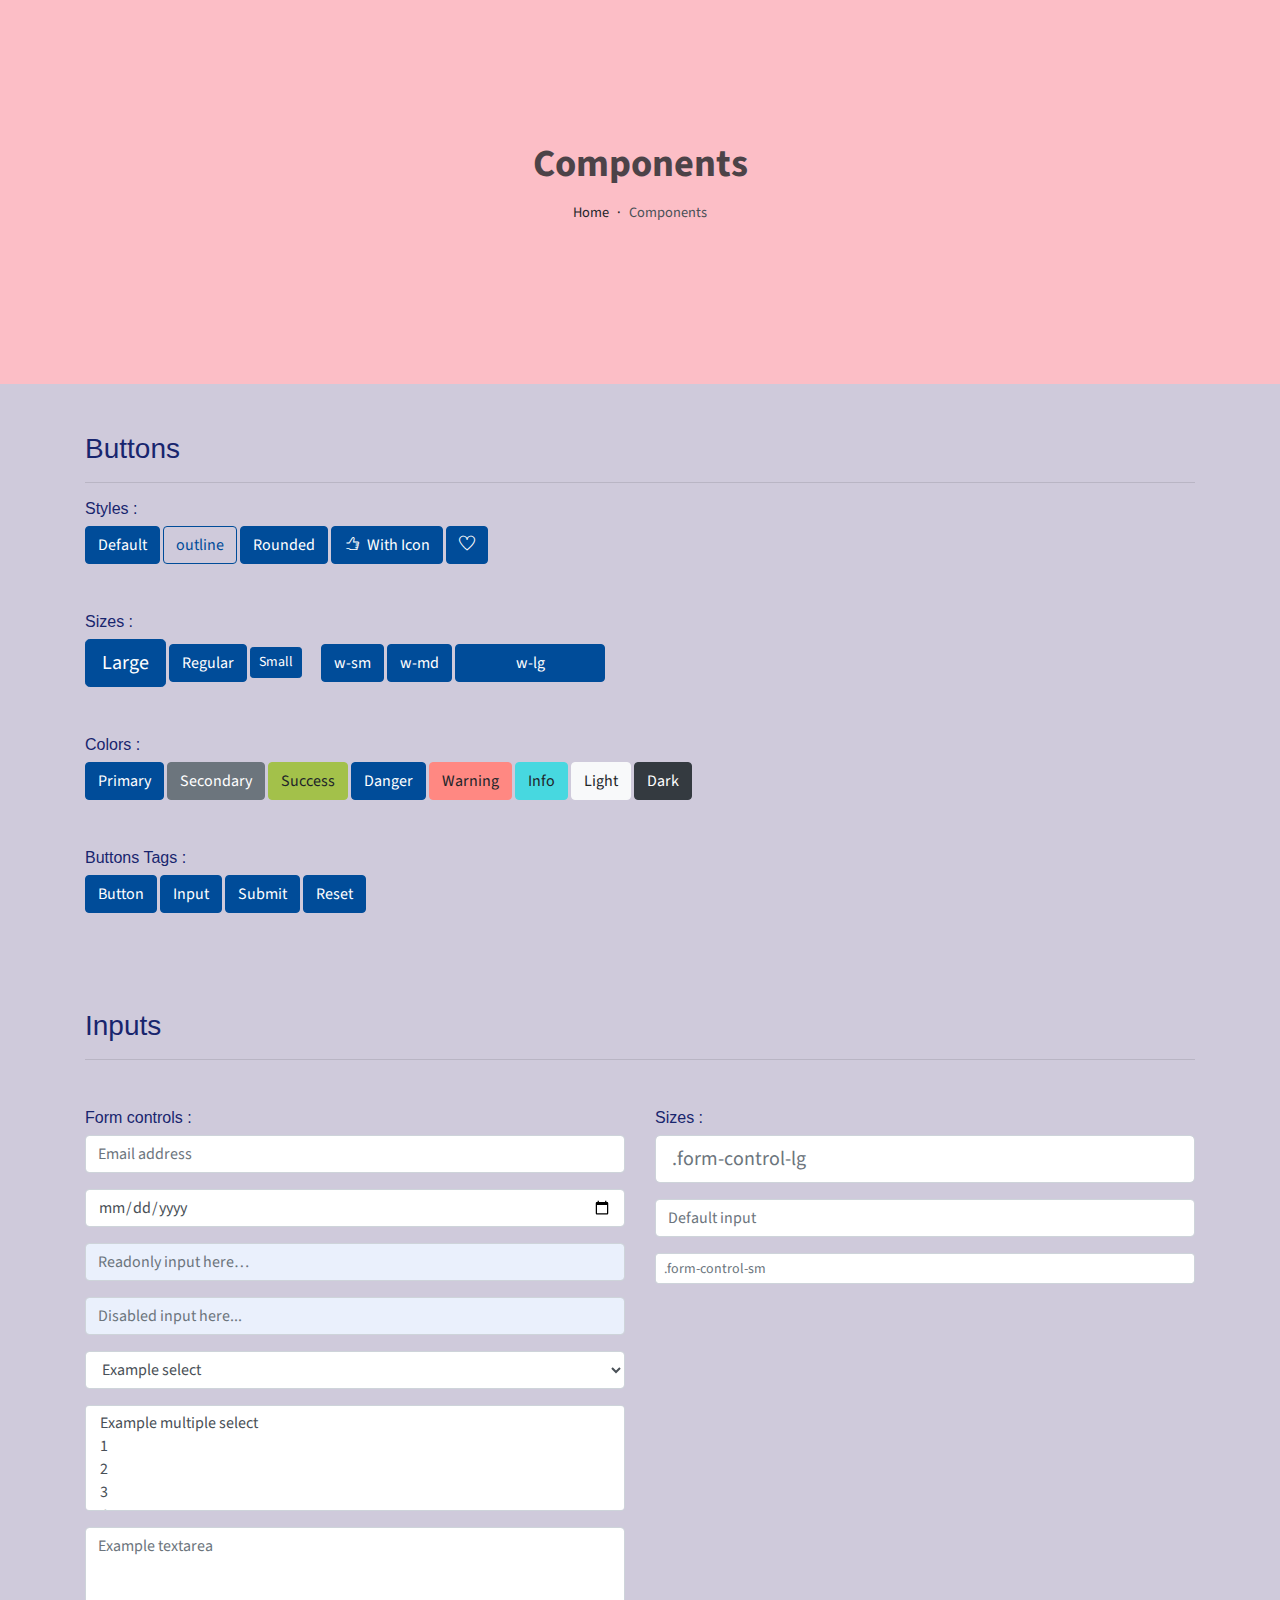
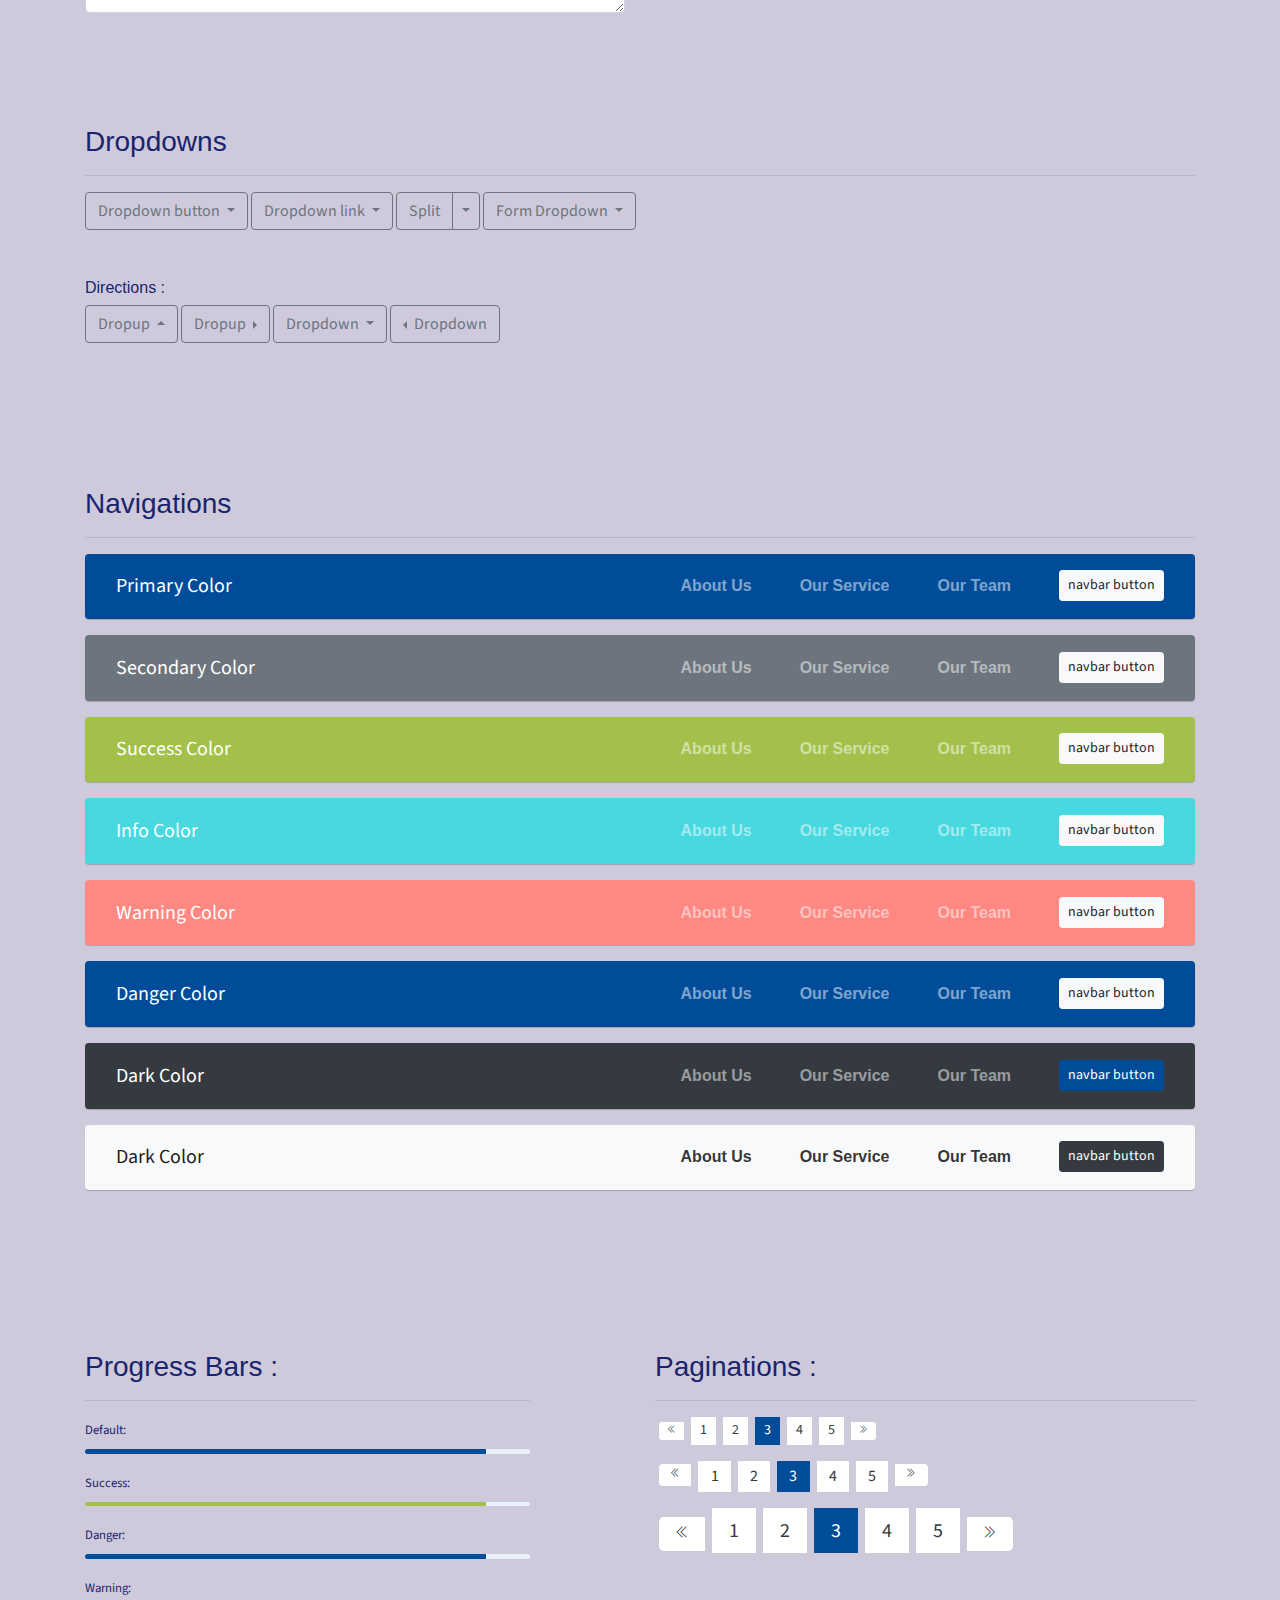
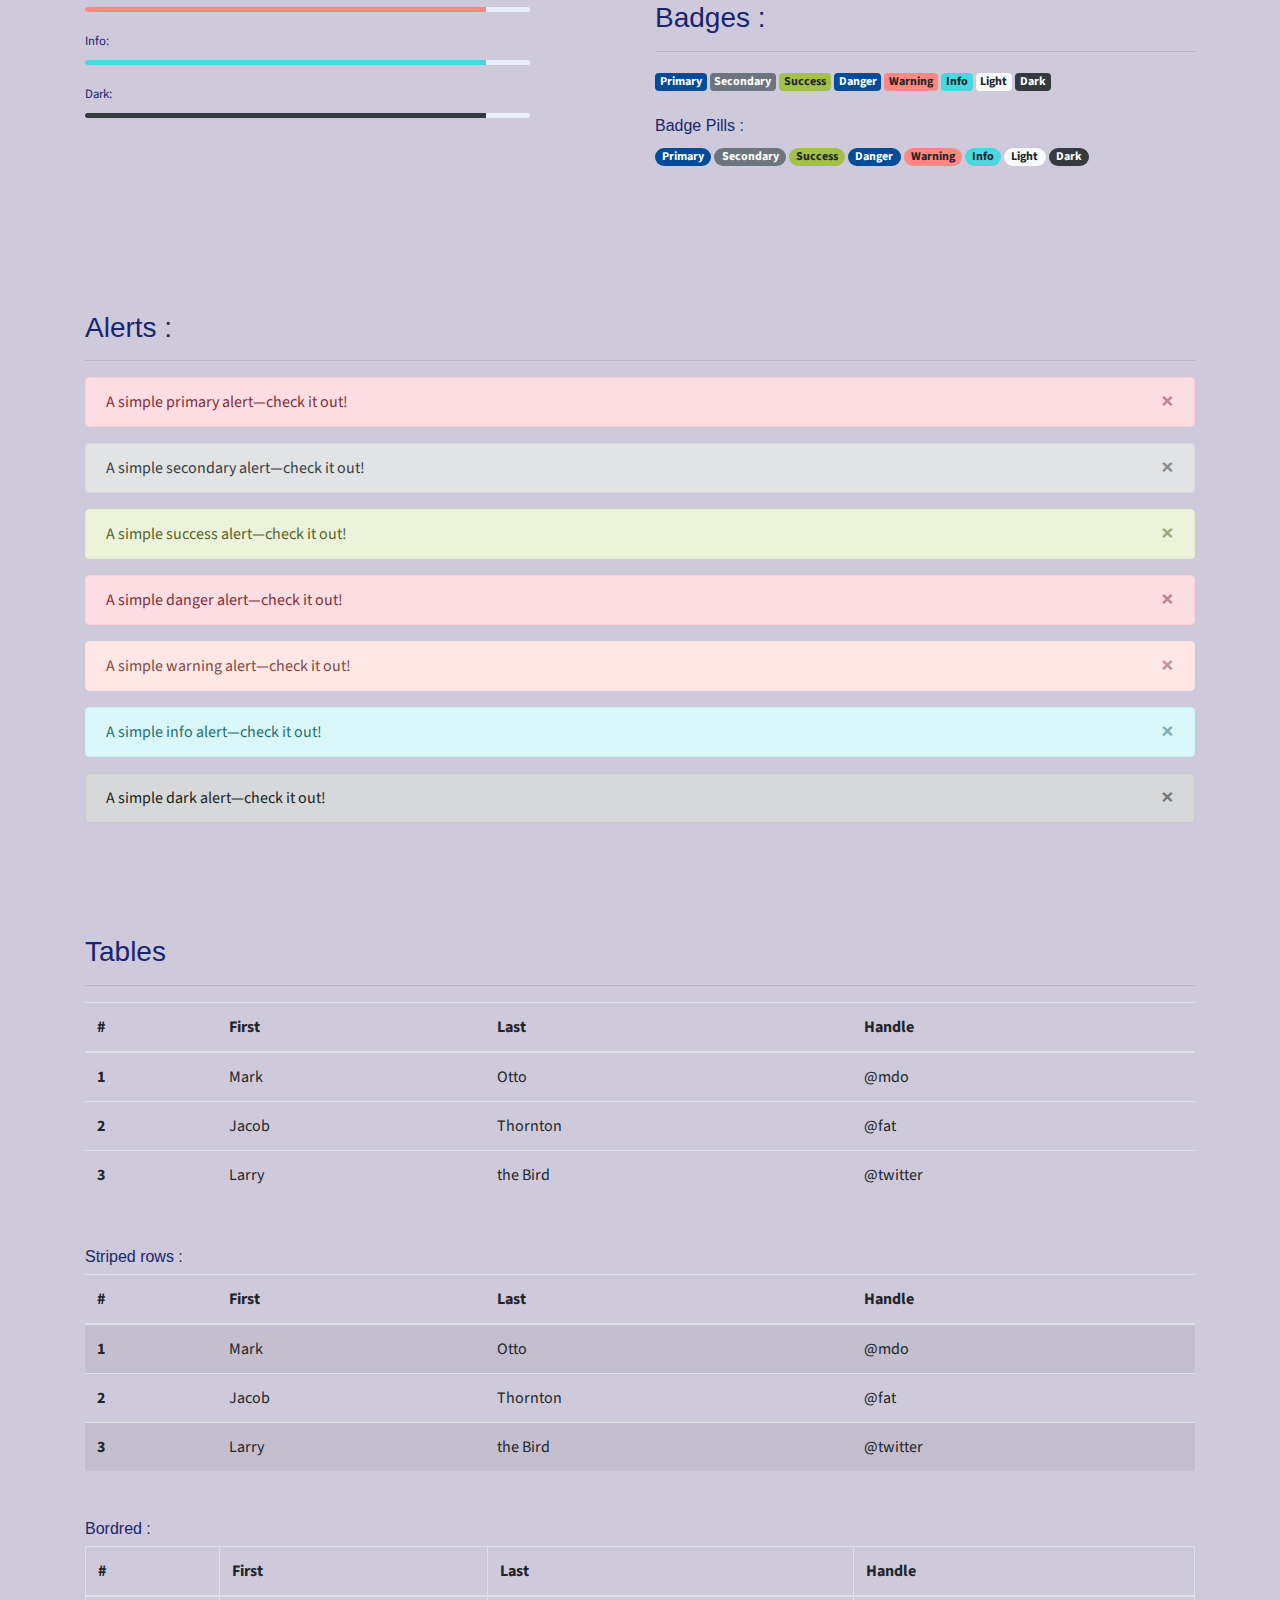
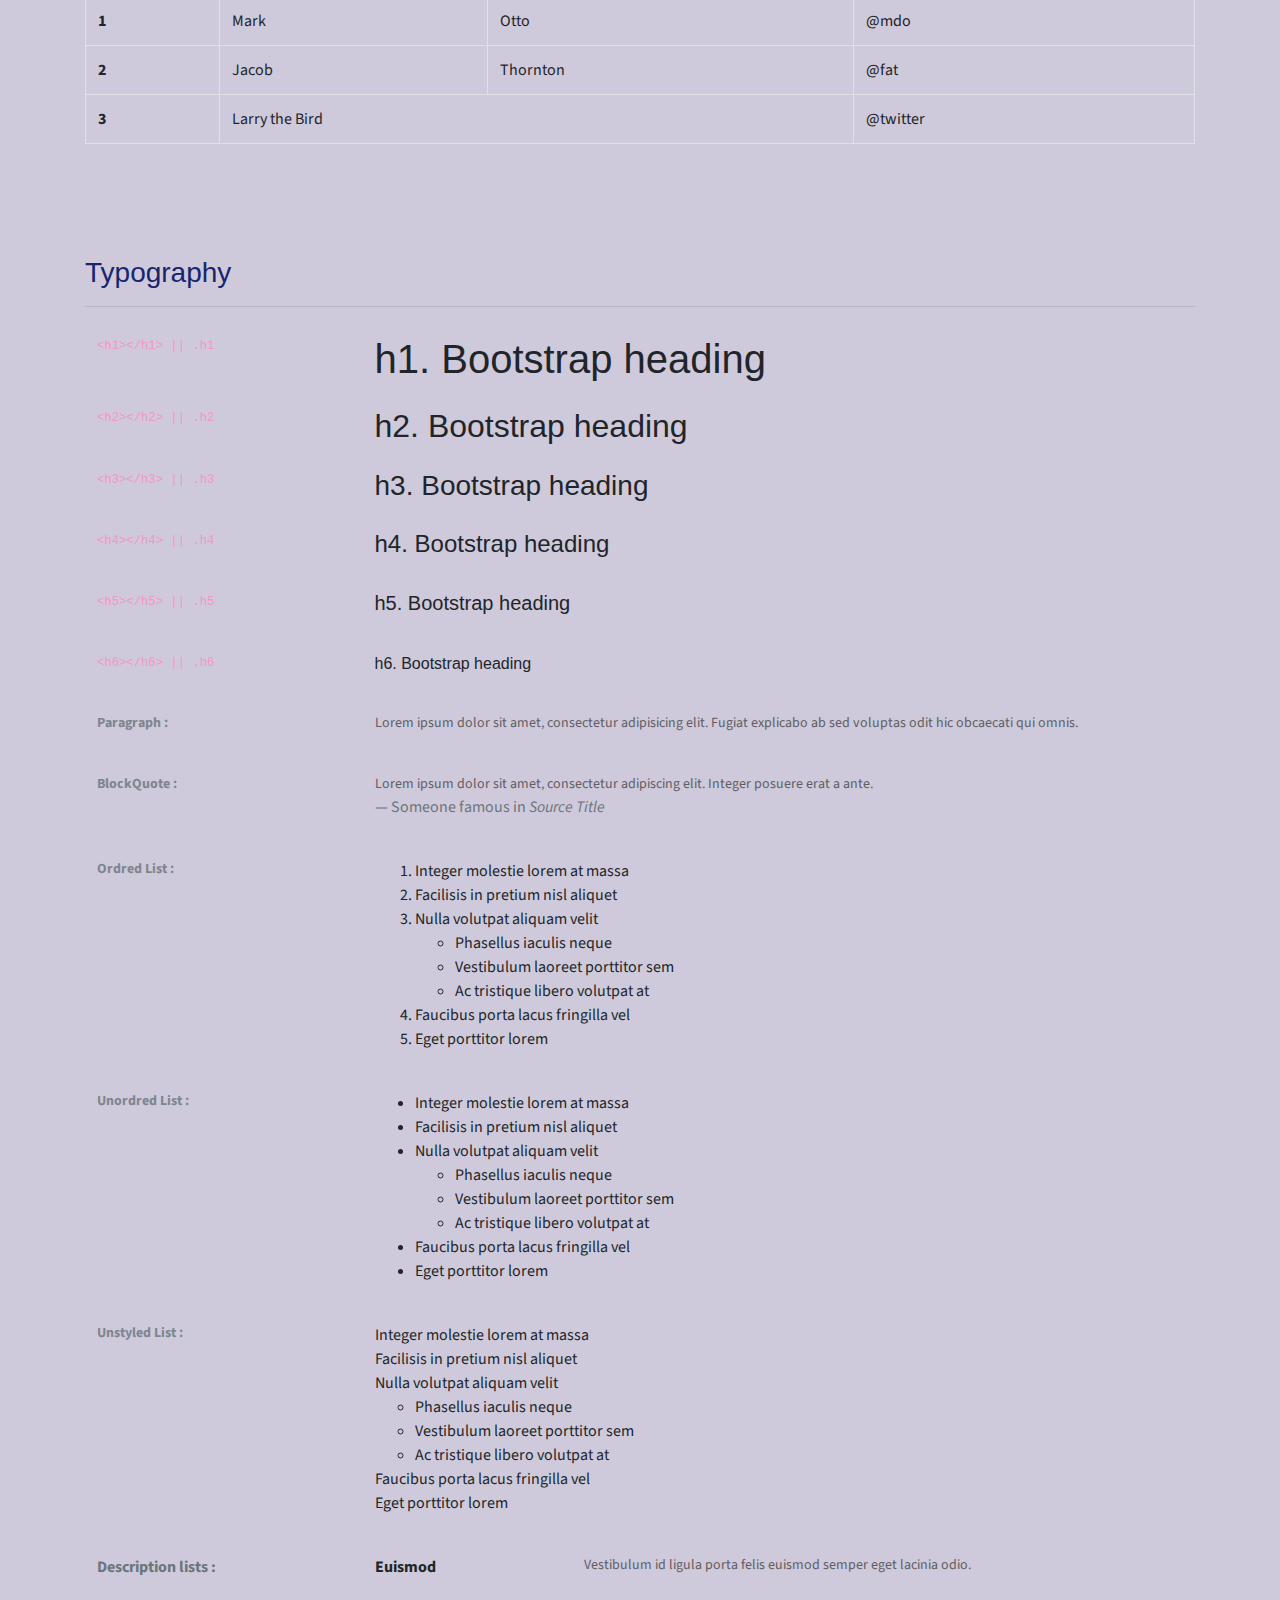
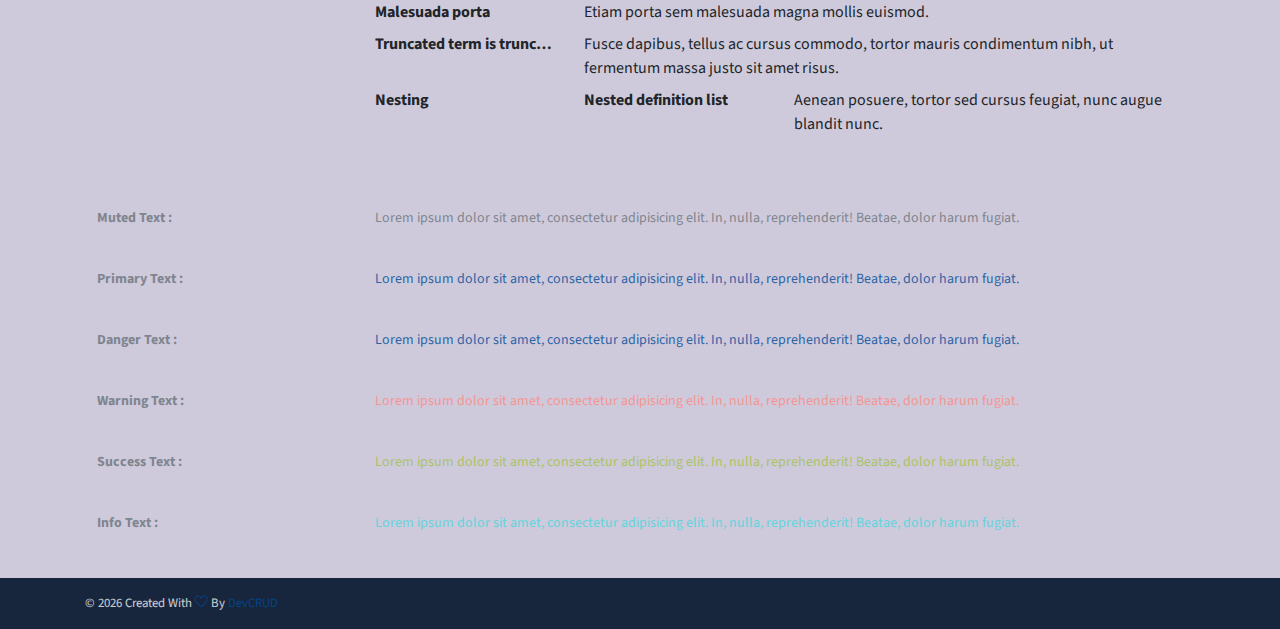
<file: components.html>
<!DOCTYPE html>
<html lang="en">
<head>
   <meta charset="utf-8">
   <meta name="viewport" content="width=device-width, initial-scale=1, shrink-to-fit=no">
   <meta name="description" content="Start your development with JohnDoe landing page.">
   <meta name="author" content="Devcrud">
   <title>JohnDoe Landing page | Components</title>
   <link rel="icon" href="assets/imgs/favicon.png" type="image/png">
   <!-- font icons -->
   <link rel="stylesheet" href="assets/vendors/themify-icons/css/themify-icons.css">
   <!-- Bootstrap + Steller  -->
   <link rel="stylesheet" href="assets/css/johndoe.css">
</head>
<body>

   <!-- Page Header -->
   <header class="header header-mini"> 
      <div class="header-title">Components</div> 
      <nav aria-label="breadcrumb">
         <ol class="breadcrumb">
            <li class="breadcrumb-item"><a href="/">Home</a></li>
            <li class="breadcrumb-item active" aria-current="page">Components</li>
         </ol>
      </nav>
   </header> <!-- End Of Page Header -->

   <!-- main content -->
   <div class="container">

      <!-- Buttons -->
      <h3 class="mt-5">Buttons</h3>
      <hr>
      <h6 class="section-secondary-title">Styles :</h6>
      <button class="btn btn-primary">Default</button>
      <button class="btn btn-outline-primary">outline</button>
      <button class="btn btn-primary rounded">Rounded</button>
      <button class="btn btn-primary rounded"><i class="ti-thumb-up pr-1"></i> With Icon</button>
      <button class="btn btn-primary circle"><i class="ti-heart"></i></button>

      <h6 class="section-secondary-title mt-5">Sizes :</h6>
      <button class="btn btn-primary btn-lg">Large</button>
      <button class="btn btn-primary ">Regular</button>
      <button class="btn btn-primary btn-sm">Small</button>
      <button class="btn btn-primary w-sm ml-3">w-sm</button>
      <button class="btn btn-primary w-md">w-md</button>
      <button class="btn btn-primary w-lg">w-lg</button>

      <h6 class="section-secondary-title mt-5">Colors :</h6>          
      <button type="button" class="btn btn-primary">Primary</button>
      <button type="button" class="btn btn-secondary">Secondary</button>
      <button type="button" class="btn btn-success">Success</button>
      <button type="button" class="btn btn-danger">Danger</button>
      <button type="button" class="btn btn-warning">Warning</button>
      <button type="button" class="btn btn-info">Info</button>
      <button type="button" class="btn btn-light">Light</button>
      <button type="button" class="btn btn-dark">Dark</button>

      <h6 class="section-secondary-title mt-5">Buttons Tags :</h6>
      <button class="btn btn-primary" type="submit">Button</button>
      <input class="btn btn-primary" type="button" value="Input">
      <input class="btn btn-primary" type="submit" value="Submit">
      <input class="btn btn-primary" type="reset" value="Reset">
      
      <!-- devider -->
      <div class="py-5"></div>

      <!-- Inputs -->
      <h3>Inputs</h3>
      <hr>
      <div class="row mt-5">
         <div class="col-md-6">
            <h6 class="section-secondary-title">Form controls :</h6>        
            <div class="form-group">
               <input type="email" class="form-control" id="exampleFormControlInput1" placeholder="Email address">
            </div>
            <div class="form-group">
               <input type="date" class="form-control" id="exampleFormControlInput1" placeholder="Date">
            </div>
            <div class="form-group">
               <input class="form-control" type="text" placeholder="Readonly input here…" readonly>
            </div>
            <div class="form-group">
               <input class="form-control" id="disabledInput" type="text" placeholder="Disabled input here..." disabled>
            </div>
            <div class="form-group">
               <select class="form-control" id="exampleFormControlSelect1">
                  <option>Example select</option>
                  <option>1</option>
                  <option>2</option>
                  <option>3</option>
                  <option>4</option>
                  <option>5</option>
               </select>
            </div>
            <div class="form-group">
               <select multiple class="form-control" id="exampleFormControlSelect2">
                  <option>Example multiple select</option>
                  <option>1</option>
                  <option>2</option>
                  <option>3</option>
                  <option>4</option>
                  <option>5</option>
               </select>
            </div>
            <div class="form-group">
               <textarea class="form-control" id="exampleFormControlTextarea1" rows="3" placeholder="Example textarea"></textarea>
            </div>
         </div>
         <div class="col-md-6">
            <h6 class="section-secondary-title">Sizes :</h6>    
            <div class="form-group">
               <input class="form-control form-control-lg" type="text" placeholder=".form-control-lg">             
            </div>
            <div class="form-group">
               <input class="form-control" type="text" placeholder="Default input">
            </div>
            <div class="form-group">
               <input class="form-control form-control-sm" type="text" placeholder=".form-control-sm"> 
            </div>
         </div>
      </div> <!-- end of inputs -->   

      <!-- devider -->
      <div class="py-5"></div>             

      <!-- Dropdowns -->
      <h3 class="components-section-title font-weight-normal">Dropdowns</h3>
      <hr>
      <div class="dropdown d-inline-block">
         <button class="btn btn-outline-secondary dropdown-toggle" type="button" id="dropdownMenuButton" data-toggle="dropdown" aria-haspopup="true" aria-expanded="false">
         Dropdown button
         </button>
         <div class="dropdown-menu" aria-labelledby="dropdownMenuButton">
         <a class="dropdown-item" href="#">Action</a>
         <a class="dropdown-item" href="#">Another action</a>
         <a class="dropdown-item" href="#">Something else here</a>
         </div>
      </div>
      <div class="dropdown d-inline-block">
         <a class="btn btn-outline-secondary dropdown-toggle" href="#" role="button" id="dropdownMenuLink" data-toggle="dropdown" aria-haspopup="true" aria-expanded="false">
            Dropdown link
         </a>
         <div class="dropdown-menu" aria-labelledby="dropdownMenuLink">
            <a class="dropdown-item" href="#">Action</a>
            <a class="dropdown-item" href="#">Another action</a>
            <a class="dropdown-item" href="#">Something else here</a>
         </div>
      </div>
      <div class="btn-group">
         <button type="button" class="btn btn-outline-secondary">Split</button>
         <button type="button" class="btn btn-outline-secondary dropdown-toggle dropdown-toggle-split" data-toggle="dropdown" aria-haspopup="true" aria-expanded="false">
         <span class="sr-only">Toggle Dropdown</span>
         </button>
         <div class="dropdown-menu">
            <a class="dropdown-item" href="#">Action</a>
            <a class="dropdown-item" href="#">Another action</a>
            <a class="dropdown-item" href="#">Something else here</a>
            <div class="dropdown-divider"></div>
            <a class="dropdown-item" href="#">Separated link</a>
         </div>
      </div>
      <div class="btn-group">
         <button class="btn btn-outline-secondary dropdown-toggle" type="button" id="dropdownMenuButton" data-toggle="dropdown" aria-haspopup="true" aria-expanded="false">
            Form Dropdown
         </button>
         <div class="dropdown-menu form">
            <form class="px-4 py-3">
               <div class="form-group">
                  <input type="email" class="form-control" id="exampleDropdownFormEmail1" placeholder="email@example.com">
               </div>
               <div class="form-group">
                  <input type="password" class="form-control" id="exampleDropdownFormPassword1" placeholder="Password">
               </div>
               <div class="form-check mb-3">
                  <input type="checkbox" class="form-check-input" id="dropdownCheck">
                  <label class="form-check-label" for="dropdownCheck">
                     Remember me
                  </label>
               </div>
               <button type="submit" class="btn btn-primary btn-block">Sign in</button>
            </form>
            <div class="dropdown-divider"></div>
            <a class="dropdown-item" href="#"><small>New around here? Sign up</small></a>
            <a class="dropdown-item" href="#"><small>Forgot password?</small></a>
         </div>
      </div>       
      <h6 class="section-secondary-title mt-5">Directions :</h6>  
      <div class="btn-group dropup">
         <button type="button" class="btn btn-outline-secondary dropdown-toggle" data-toggle="dropdown" aria-haspopup="true" aria-expanded="false">
            Dropup
         </button>
         <div class="dropdown-menu">
            <a class="dropdown-item" href="#">Action</a>
            <a class="dropdown-item" href="#">Another action</a>
            <a class="dropdown-item" href="#">Something else here</a>
            <div class="dropdown-divider"></div>
            <a class="dropdown-item" href="#">Separated link</a>
         </div>
      </div>
      <div class="btn-group dropright">
         <button type="button" class="btn btn-outline-secondary dropdown-toggle" data-toggle="dropdown" aria-haspopup="true" aria-expanded="false">
            Dropup
         </button>
         <div class="dropdown-menu">
            <a class="dropdown-item" href="#">Action</a>
            <a class="dropdown-item" href="#">Another action</a>
            <a class="dropdown-item" href="#">Something else here</a>
            <div class="dropdown-divider"></div>
            <a class="dropdown-item" href="#">Separated link</a>
         </div>
      </div>
      <div class="btn-group">
         <button type="button" class="btn btn-outline-secondary dropdown-toggle" data-toggle="dropdown" aria-haspopup="true" aria-expanded="false">
            Dropdown
         </button>
         <div class="dropdown-menu">
            <a class="dropdown-item" href="#">Action</a>
            <a class="dropdown-item" href="#">Another action</a>
            <a class="dropdown-item" href="#">Something else here</a>
            <div class="dropdown-divider"></div>
            <a class="dropdown-item" href="#">Separated link</a>
         </div>
      </div>
      <div class="btn-group dropleft">
         <button type="button" class="btn btn-outline-secondary dropdown-toggle" data-toggle="dropdown" aria-haspopup="true" aria-expanded="false">
            Dropdown
         </button>
         <div class="dropdown-menu">
            <a class="dropdown-item" href="#">Action</a>
            <a class="dropdown-item" href="#">Another action</a>
            <a class="dropdown-item" href="#">Something else here</a>
            <div class="dropdown-divider"></div>
            <a class="dropdown-item" href="#">Separated link</a>
         </div>
      </div> <!-- end of Dropdowns -->  

      <!-- devider -->
      <div class="py-5"></div>   

      <!-- navbars -->
      <h3 class="components-section-title font-weight-normal mt-5">Navigations</h3>
      <hr>
      <nav class="navbar navbar-expand-sm navbar-dark bg-primary rounded shadow mb-3">
         <div class="container">
            <a class="navbar-brand" href="#">Primary Color</a>
            <button class="navbar-toggler ml-auto" type="button" data-toggle="collapse" data-target="#navbarSupportedContent" aria-controls="navbarSupportedContent" aria-expanded="false" aria-label="Toggle navigation">
            <span class="navbar-toggler-icon"></span>
            </button>
            <div class="collapse navbar-collapse" id="navbarSupportedContent">
               <ul class="navbar-nav ml-auto"> 
                  <li class="nav-item">
                     <a class="nav-link" href="#about">About Us</a>
                  </li>
                  <li class="nav-item">
                     <a class="nav-link" href="#service">Our Service</a>
                  </li>
                  <li class="nav-item">
                     <a class="nav-link" href="#team">Our Team</a>
                  </li>
                  <li class="nav-item">
                     <a href="#book-table" class="ml-4 mt-1 btn btn-light btn-sm">navbar button</a>
                  </li>
               </ul>                       
            </div>
         </div>
      </nav>
      <nav class="navbar navbar-expand-sm navbar-dark bg-secondary rounded shadow mb-3">
         <div class="container">
            <a class="navbar-brand" href="#">Secondary Color</a>
            <button class="navbar-toggler ml-auto" type="button" data-toggle="collapse" data-target="#navbarSupportedContent" aria-controls="navbarSupportedContent" aria-expanded="false" aria-label="Toggle navigation">
            <span class="navbar-toggler-icon"></span>
            </button>
            <div class="collapse navbar-collapse" id="navbarSupportedContent">
               <ul class="navbar-nav ml-auto"> 
                  <li class="nav-item">
                     <a class="nav-link" href="#about">About Us</a>
                  </li>
                  <li class="nav-item">
                     <a class="nav-link" href="#service">Our Service</a>
                  </li>
                  <li class="nav-item">
                     <a class="nav-link" href="#team">Our Team</a>
                  </li>
                  <li class="nav-item">
                     <a href="#book-table" class="ml-4 mt-1 btn btn-light btn-sm">navbar button</a>
                  </li>
               </ul>                       
            </div>
         </div>
      </nav>
      <nav class="navbar navbar-expand-sm navbar-dark bg-success rounded shadow mb-3">
         <div class="container">
            <a class="navbar-brand" href="#">Success Color</a>
            <button class="navbar-toggler ml-auto" type="button" data-toggle="collapse" data-target="#navbarSupportedContent" aria-controls="navbarSupportedContent" aria-expanded="false" aria-label="Toggle navigation">
            <span class="navbar-toggler-icon"></span>
            </button>
            <div class="collapse navbar-collapse" id="navbarSupportedContent">
               <ul class="navbar-nav ml-auto"> 
                  <li class="nav-item">
                     <a class="nav-link" href="#about">About Us</a>
                  </li>
                  <li class="nav-item">
                     <a class="nav-link" href="#service">Our Service</a>
                  </li>
                  <li class="nav-item">
                     <a class="nav-link" href="#team">Our Team</a>
                  </li>
                  <li class="nav-item">
                     <a href="#book-table" class="ml-4 mt-1 btn btn-light btn-sm">navbar button</a>
                  </li>
               </ul>                       
            </div>
         </div>
      </nav>
      <nav class="navbar navbar-expand-sm navbar-dark bg-info rounded shadow mb-3">
         <div class="container">
            <a class="navbar-brand" href="#">Info Color</a>
            <button class="navbar-toggler ml-auto" type="button" data-toggle="collapse" data-target="#navbarSupportedContent" aria-controls="navbarSupportedContent" aria-expanded="false" aria-label="Toggle navigation">
            <span class="navbar-toggler-icon"></span>
            </button>
            <div class="collapse navbar-collapse" id="navbarSupportedContent">
               <ul class="navbar-nav ml-auto"> 
                  <li class="nav-item">
                     <a class="nav-link" href="#about">About Us</a>
                  </li>
                  <li class="nav-item">
                     <a class="nav-link" href="#service">Our Service</a>
                  </li>
                  <li class="nav-item">
                     <a class="nav-link" href="#team">Our Team</a>
                  </li>
                  <li class="nav-item">
                     <a href="#book-table" class="ml-4 mt-1 btn btn-light btn-sm">navbar button</a>
                  </li>
               </ul>                       
            </div>
         </div>
      </nav>
      <nav class="navbar navbar-expand-sm navbar-dark bg-warning rounded shadow mb-3">
         <div class="container">
            <a class="navbar-brand" href="#">Warning Color</a>
            <button class="navbar-toggler ml-auto" type="button" data-toggle="collapse" data-target="#navbarSupportedContent" aria-controls="navbarSupportedContent" aria-expanded="false" aria-label="Toggle navigation">
            <span class="navbar-toggler-icon"></span>
            </button>
            <div class="collapse navbar-collapse" id="navbarSupportedContent">
               <ul class="navbar-nav ml-auto"> 
                  <li class="nav-item">
                     <a class="nav-link" href="#about">About Us</a>
                  </li>
                  <li class="nav-item">
                     <a class="nav-link" href="#service">Our Service</a>
                  </li>
                  <li class="nav-item">
                     <a class="nav-link" href="#team">Our Team</a>
                  </li>
                  <li class="nav-item">
                     <a href="#book-table" class="ml-4 mt-1 btn btn-light btn-sm">navbar button</a>
                  </li>
               </ul>                       
            </div>
         </div>
      </nav>
      <nav class="navbar navbar-expand-sm navbar-dark bg-danger rounded shadow mb-3">
         <div class="container">
            <a class="navbar-brand" href="#">Danger Color</a>
            <button class="navbar-toggler ml-auto" type="button" data-toggle="collapse" data-target="#navbarSupportedContent" aria-controls="navbarSupportedContent" aria-expanded="false" aria-label="Toggle navigation">
            <span class="navbar-toggler-icon"></span>
            </button>
            <div class="collapse navbar-collapse" id="navbarSupportedContent">
               <ul class="navbar-nav ml-auto"> 
                  <li class="nav-item">
                     <a class="nav-link" href="#about">About Us</a>
                  </li>
                  <li class="nav-item">
                     <a class="nav-link" href="#service">Our Service</a>
                  </li>
                  <li class="nav-item">
                     <a class="nav-link" href="#team">Our Team</a>
                  </li>
                  <li class="nav-item">
                     <a href="#book-table" class="ml-4 mt-1 btn btn-light btn-sm">navbar button</a>
                  </li>
               </ul>                       
            </div>
         </div>
      </nav>
      <nav class="navbar navbar-expand-sm navbar-dark bg-dark rounded shadow mb-3">
         <div class="container">
            <a class="navbar-brand" href="#">Dark Color</a>
            <button class="navbar-toggler ml-auto" type="button" data-toggle="collapse" data-target="#navbarSupportedContent" aria-controls="navbarSupportedContent" aria-expanded="false" aria-label="Toggle navigation">
            <span class="navbar-toggler-icon"></span>
            </button>
            <div class="collapse navbar-collapse" id="navbarSupportedContent">
               <ul class="navbar-nav ml-auto"> 
                  <li class="nav-item">
                     <a class="nav-link" href="#about">About Us</a>
                  </li>
                  <li class="nav-item">
                     <a class="nav-link" href="#service">Our Service</a>
                  </li>
                  <li class="nav-item">
                     <a class="nav-link" href="#team">Our Team</a>
                  </li>
                  <li class="nav-item">
                     <a href="#book-table" class="ml-4 mt-1 btn btn-primary btn-sm">navbar button</a>
                  </li>
               </ul>                       
            </div>
         </div>
      </nav>
      <nav class="navbar navbar-expand-sm navbar-light bg-light rounded shadow mb-3">
         <div class="container">
            <a class="navbar-brand" href="#">Dark Color</a>
            <button class="navbar-toggler ml-auto" type="button" data-toggle="collapse" data-target="#navbarSupportedContent" aria-controls="navbarSupportedContent" aria-expanded="false" aria-label="Toggle navigation">
            <span class="navbar-toggler-icon"></span>
            </button>
            <div class="collapse navbar-collapse" id="navbarSupportedContent">
               <ul class="navbar-nav ml-auto"> 
                  <li class="nav-item">
                     <a class="nav-link" href="#about">About Us</a>
                  </li>
                  <li class="nav-item">
                     <a class="nav-link" href="#service">Our Service</a>
                  </li>
                  <li class="nav-item">
                     <a class="nav-link" href="#team">Our Team</a>
                  </li>
                  <li class="nav-item">
                     <a href="#book-table" class="ml-4 mt-1 btn btn-dark btn-sm">navbar button</a>
                  </li>
               </ul>                       
            </div>
         </div>
      </nav>
      <!-- End of navbars -->

      <!-- devider -->
      <div class="py-5"></div>   
      
      <!-- progress bars -->
      <div class="row justify-content-between">
         <div class="col-md-5">
            <h3 class="components-section-title font-weight-normal mt-5">Progress Bars :</h3>
            <hr>
            <small>Default: </small>
            <div class="progress mt-2 mb-3">
               <div class="progress-bar" role="progressbar" style="width: 90%" aria-valuenow="25" aria-valuemin="0" aria-valuemax="100"></div>
            </div>
            <small>Success:</small>
            <div class="progress mt-2 mb-3">
               <div class="progress-bar bg-success" role="progressbar" style="width: 90%" aria-valuenow="25" aria-valuemin="0" aria-valuemax="100"></div>
            </div>
            <small>Danger:</small>
            <div class="progress mt-2 mb-3">
               <div class="progress-bar bg-danger" role="progressbar" style="width: 90%" aria-valuenow="25" aria-valuemin="0" aria-valuemax="100"></div>
            </div>
            <small>Warning:</small>
            <div class="progress mt-2 mb-3">
               <div class="progress-bar bg-warning" role="progressbar" style="width: 90%" aria-valuenow="25" aria-valuemin="0" aria-valuemax="100"></div>
            </div>
            <small>Info:</small>
            <div class="progress mt-2 mb-3">
               <div class="progress-bar bg-info" role="progressbar" style="width: 90%" aria-valuenow="25" aria-valuemin="0" aria-valuemax="100"></div>
            </div>
            <small>Dark:</small>
            <div class="progress mt-2 mb-3">
               <div class="progress-bar bg-dark" role="progressbar" style="width: 90%" aria-valuenow="25" aria-valuemin="0" aria-valuemax="100"></div>
            </div>
         </div>
         <div class="col-md-6">
            <h3 class="components-section-title font-weight-normal mt-5">Paginations :</h3>
            <hr>
            <nav aria-label="Page navigation example">
               <ul class="pagination pagination-sm">
                  <li class="page-item"><a class="page-link" href="#"><i class="ti-angle-double-left"></i></a></li>
                  <li class="page-item"><a class="page-link" href="#">1</a></li>
                  <li class="page-item"><a class="page-link" href="#">2</a></li>
                  <li class="page-item active"><a class="page-link" href="#">3</a></li>
                  <li class="page-item"><a class="page-link" href="#">4</a></li>
                  <li class="page-item"><a class="page-link" href="#">5</a></li>
                  <li class="page-item"><a class="page-link" href="#"><i class="ti-angle-double-right"></i></a></li>
               </ul>
            </nav>
            <nav aria-label="Page navigation example">
               <ul class="pagination">
               <li class="page-item"><a class="page-link" href="#"><i class="ti-angle-double-left"></i></a></li>
                  <li class="page-item"><a class="page-link" href="#">1</a></li>
                  <li class="page-item"><a class="page-link" href="#">2</a></li>
                  <li class="page-item active"><a class="page-link" href="#">3</a></li>
                  <li class="page-item"><a class="page-link" href="#">4</a></li>
                  <li class="page-item"><a class="page-link" href="#">5</a></li>
                  <li class="page-item"><a class="page-link" href="#"><i class="ti-angle-double-right"></i></a></li>
               </ul>
            </nav>
            <nav aria-label="Page navigation example">
               <ul class="pagination pagination-lg">
                  <li class="page-item"><a class="page-link" href="#"><i class="ti-angle-double-left"></i></a></li>
                  <li class="page-item"><a class="page-link" href="#">1</a></li>
                  <li class="page-item"><a class="page-link" href="#">2</a></li>
                  <li class="page-item active"><a class="page-link" href="#">3</a></li>
                  <li class="page-item"><a class="page-link" href="#">4</a></li>
                  <li class="page-item"><a class="page-link" href="#">5</a></li>
                  <li class="page-item"><a class="page-link" href="#"><i class="ti-angle-double-right"></i></a></li>
               </ul>
            </nav>

            <!-- Badges -->
            <h3 class="components-section-title font-weight-normal mt-5">Badges :</h3>
            <hr>
            <span class="badge badge-primary">Primary</span>
            <span class="badge badge-secondary">Secondary</span>
            <span class="badge badge-success">Success</span>
            <span class="badge badge-danger">Danger</span>
            <span class="badge badge-warning">Warning</span>
            <span class="badge badge-info">Info</span>
            <span class="badge badge-light">Light</span>
            <span class="badge badge-dark">Dark</span>
            <h6 class="section-secondary-title mt-4 mb-2">Badge Pills :</h6>
            <span class="badge badge-pill badge-primary">Primary</span>
            <span class="badge badge-pill badge-secondary">Secondary</span>
            <span class="badge badge-pill badge-success">Success</span>
            <span class="badge badge-pill badge-danger">Danger</span>
            <span class="badge badge-pill badge-warning">Warning</span>
            <span class="badge badge-pill badge-info">Info</span>
            <span class="badge badge-pill badge-light">Light</span>
            <span class="badge badge-pill badge-dark">Dark</span>
         </div>
      </div> <!-- End of Progress bars -->

      <!-- devider -->
      <div class="py-5"></div>  

      <!-- Alerts -->
      <h3 class="components-section-title font-weight-normal mt-5">Alerts :</h3>
      <hr>
      <div class="alert alert-primary alert-dismissible fade show" role="alert">
         A simple primary alert—check it out!
         <button type="button" class="close" data-dismiss="alert" aria-label="Close">
            <span aria-hidden="true">&times;</span>
         </button>
      </div>
      <div class="alert alert-secondary alert-dismissible fade show" role="alert">
         A simple secondary alert—check it out!
         <button type="button" class="close" data-dismiss="alert" aria-label="Close">
            <span aria-hidden="true">&times;</span>
         </button>
      </div>
      <div class="alert alert-success alert-dismissible fade show" role="alert">
         A simple success alert—check it out!
         <button type="button" class="close" data-dismiss="alert" aria-label="Close">
            <span aria-hidden="true">&times;</span>
         </button>
      </div>
      <div class="alert alert-danger alert-dismissible fade show" role="alert">
         A simple danger alert—check it out!
         <button type="button" class="close" data-dismiss="alert" aria-label="Close">
            <span aria-hidden="true">&times;</span>
         </button>
      </div>
      <div class="alert alert-warning alert-dismissible fade show" role="alert">
         A simple warning alert—check it out!
         <button type="button" class="close" data-dismiss="alert" aria-label="Close">
            <span aria-hidden="true">&times;</span>
         </button>
      </div>
      <div class="alert alert-info alert-dismissible fade show" role="alert">
         A simple info alert—check it out!
         <button type="button" class="close" data-dismiss="alert" aria-label="Close">
            <span aria-hidden="true">&times;</span>
         </button>
      </div>
      <div class="alert alert-dark alert-dismissible fade show" role="alert">
         A simple dark alert—check it out!
         <button type="button" class="close" data-dismiss="alert" aria-label="Close">
            <span aria-hidden="true">&times;</span>
         </button>
      </div>
      <!-- end of alerts -->

      <!-- devider -->
      <div class="py-5"></div> 
   
      <!-- tables -->
      <h3 class="components-section-title">Tables</h3>
      <hr>
      <table class="table">
         <thead>
            <tr>
               <th scope="col">#</th>
               <th scope="col">First</th>
               <th scope="col">Last</th>
               <th scope="col">Handle</th>
            </tr>
         </thead>
         <tbody>
            <tr>
               <th scope="row">1</th>
               <td>Mark</td>
               <td>Otto</td>
               <td>@mdo</td>
            </tr>
            <tr>
               <th scope="row">2</th>
               <td>Jacob</td>
               <td>Thornton</td>
               <td>@fat</td>
            </tr>
            <tr>
               <th scope="row">3</th>
               <td>Larry</td>
               <td>the Bird</td>
               <td>@twitter</td>
            </tr>
         </tbody>
      </table>

      <h6 class="section-secondary-title mt-5">Striped rows :</h6>
      <table class="table table-striped">
         <thead>
            <tr>
               <th scope="col">#</th>
               <th scope="col">First</th>
               <th scope="col">Last</th>
               <th scope="col">Handle</th>
            </tr>
         </thead>
         <tbody>
            <tr>
               <th scope="row">1</th>
               <td>Mark</td>
               <td>Otto</td>
               <td>@mdo</td>
            </tr>
            <tr>
               <th scope="row">2</th>
               <td>Jacob</td>
               <td>Thornton</td>
               <td>@fat</td>
            </tr>
            <tr>
               <th scope="row">3</th>
               <td>Larry</td>
               <td>the Bird</td>
               <td>@twitter</td>
            </tr>
         </tbody>
      </table>

      <h6 class="section-secondary-title mt-5">Bordred :</h6>
      <table class="table table-bordered">
         <thead>
            <tr>
               <th scope="col">#</th>
               <th scope="col">First</th>
               <th scope="col">Last</th>
               <th scope="col">Handle</th>
            </tr>
         </thead>
         <tbody>
            <tr>
               <th scope="row">1</th>
               <td>Mark</td>
               <td>Otto</td>
               <td>@mdo</td>
            </tr>
            <tr>
               <th scope="row">2</th>
               <td>Jacob</td>
               <td>Thornton</td>
               <td>@fat</td>
            </tr>
            <tr>
               <th scope="row">3</th>
               <td colspan="2">Larry the Bird</td>
               <td>@twitter</td>
            </tr>
         </tbody>
      </table>
      <!-- end of tables -->

      <!-- devider -->
      <div class="py-5"></div> 

      <!-- typography -->
      <h3 class="components-section-title">Typography</h3>
      <hr>
     
      <table class="table table-borderless v-align-center">
         <tbody>
            <tr>
               <td>
                  <p><code class="highlighter-rouge">&lt;h1&gt;&lt;/h1&gt; || .h1</code></p>
               </td>
               <td class="w-75"><span class="h1">h1. Bootstrap heading</span></td>
            </tr>
            <tr>
               <td>
                  <p><code class="highlighter-rouge">&lt;h2&gt;&lt;/h2&gt; || .h2</code></p>
               </td>
               <td><span class="h2">h2. Bootstrap heading</span></td>
            </tr>
            <tr>
               <td>
                  <p><code class="highlighter-rouge">&lt;h3&gt;&lt;/h3&gt; || .h3</code></p>
               </td>
               <td><span class="h3">h3. Bootstrap heading</span></td>
            </tr>
            <tr>
               <td>
                  <p><code class="highlighter-rouge">&lt;h4&gt;&lt;/h4&gt; || .h4</code></p>
               </td>
               <td><span class="h4">h4. Bootstrap heading</span></td>
            </tr>
            <tr>
               <td>
                  <p><code class="highlighter-rouge">&lt;h5&gt;&lt;/h5&gt; || .h5</code></p>
               </td>
               <td><span class="h5">h5. Bootstrap heading</span></td>
            </tr>
            <tr>
               <td>
                  <p><code class="highlighter-rouge">&lt;h6&gt;&lt;/h6&gt; || .h6</code></p>
               </td>
               <td><span class="h6">h6. Bootstrap heading</span></td>
            </tr>
            <tr>
               <td>
                  <p class="font-weight-bold text-muted">Paragraph :</p>
               </td>
               <td><p>Lorem ipsum dolor sit amet, consectetur adipisicing elit. Fugiat explicabo ab sed voluptas odit hic obcaecati qui omnis.</p></td>
            </tr>
            <tr>
               <td>
                  <p class="font-weight-bold text-muted">BlockQuote :</p>
               </td>
               <td>
                  <blockquote class="blockquote">
                     <p class="mb-0">Lorem ipsum dolor sit amet, consectetur adipiscing elit. Integer posuere erat a ante.</p>
                     <footer class="blockquote-footer">Someone famous in <cite title="Source Title">Source Title</cite></footer>
                  </blockquote>
               </td>
            </tr>

            
            <tr>
               <td><p class="font-weight-bold text-muted">Ordred List :</p></td>
               <td>
                  <ol>
                     <li>Integer molestie lorem at massa</li>
                     <li>Facilisis in pretium nisl aliquet</li>
                     <li>Nulla volutpat aliquam velit
                        <ul>
                           <li>Phasellus iaculis neque</li>
                           <li>Vestibulum laoreet porttitor sem</li>
                           <li>Ac tristique libero volutpat at</li>
                        </ul>
                     </li>
                     <li>Faucibus porta lacus fringilla vel</li>
                     <li>Eget porttitor lorem</li>
                  </ol>
               </td>
            </tr>
            <tr>
               <td><p class="font-weight-bold text-muted">Unordred List :</p></td>
               <td>
                  <ul >
                     <li>Integer molestie lorem at massa</li>
                     <li>Facilisis in pretium nisl aliquet</li>
                     <li>Nulla volutpat aliquam velit
                        <ul>
                           <li>Phasellus iaculis neque</li>
                           <li>Vestibulum laoreet porttitor sem</li>
                           <li>Ac tristique libero volutpat at</li>
                        </ul>
                     </li>
                     <li>Faucibus porta lacus fringilla vel</li>
                     <li>Eget porttitor lorem</li>
                  </ul>
               </td>
            </tr>
            <tr>
               <td><p class="font-weight-bold text-muted">Unstyled List :</p></td>
               <td>
                  <ul class="list-unstyled">
                     <li>Integer molestie lorem at massa</li>
                     <li>Facilisis in pretium nisl aliquet</li>
                     <li>Nulla volutpat aliquam velit
                        <ul>
                           <li>Phasellus iaculis neque</li>
                           <li>Vestibulum laoreet porttitor sem</li>
                           <li>Ac tristique libero volutpat at</li>
                        </ul>
                     </li>
                     <li>Faucibus porta lacus fringilla vel</li>
                     <li>Eget porttitor lorem</li>
                  </ul>
               </td>
            </tr>
            <tr>
               <td class="font-weight-bold text-muted">Description lists : </td>
               <td>
                  <dl class="row">
                     <dt class="col-sm-3">Euismod</dt>
                     <dd class="col-sm-9">
                        <p>Vestibulum id ligula porta felis euismod semper eget lacinia odio.</p>
                     </dd>

                     <dt class="col-sm-3">Malesuada porta</dt>
                     <dd class="col-sm-9">Etiam porta sem malesuada magna mollis euismod.</dd>

                     <dt class="col-sm-3 text-truncate">Truncated term is truncated</dt>
                     <dd class="col-sm-9">Fusce dapibus, tellus ac cursus commodo, tortor mauris condimentum nibh, ut fermentum massa justo sit amet risus.</dd>

                     <dt class="col-sm-3">Nesting</dt>
                     <dd class="col-sm-9">
                        <dl class="row">
                           <dt class="col-sm-4">Nested definition list</dt>
                           <dd class="col-sm-8">Aenean posuere, tortor sed cursus feugiat, nunc augue blandit nunc.</dd>
                        </dl>
                     </dd>
                  </dl>
               </td>
            </tr>
            <tr>
               <td>
                  <p class="font-weight-bold text-muted">Muted Text :</p>
               </td>
               <td>
                  <p class="text-muted">Lorem ipsum dolor sit amet, consectetur adipisicing elit. In, nulla, reprehenderit! Beatae, dolor harum fugiat.</p>
               </td>
            </tr>
            <tr>
               <td>
                  <p class="font-weight-bold text-muted">Primary Text :</p>
               </td>
               <td>
                  <p class="text-primary">Lorem ipsum dolor sit amet, consectetur adipisicing elit. In, nulla, reprehenderit! Beatae, dolor harum fugiat.</p>
               </td>
            </tr>
            <tr>
               <td>
                  <p class="font-weight-bold text-muted">Danger Text :</p>
               </td>
               <td>
                  <p class="text-danger">Lorem ipsum dolor sit amet, consectetur adipisicing elit. In, nulla, reprehenderit! Beatae, dolor harum fugiat.</p>
               </td>
            </tr>
            <tr>
               <td>
                  <p class="font-weight-bold text-muted">Warning Text :</p>
               </td>
               <td>
                  <p class="text-warning">Lorem ipsum dolor sit amet, consectetur adipisicing elit. In, nulla, reprehenderit! Beatae, dolor harum fugiat.</p>
               </td>
            </tr>
            <tr>
               <td>
                  <p class="font-weight-bold text-muted">Success Text :</p>
               </td>
               <td>
                  <p class="text-success">Lorem ipsum dolor sit amet, consectetur adipisicing elit. In, nulla, reprehenderit! Beatae, dolor harum fugiat.</p>
               </td>
            </tr>
            <tr>
               <td>
                  <p class="font-weight-bold text-muted">Info Text :</p>
               </td>
               <td>
                  <p class="text-info">Lorem ipsum dolor sit amet, consectetur adipisicing elit. In, nulla, reprehenderit! Beatae, dolor harum fugiat.</p>
               </td>
            </tr>
         </tbody>
      </table>
   </div>
   <!-- end of typography -->

   <!-- Page Footer -->
   <footer class="footer py-3">
        <div class="container">
            <p class="small mb-0 text-light">
                &copy; <script>document.write(new Date().getFullYear())</script> Created With <i class="ti-heart text-danger"></i> By <a href="http://devcrud.com" target="_blank"><span class="text-danger" title="Bootstrap 4 Themes and Dashboards">DevCRUD</span></a> 
            </p>
        </div>
    </footer>
   <!-- End of Page Footer -->  
   
   <!-- core  -->
   <script src="assets/vendors/jquery/jquery-3.4.1.js"></script>
   <script src="assets/vendors/bootstrap/bootstrap.bundle.js"></script>

</body>
</html>
</file>
<file: assets/vendors/themify-icons/css/themify-icons.css>
@font-face {
	font-family: 'themify';
	src:url("../fonts/themify.eot?-fvbane");
	src:url("../fonts/themify.eot?#iefix-fvbane") format("embedded-opentype"),
		url("../fonts/themify.woff?-fvbane") format("woff"),
		url("../fonts/themify.ttf?-fvbane") format("truetype"),
		url("../fonts/themify.svg?-fvbane#themify") format("svg");
	font-weight: normal;
	font-style: normal;
}

[class^="ti-"], [class*=" ti-"] {
	font-family: 'themify';
	speak: none;
	font-style: normal;
	font-weight: normal;
	font-variant: normal;
	text-transform: none;
	line-height: 1;

	/* Better Font Rendering =========== */
	-webkit-font-smoothing: antialiased;
	-moz-osx-font-smoothing: grayscale;
}

.ti-wand:before {
	content: "\e600";
}
.ti-volume:before {
	content: "\e601";
}
.ti-user:before {
	content: "\e602";
}
.ti-unlock:before {
	content: "\e603";
}
.ti-unlink:before {
	content: "\e604";
}
.ti-trash:before {
	content: "\e605";
}
.ti-thought:before {
	content: "\e606";
}
.ti-target:before {
	content: "\e607";
}
.ti-tag:before {
	content: "\e608";
}
.ti-tablet:before {
	content: "\e609";
}
.ti-star:before {
	content: "\e60a";
}
.ti-spray:before {
	content: "\e60b";
}
.ti-signal:before {
	content: "\e60c";
}
.ti-shopping-cart:before {
	content: "\e60d";
}
.ti-shopping-cart-full:before {
	content: "\e60e";
}
.ti-settings:before {
	content: "\e60f";
}
.ti-search:before {
	content: "\e610";
}
.ti-zoom-in:before {
	content: "\e611";
}
.ti-zoom-out:before {
	content: "\e612";
}
.ti-cut:before {
	content: "\e613";
}
.ti-ruler:before {
	content: "\e614";
}
.ti-ruler-pencil:before {
	content: "\e615";
}
.ti-ruler-alt:before {
	content: "\e616";
}
.ti-bookmark:before {
	content: "\e617";
}
.ti-bookmark-alt:before {
	content: "\e618";
}
.ti-reload:before {
	content: "\e619";
}
.ti-plus:before {
	content: "\e61a";
}
.ti-pin:before {
	content: "\e61b";
}
.ti-pencil:before {
	content: "\e61c";
}
.ti-pencil-alt:before {
	content: "\e61d";
}
.ti-paint-roller:before {
	content: "\e61e";
}
.ti-paint-bucket:before {
	content: "\e61f";
}
.ti-na:before {
	content: "\e620";
}
.ti-mobile:before {
	content: "\e621";
}
.ti-minus:before {
	content: "\e622";
}
.ti-medall:before {
	content: "\e623";
}
.ti-medall-alt:before {
	content: "\e624";
}
.ti-marker:before {
	content: "\e625";
}
.ti-marker-alt:before {
	content: "\e626";
}
.ti-arrow-up:before {
	content: "\e627";
}
.ti-arrow-right:before {
	content: "\e628";
}
.ti-arrow-left:before {
	content: "\e629";
}
.ti-arrow-down:before {
	content: "\e62a";
}
.ti-lock:before {
	content: "\e62b";
}
.ti-location-arrow:before {
	content: "\e62c";
}
.ti-link:before {
	content: "\e62d";
}
.ti-layout:before {
	content: "\e62e";
}
.ti-layers:before {
	content: "\e62f";
}
.ti-layers-alt:before {
	content: "\e630";
}
.ti-key:before {
	content: "\e631";
}
.ti-import:before {
	content: "\e632";
}
.ti-image:before {
	content: "\e633";
}
.ti-heart:before {
	content: "\e634";
}
.ti-heart-broken:before {
	content: "\e635";
}
.ti-hand-stop:before {
	content: "\e636";
}
.ti-hand-open:before {
	content: "\e637";
}
.ti-hand-drag:before {
	content: "\e638";
}
.ti-folder:before {
	content: "\e639";
}
.ti-flag:before {
	content: "\e63a";
}
.ti-flag-alt:before {
	content: "\e63b";
}
.ti-flag-alt-2:before {
	content: "\e63c";
}
.ti-eye:before {
	content: "\e63d";
}
.ti-export:before {
	content: "\e63e";
}
.ti-exchange-vertical:before {
	content: "\e63f";
}
.ti-desktop:before {
	content: "\e640";
}
.ti-cup:before {
	content: "\e641";
}
.ti-crown:before {
	content: "\e642";
}
.ti-comments:before {
	content: "\e643";
}
.ti-comment:before {
	content: "\e644";
}
.ti-comment-alt:before {
	content: "\e645";
}
.ti-close:before {
	content: "\e646";
}
.ti-clip:before {
	content: "\e647";
}
.ti-angle-up:before {
	content: "\e648";
}
.ti-angle-right:before {
	content: "\e649";
}
.ti-angle-left:before {
	content: "\e64a";
}
.ti-angle-down:before {
	content: "\e64b";
}
.ti-check:before {
	content: "\e64c";
}
.ti-check-box:before {
	content: "\e64d";
}
.ti-camera:before {
	content: "\e64e";
}
.ti-announcement:before {
	content: "\e64f";
}
.ti-brush:before {
	content: "\e650";
}
.ti-briefcase:before {
	content: "\e651";
}
.ti-bolt:before {
	content: "\e652";
}
.ti-bolt-alt:before {
	content: "\e653";
}
.ti-blackboard:before {
	content: "\e654";
}
.ti-bag:before {
	content: "\e655";
}
.ti-move:before {
	content: "\e656";
}
.ti-arrows-vertical:before {
	content: "\e657";
}
.ti-arrows-horizontal:before {
	content: "\e658";
}
.ti-fullscreen:before {
	content: "\e659";
}
.ti-arrow-top-right:before {
	content: "\e65a";
}
.ti-arrow-top-left:before {
	content: "\e65b";
}
.ti-arrow-circle-up:before {
	content: "\e65c";
}
.ti-arrow-circle-right:before {
	content: "\e65d";
}
.ti-arrow-circle-left:before {
	content: "\e65e";
}
.ti-arrow-circle-down:before {
	content: "\e65f";
}
.ti-angle-double-up:before {
	content: "\e660";
}
.ti-angle-double-right:before {
	content: "\e661";
}
.ti-angle-double-left:before {
	content: "\e662";
}
.ti-angle-double-down:before {
	content: "\e663";
}
.ti-zip:before {
	content: "\e664";
}
.ti-world:before {
	content: "\e665";
}
.ti-wheelchair:before {
	content: "\e666";
}
.ti-view-list:before {
	content: "\e667";
}
.ti-view-list-alt:before {
	content: "\e668";
}
.ti-view-grid:before {
	content: "\e669";
}
.ti-uppercase:before {
	content: "\e66a";
}
.ti-upload:before {
	content: "\e66b";
}
.ti-underline:before {
	content: "\e66c";
}
.ti-truck:before {
	content: "\e66d";
}
.ti-timer:before {
	content: "\e66e";
}
.ti-ticket:before {
	content: "\e66f";
}
.ti-thumb-up:before {
	content: "\e670";
}
.ti-thumb-down:before {
	content: "\e671";
}
.ti-text:before {
	content: "\e672";
}
.ti-stats-up:before {
	content: "\e673";
}
.ti-stats-down:before {
	content: "\e674";
}
.ti-split-v:before {
	content: "\e675";
}
.ti-split-h:before {
	content: "\e676";
}
.ti-smallcap:before {
	content: "\e677";
}
.ti-shine:before {
	content: "\e678";
}
.ti-shift-right:before {
	content: "\e679";
}
.ti-shift-left:before {
	content: "\e67a";
}
.ti-shield:before {
	content: "\e67b";
}
.ti-notepad:before {
	content: "\e67c";
}
.ti-server:before {
	content: "\e67d";
}
.ti-quote-right:before {
	content: "\e67e";
}
.ti-quote-left:before {
	content: "\e67f";
}
.ti-pulse:before {
	content: "\e680";
}
.ti-printer:before {
	content: "\e681";
}
.ti-power-off:before {
	content: "\e682";
}
.ti-plug:before {
	content: "\e683";
}
.ti-pie-chart:before {
	content: "\e684";
}
.ti-paragraph:before {
	content: "\e685";
}
.ti-panel:before {
	content: "\e686";
}
.ti-package:before {
	content: "\e687";
}
.ti-music:before {
	content: "\e688";
}
.ti-music-alt:before {
	content: "\e689";
}
.ti-mouse:before {
	content: "\e68a";
}
.ti-mouse-alt:before {
	content: "\e68b";
}
.ti-money:before {
	content: "\e68c";
}
.ti-microphone:before {
	content: "\e68d";
}
.ti-menu:before {
	content: "\e68e";
}
.ti-menu-alt:before {
	content: "\e68f";
}
.ti-map:before {
	content: "\e690";
}
.ti-map-alt:before {
	content: "\e691";
}
.ti-loop:before {
	content: "\e692";
}
.ti-location-pin:before {
	content: "\e693";
}
.ti-list:before {
	content: "\e694";
}
.ti-light-bulb:before {
	content: "\e695";
}
.ti-Italic:before {
	content: "\e696";
}
.ti-info:before {
	content: "\e697";
}
.ti-infinite:before {
	content: "\e698";
}
.ti-id-badge:before {
	content: "\e699";
}
.ti-hummer:before {
	content: "\e69a";
}
.ti-home:before {
	content: "\e69b";
}
.ti-help:before {
	content: "\e69c";
}
.ti-headphone:before {
	content: "\e69d";
}
.ti-harddrives:before {
	content: "\e69e";
}
.ti-harddrive:before {
	content: "\e69f";
}
.ti-gift:before {
	content: "\e6a0";
}
.ti-game:before {
	content: "\e6a1";
}
.ti-filter:before {
	content: "\e6a2";
}
.ti-files:before {
	content: "\e6a3";
}
.ti-file:before {
	content: "\e6a4";
}
.ti-eraser:before {
	content: "\e6a5";
}
.ti-envelope:before {
	content: "\e6a6";
}
.ti-download:before {
	content: "\e6a7";
}
.ti-direction:before {
	content: "\e6a8";
}
.ti-direction-alt:before {
	content: "\e6a9";
}
.ti-dashboard:before {
	content: "\e6aa";
}
.ti-control-stop:before {
	content: "\e6ab";
}
.ti-control-shuffle:before {
	content: "\e6ac";
}
.ti-control-play:before {
	content: "\e6ad";
}
.ti-control-pause:before {
	content: "\e6ae";
}
.ti-control-forward:before {
	content: "\e6af";
}
.ti-control-backward:before {
	content: "\e6b0";
}
.ti-cloud:before {
	content: "\e6b1";
}
.ti-cloud-up:before {
	content: "\e6b2";
}
.ti-cloud-down:before {
	content: "\e6b3";
}
.ti-clipboard:before {
	content: "\e6b4";
}
.ti-car:before {
	content: "\e6b5";
}
.ti-calendar:before {
	content: "\e6b6";
}
.ti-book:before {
	content: "\e6b7";
}
.ti-bell:before {
	content: "\e6b8";
}
.ti-basketball:before {
	content: "\e6b9";
}
.ti-bar-chart:before {
	content: "\e6ba";
}
.ti-bar-chart-alt:before {
	content: "\e6bb";
}
.ti-back-right:before {
	content: "\e6bc";
}
.ti-back-left:before {
	content: "\e6bd";
}
.ti-arrows-corner:before {
	content: "\e6be";
}
.ti-archive:before {
	content: "\e6bf";
}
.ti-anchor:before {
	content: "\e6c0";
}
.ti-align-right:before {
	content: "\e6c1";
}
.ti-align-left:before {
	content: "\e6c2";
}
.ti-align-justify:before {
	content: "\e6c3";
}
.ti-align-center:before {
	content: "\e6c4";
}
.ti-alert:before {
	content: "\e6c5";
}
.ti-alarm-clock:before {
	content: "\e6c6";
}
.ti-agenda:before {
	content: "\e6c7";
}
.ti-write:before {
	content: "\e6c8";
}
.ti-window:before {
	content: "\e6c9";
}
.ti-widgetized:before {
	content: "\e6ca";
}
.ti-widget:before {
	content: "\e6cb";
}
.ti-widget-alt:before {
	content: "\e6cc";
}
.ti-wallet:before {
	content: "\e6cd";
}
.ti-video-clapper:before {
	content: "\e6ce";
}
.ti-video-camera:before {
	content: "\e6cf";
}
.ti-vector:before {
	content: "\e6d0";
}
.ti-themify-logo:before {
	content: "\e6d1";
}
.ti-themify-favicon:before {
	content: "\e6d2";
}
.ti-themify-favicon-alt:before {
	content: "\e6d3";
}
.ti-support:before {
	content: "\e6d4";
}
.ti-stamp:before {
	content: "\e6d5";
}
.ti-split-v-alt:before {
	content: "\e6d6";
}
.ti-slice:before {
	content: "\e6d7";
}
.ti-shortcode:before {
	content: "\e6d8";
}
.ti-shift-right-alt:before {
	content: "\e6d9";
}
.ti-shift-left-alt:before {
	content: "\e6da";
}
.ti-ruler-alt-2:before {
	content: "\e6db";
}
.ti-receipt:before {
	content: "\e6dc";
}
.ti-pin2:before {
	content: "\e6dd";
}
.ti-pin-alt:before {
	content: "\e6de";
}
.ti-pencil-alt2:before {
	content: "\e6df";
}
.ti-palette:before {
	content: "\e6e0";
}
.ti-more:before {
	content: "\e6e1";
}
.ti-more-alt:before {
	content: "\e6e2";
}
.ti-microphone-alt:before {
	content: "\e6e3";
}
.ti-magnet:before {
	content: "\e6e4";
}
.ti-line-double:before {
	content: "\e6e5";
}
.ti-line-dotted:before {
	content: "\e6e6";
}
.ti-line-dashed:before {
	content: "\e6e7";
}
.ti-layout-width-full:before {
	content: "\e6e8";
}
.ti-layout-width-default:before {
	content: "\e6e9";
}
.ti-layout-width-default-alt:before {
	content: "\e6ea";
}
.ti-layout-tab:before {
	content: "\e6eb";
}
.ti-layout-tab-window:before {
	content: "\e6ec";
}
.ti-layout-tab-v:before {
	content: "\e6ed";
}
.ti-layout-tab-min:before {
	content: "\e6ee";
}
.ti-layout-slider:before {
	content: "\e6ef";
}
.ti-layout-slider-alt:before {
	content: "\e6f0";
}
.ti-layout-sidebar-right:before {
	content: "\e6f1";
}
.ti-layout-sidebar-none:before {
	content: "\e6f2";
}
.ti-layout-sidebar-left:before {
	content: "\e6f3";
}
.ti-layout-placeholder:before {
	content: "\e6f4";
}
.ti-layout-menu:before {
	content: "\e6f5";
}
.ti-layout-menu-v:before {
	content: "\e6f6";
}
.ti-layout-menu-separated:before {
	content: "\e6f7";
}
.ti-layout-menu-full:before {
	content: "\e6f8";
}
.ti-layout-media-right-alt:before {
	content: "\e6f9";
}
.ti-layout-media-right:before {
	content: "\e6fa";
}
.ti-layout-media-overlay:before {
	content: "\e6fb";
}
.ti-layout-media-overlay-alt:before {
	content: "\e6fc";
}
.ti-layout-media-overlay-alt-2:before {
	content: "\e6fd";
}
.ti-layout-media-left-alt:before {
	content: "\e6fe";
}
.ti-layout-media-left:before {
	content: "\e6ff";
}
.ti-layout-media-center-alt:before {
	content: "\e700";
}
.ti-layout-media-center:before {
	content: "\e701";
}
.ti-layout-list-thumb:before {
	content: "\e702";
}
.ti-layout-list-thumb-alt:before {
	content: "\e703";
}
.ti-layout-list-post:before {
	content: "\e704";
}
.ti-layout-list-large-image:before {
	content: "\e705";
}
.ti-layout-line-solid:before {
	content: "\e706";
}
.ti-layout-grid4:before {
	content: "\e707";
}
.ti-layout-grid3:before {
	content: "\e708";
}
.ti-layout-grid2:before {
	content: "\e709";
}
.ti-layout-grid2-thumb:before {
	content: "\e70a";
}
.ti-layout-cta-right:before {
	content: "\e70b";
}
.ti-layout-cta-left:before {
	content: "\e70c";
}
.ti-layout-cta-center:before {
	content: "\e70d";
}
.ti-layout-cta-btn-right:before {
	content: "\e70e";
}
.ti-layout-cta-btn-left:before {
	content: "\e70f";
}
.ti-layout-column4:before {
	content: "\e710";
}
.ti-layout-column3:before {
	content: "\e711";
}
.ti-layout-column2:before {
	content: "\e712";
}
.ti-layout-accordion-separated:before {
	content: "\e713";
}
.ti-layout-accordion-merged:before {
	content: "\e714";
}
.ti-layout-accordion-list:before {
	content: "\e715";
}
.ti-ink-pen:before {
	content: "\e716";
}
.ti-info-alt:before {
	content: "\e717";
}
.ti-help-alt:before {
	content: "\e718";
}
.ti-headphone-alt:before {
	content: "\e719";
}
.ti-hand-point-up:before {
	content: "\e71a";
}
.ti-hand-point-right:before {
	content: "\e71b";
}
.ti-hand-point-left:before {
	content: "\e71c";
}
.ti-hand-point-down:before {
	content: "\e71d";
}
.ti-gallery:before {
	content: "\e71e";
}
.ti-face-smile:before {
	content: "\e71f";
}
.ti-face-sad:before {
	content: "\e720";
}
.ti-credit-card:before {
	content: "\e721";
}
.ti-control-skip-forward:before {
	content: "\e722";
}
.ti-control-skip-backward:before {
	content: "\e723";
}
.ti-control-record:before {
	content: "\e724";
}
.ti-control-eject:before {
	content: "\e725";
}
.ti-comments-smiley:before {
	content: "\e726";
}
.ti-brush-alt:before {
	content: "\e727";
}
.ti-youtube:before {
	content: "\e728";
}
.ti-vimeo:before {
	content: "\e729";
}
.ti-twitter:before {
	content: "\e72a";
}
.ti-time:before {
	content: "\e72b";
}
.ti-tumblr:before {
	content: "\e72c";
}
.ti-skype:before {
	content: "\e72d";
}
.ti-share:before {
	content: "\e72e";
}
.ti-share-alt:before {
	content: "\e72f";
}
.ti-rocket:before {
	content: "\e730";
}
.ti-pinterest:before {
	content: "\e731";
}
.ti-new-window:before {
	content: "\e732";
}
.ti-microsoft:before {
	content: "\e733";
}
.ti-list-ol:before {
	content: "\e734";
}
.ti-linkedin:before {
	content: "\e735";
}
.ti-layout-sidebar-2:before {
	content: "\e736";
}
.ti-layout-grid4-alt:before {
	content: "\e737";
}
.ti-layout-grid3-alt:before {
	content: "\e738";
}
.ti-layout-grid2-alt:before {
	content: "\e739";
}
.ti-layout-column4-alt:before {
	content: "\e73a";
}
.ti-layout-column3-alt:before {
	content: "\e73b";
}
.ti-layout-column2-alt:before {
	content: "\e73c";
}
.ti-instagram:before {
	content: "\e73d";
}
.ti-google:before {
	content: "\e73e";
}
.ti-github:before {
	content: "\e73f";
}
.ti-flickr:before {
	content: "\e740";
}
.ti-facebook:before {
	content: "\e741";
}
.ti-dropbox:before {
	content: "\e742";
}
.ti-dribbble:before {
	content: "\e743";
}
.ti-apple:before {
	content: "\e744";
}
.ti-android:before {
	content: "\e745";
}
.ti-save:before {
	content: "\e746";
}
.ti-save-alt:before {
	content: "\e747";
}
.ti-yahoo:before {
	content: "\e748";
}
.ti-wordpress:before {
	content: "\e749";
}
.ti-vimeo-alt:before {
	content: "\e74a";
}
.ti-twitter-alt:before {
	content: "\e74b";
}
.ti-tumblr-alt:before {
	content: "\e74c";
}
.ti-trello:before {
	content: "\e74d";
}
.ti-stack-overflow:before {
	content: "\e74e";
}
.ti-soundcloud:before {
	content: "\e74f";
}
.ti-sharethis:before {
	content: "\e750";
}
.ti-sharethis-alt:before {
	content: "\e751";
}
.ti-reddit:before {
	content: "\e752";
}
.ti-pinterest-alt:before {
	content: "\e753";
}
.ti-microsoft-alt:before {
	content: "\e754";
}
.ti-linux:before {
	content: "\e755";
}
.ti-jsfiddle:before {
	content: "\e756";
}
.ti-joomla:before {
	content: "\e757";
}
.ti-html5:before {
	content: "\e758";
}
.ti-flickr-alt:before {
	content: "\e759";
}
.ti-email:before {
	content: "\e75a";
}
.ti-drupal:before {
	content: "\e75b";
}
.ti-dropbox-alt:before {
	content: "\e75c";
}
.ti-css3:before {
	content: "\e75d";
}
.ti-rss:before {
	content: "\e75e";
}
.ti-rss-alt:before {
	content: "\e75f";
}
</file>
<file: assets/css/johndoe.css>
@charset "UTF-8";
/*!
=========================================================
* JohnDoe Landing page
=========================================================

* Copyright: 2019 DevCRUD (https://devcrud.com)
* Licensed: (https://devcrud.com/licenses)
* Coded by www.devcrud.com

=========================================================

* The above copyright notice and this permission notice shall be included in all copies or substantial portions of the Software.
*/
@import url("https://fonts.googleapis.com/css?family=Source+Sans+Pro:200,200i,300,300i,400,400i,600,600i,700,700i,900,900i&display=swap");
:root {
  --blue: #79A9F5;
  --indigo: #C45F90;
  --purple: #A16AE8;
  --pink: #FC8BC0;
  --red: #004C99;
  --orange: #FF8882;
  --yellow: #FAD02C;
  --green: #A3C14A;
  --teal: #20c997;
  --cyan: #47D8E0;
  --white: #fff;
  --gray: #6c757d;
  --gray-dark: #343a40;
  --primary: #004C99;
  --secondary: #6c757d;
  --success: #A3C14A;
  --info: #47D8E0;
  --warning: #FF8882;
  --danger: #004C99;
  --light: #f8f9fa;
  --dark: #343a40;
  --breakpoint-xs: 0;
  --breakpoint-sm: 576px;
  --breakpoint-md: 768px;
  --breakpoint-lg: 992px;
  --breakpoint-xl: 1200px;
  --font-family-sans-serif: "Source Sans Pro", sans-serif;
  --font-family-monospace: SFMono-Regular, Menlo, Monaco, Consolas, "Liberation Mono", "Courier New", monospace;
}

*,
*::before,
*::after {
  box-sizing: border-box;
}

html {
  font-family: sans-serif;
  line-height: 1.15;
  -webkit-text-size-adjust: 100%;
  -webkit-tap-highlight-color: rgba(0, 0, 0, 0);
}

article, aside, figcaption, figure, footer, header, hgroup, main, nav, section {
  display: block;
}

body {
  margin: 0;
  font-family: "Source Sans Pro", sans-serif;
  font-size: 1rem;
  font-weight: 400;
  line-height: 1.5;
  color: #18256e;
  text-align: left;
  background-color: #cfcadb;
}

[tabindex="-1"]:focus {
  outline: 0 !important;
}

hr {
  box-sizing: content-box;
  height: 0;
  overflow: visible;
}

h1, h2, h3, h4, h5, h6 {
  margin-top: 0;
  margin-bottom: 0.5rem;
}

p {
  margin-top: 0;
  margin-bottom: 1rem;
}

abbr[title],
abbr[data-original-title] {
  text-decoration: underline;
  -webkit-text-decoration: underline dotted;
          text-decoration: underline dotted;
  cursor: help;
  border-bottom: 0;
  -webkit-text-decoration-skip-ink: none;
          text-decoration-skip-ink: none;
}

address {
  margin-bottom: 1rem;
  font-style: normal;
  line-height: inherit;
}

ol,
ul,
dl {
  margin-top: 0;
  margin-bottom: 1rem;
}

ol ol,
ul ul,
ol ul,
ul ol {
  margin-bottom: 0;
}

dt {
  font-weight: 700;
}

dd {
  margin-bottom: .5rem;
  margin-left: 0;
}

blockquote {
  margin: 0 0 1rem;
}

b,
strong {
  font-weight: bolder;
}

small {
  font-size: 80%;
}

sub,
sup {
  position: relative;
  font-size: 75%;
  line-height: 0;
  vertical-align: baseline;
}

sub {
  bottom: -.25em;
}

sup {
  top: -.5em;
}

a {
  color: #3a4092;
  text-decoration: none;
  background-color: transparent;
}

a:hover {
  color: #9b9cff;
  text-decoration: none;
}

a:not([href]):not([tabindex]) {
  color: inherit;
  text-decoration: none;
}

a:not([href]):not([tabindex]):hover, a:not([href]):not([tabindex]):focus {
  color: inherit;
  text-decoration: none;
}

a:not([href]):not([tabindex]):focus {
  outline: 0;
}

pre,
code,
kbd,
samp {
  font-family: SFMono-Regular, Menlo, Monaco, Consolas, "Liberation Mono", "Courier New", monospace;
  font-size: 1em;
}

pre {
  margin-top: 0;
  margin-bottom: 1rem;
  overflow: auto;
}

figure {
  margin: 0 0 1rem;
}

img {
  vertical-align: middle;
  border-style: none;
}

svg {
  overflow: hidden;
  vertical-align: middle;
}

table {
  border-collapse: collapse;
}

caption {
  padding-top: 0.75rem;
  padding-bottom: 0.75rem;
  color: #59a0de;
  text-align: left;
  caption-side: bottom;
}

th {
  text-align: inherit;
}

label {
  display: inline-block;
  margin-bottom: 0.5rem;
}

button {
  border-radius: 0;
}

button:focus {
  outline: 1px dotted;
  outline: 5px auto -webkit-focus-ring-color;
}

input,
button,
select,
optgroup,
textarea {
  margin: 0;
  font-family: inherit;
  font-size: inherit;
  line-height: inherit;
}

button,
input {
  overflow: visible;
}

button,
select {
  text-transform: none;
}

select {
  word-wrap: normal;
}

button,
[type="button"],
[type="reset"],
[type="submit"] {
  -webkit-appearance: button;
}

button:not(:disabled),
[type="button"]:not(:disabled),
[type="reset"]:not(:disabled),
[type="submit"]:not(:disabled) {
  cursor: pointer;
}

button::-moz-focus-inner,
[type="button"]::-moz-focus-inner,
[type="reset"]::-moz-focus-inner,
[type="submit"]::-moz-focus-inner {
  padding: 0;
  border-style: none;
}

input[type="radio"],
input[type="checkbox"] {
  box-sizing: border-box;
  padding: 0;
}

input[type="date"],
input[type="time"],
input[type="datetime-local"],
input[type="month"] {
  -webkit-appearance: listbox;
}

textarea {
  overflow: auto;
  resize: vertical;
}

fieldset {
  min-width: 0;
  padding: 0;
  margin: 0;
  border: 0;
}

legend {
  display: block;
  width: 100%;
  max-width: 100%;
  padding: 0;
  margin-bottom: .5rem;
  font-size: 1.5rem;
  line-height: inherit;
  color: inherit;
  white-space: normal;
}

progress {
  vertical-align: baseline;
}

[type="number"]::-webkit-inner-spin-button,
[type="number"]::-webkit-outer-spin-button {
  height: auto;
}

[type="search"] {
  outline-offset: -2px;
  -webkit-appearance: none;
}

[type="search"]::-webkit-search-decoration {
  -webkit-appearance: none;
}

::-webkit-file-upload-button {
  font: inherit;
  -webkit-appearance: button;
}

output {
  display: inline-block;
}

summary {
  display: list-item;
  cursor: pointer;
}

template {
  display: none;
}

[hidden] {
  display: none !important;
}

h1, h2, h3, h4, h5, h6,
.h1, .h2, .h3, .h4, .h5, .h6 {
  margin-bottom: 0.5rem;
  font-family: "Dosis", sans-serif;
  font-weight: 500;
  line-height: 1.2;
}

h1, .h1 {
  font-size: 2.5rem;
}

h2, .h2 {
  font-size: 2rem;
}

h3, .h3 {
  font-size: 1.75rem;
}

h4, .h4 {
  font-size: 1.5rem;
}

h5, .h5 {
  font-size: 1.25rem;
}

h6, .h6 {
  font-size: 1rem;
}

.lead {
  font-size: 1.25rem;
  font-weight: 300;
}

.display-1 {
  font-size: 6rem;
  font-weight: 300;
  line-height: 1.2;
}

.display-2 {
  font-size: 5.5rem;
  font-weight: 300;
  line-height: 1.2;
}

.display-3 {
  font-size: 4.5rem;
  font-weight: 300;
  line-height: 1.2;
}

.display-4 {
  font-size: 3.5rem;
  font-weight: 300;
  line-height: 1.2;
}

hr {
  margin-top: 1rem;
  margin-bottom: 1rem;
  border: 0;
  border-top: 1px solid rgba(0, 0, 0, 0.1);
}

small,
.small {
  font-size: 80%;
  font-weight: 400;
}

mark,
.mark {
  padding: 0.2em;
  background-color: #a8a598;
}

.list-unstyled {
  padding-left: 0;
  list-style: none;
}

.list-inline {
  padding-left: 0;
  list-style: none;
}

.list-inline-item {
  display: inline-block;
}

.list-inline-item:not(:last-child) {
  margin-right: 0.5rem;
}

.initialism {
  font-size: 90%;
  text-transform: uppercase;
}

.blockquote {
  margin-bottom: 1rem;
  font-size: 1.25rem;
}

.blockquote-footer {
  display: block;
  font-size: 80%;
  color: #6c757d;
}

.blockquote-footer::before {
  content: "\2014\00A0";
}

.img-fluid {
  max-width: 100%;
  height: auto;
}

.img-thumbnail {
  padding: 0.25rem;
  background-color: #fff;
  border: 1px solid #dee2e6;
  border-radius: 0.25rem;
  max-width: 100%;
  height: auto;
}

.figure {
  display: inline-block;
}

.figure-img {
  margin-bottom: 0.5rem;
  line-height: 1;
}

.figure-caption {
  font-size: 90%;
  color: #6c757d;
}

code {
  font-size: 87.5%;
  color: #FC8BC0;
  word-break: break-word;
}

a > code {
  color: inherit;
}

kbd {
  padding: 0.2rem 0.4rem;
  font-size: 87.5%;
  color: #fff;
  background-color: #212529;
  border-radius: 0.2rem;
}

kbd kbd {
  padding: 0;
  font-size: 100%;
  font-weight: 700;
}

pre {
  display: block;
  font-size: 87.5%;
  color: #212529;
}

pre code {
  font-size: inherit;
  color: inherit;
  word-break: normal;
}

.pre-scrollable {
  max-height: 340px;
  overflow-y: scroll;
}

.container {
  width: 100%;
  padding-right: 15px;
  padding-left: 15px;
  margin-right: auto;
  margin-left: auto;
}

@media (min-width: 576px) {
  .container {
    max-width: 540px;
  }
}

@media (min-width: 768px) {
  .container {
    max-width: 720px;
  }
}

@media (min-width: 992px) {
  .container {
    max-width: 960px;
  }
}

@media (min-width: 1200px) {
  .container {
    max-width: 1140px;
  }
}

.container-fluid {
  width: 100%;
  padding-right: 15px;
  padding-left: 15px;
  margin-right: auto;
  margin-left: auto;
}

.row {
  display: -webkit-box;
  display: -webkit-flex;
  display: -ms-flexbox;
  display: flex;
  -webkit-flex-wrap: wrap;
      -ms-flex-wrap: wrap;
          flex-wrap: wrap;
  margin-right: -15px;
  margin-left: -15px;
}

.no-gutters {
  margin-right: 0;
  margin-left: 0;
}

.no-gutters > .col,
.no-gutters > [class*="col-"] {
  padding-right: 0;
  padding-left: 0;
}

.col-1, .col-2, .col-3, .col-4, .col-5, .col-6, .col-7, .col-8, .col-9, .col-10, .col-11, .col-12, .col,
.col-auto, .col-sm-1, .col-sm-2, .col-sm-3, .col-sm-4, .col-sm-5, .col-sm-6, .col-sm-7, .col-sm-8, .col-sm-9, .col-sm-10, .col-sm-11, .col-sm-12, .col-sm,
.col-sm-auto, .col-md-1, .col-md-2, .col-md-3, .col-md-4, .col-md-5, .col-md-6, .col-md-7, .col-md-8, .col-md-9, .col-md-10, .col-md-11, .col-md-12, .col-md,
.col-md-auto, .col-lg-1, .col-lg-2, .col-lg-3, .col-lg-4, .col-lg-5, .col-lg-6, .col-lg-7, .col-lg-8, .col-lg-9, .col-lg-10, .col-lg-11, .col-lg-12, .col-lg,
.col-lg-auto, .col-xl-1, .col-xl-2, .col-xl-3, .col-xl-4, .col-xl-5, .col-xl-6, .col-xl-7, .col-xl-8, .col-xl-9, .col-xl-10, .col-xl-11, .col-xl-12, .col-xl,
.col-xl-auto {
  position: relative;
  width: 100%;
  padding-right: 15px;
  padding-left: 15px;
}

.col {
  -webkit-flex-basis: 0;
      -ms-flex-preferred-size: 0;
          flex-basis: 0;
  -webkit-box-flex: 1;
  -webkit-flex-grow: 1;
      -ms-flex-positive: 1;
          flex-grow: 1;
  max-width: 100%;
}

.col-auto {
  -webkit-box-flex: 0;
  -webkit-flex: 0 0 auto;
      -ms-flex: 0 0 auto;
          flex: 0 0 auto;
  width: auto;
  max-width: 100%;
}

.col-1 {
  -webkit-box-flex: 0;
  -webkit-flex: 0 0 8.33333%;
      -ms-flex: 0 0 8.33333%;
          flex: 0 0 8.33333%;
  max-width: 8.33333%;
}

.col-2 {
  -webkit-box-flex: 0;
  -webkit-flex: 0 0 16.66667%;
      -ms-flex: 0 0 16.66667%;
          flex: 0 0 16.66667%;
  max-width: 16.66667%;
}

.col-3 {
  -webkit-box-flex: 0;
  -webkit-flex: 0 0 25%;
      -ms-flex: 0 0 25%;
          flex: 0 0 25%;
  max-width: 25%;
}

.col-4 {
  -webkit-box-flex: 0;
  -webkit-flex: 0 0 33.33333%;
      -ms-flex: 0 0 33.33333%;
          flex: 0 0 33.33333%;
  max-width: 33.33333%;
}

.col-5 {
  -webkit-box-flex: 0;
  -webkit-flex: 0 0 41.66667%;
      -ms-flex: 0 0 41.66667%;
          flex: 0 0 41.66667%;
  max-width: 41.66667%;
}

.col-6 {
  -webkit-box-flex: 0;
  -webkit-flex: 0 0 50%;
      -ms-flex: 0 0 50%;
          flex: 0 0 50%;
  max-width: 50%;
}

.col-7 {
  -webkit-box-flex: 0;
  -webkit-flex: 0 0 58.33333%;
      -ms-flex: 0 0 58.33333%;
          flex: 0 0 58.33333%;
  max-width: 58.33333%;
}

.col-8 {
  -webkit-box-flex: 0;
  -webkit-flex: 0 0 66.66667%;
      -ms-flex: 0 0 66.66667%;
          flex: 0 0 66.66667%;
  max-width: 66.66667%;
}

.col-9 {
  -webkit-box-flex: 0;
  -webkit-flex: 0 0 75%;
      -ms-flex: 0 0 75%;
          flex: 0 0 75%;
  max-width: 75%;
}

.col-10 {
  -webkit-box-flex: 0;
  -webkit-flex: 0 0 83.33333%;
      -ms-flex: 0 0 83.33333%;
          flex: 0 0 83.33333%;
  max-width: 83.33333%;
}

.col-11 {
  -webkit-box-flex: 0;
  -webkit-flex: 0 0 91.66667%;
      -ms-flex: 0 0 91.66667%;
          flex: 0 0 91.66667%;
  max-width: 91.66667%;
}

.col-12 {
  -webkit-box-flex: 0;
  -webkit-flex: 0 0 100%;
      -ms-flex: 0 0 100%;
          flex: 0 0 100%;
  max-width: 100%;
}

.order-first {
  -webkit-box-ordinal-group: 0;
  -webkit-order: -1;
      -ms-flex-order: -1;
          order: -1;
}

.order-last {
  -webkit-box-ordinal-group: 14;
  -webkit-order: 13;
      -ms-flex-order: 13;
          order: 13;
}

.order-0 {
  -webkit-box-ordinal-group: 1;
  -webkit-order: 0;
      -ms-flex-order: 0;
          order: 0;
}

.order-1 {
  -webkit-box-ordinal-group: 2;
  -webkit-order: 1;
      -ms-flex-order: 1;
          order: 1;
}

.order-2 {
  -webkit-box-ordinal-group: 3;
  -webkit-order: 2;
      -ms-flex-order: 2;
          order: 2;
}

.order-3 {
  -webkit-box-ordinal-group: 4;
  -webkit-order: 3;
      -ms-flex-order: 3;
          order: 3;
}

.order-4 {
  -webkit-box-ordinal-group: 5;
  -webkit-order: 4;
      -ms-flex-order: 4;
          order: 4;
}

.order-5 {
  -webkit-box-ordinal-group: 6;
  -webkit-order: 5;
      -ms-flex-order: 5;
          order: 5;
}

.order-6 {
  -webkit-box-ordinal-group: 7;
  -webkit-order: 6;
      -ms-flex-order: 6;
          order: 6;
}

.order-7 {
  -webkit-box-ordinal-group: 8;
  -webkit-order: 7;
      -ms-flex-order: 7;
          order: 7;
}

.order-8 {
  -webkit-box-ordinal-group: 9;
  -webkit-order: 8;
      -ms-flex-order: 8;
          order: 8;
}

.order-9 {
  -webkit-box-ordinal-group: 10;
  -webkit-order: 9;
      -ms-flex-order: 9;
          order: 9;
}

.order-10 {
  -webkit-box-ordinal-group: 11;
  -webkit-order: 10;
      -ms-flex-order: 10;
          order: 10;
}

.order-11 {
  -webkit-box-ordinal-group: 12;
  -webkit-order: 11;
      -ms-flex-order: 11;
          order: 11;
}

.order-12 {
  -webkit-box-ordinal-group: 13;
  -webkit-order: 12;
      -ms-flex-order: 12;
          order: 12;
}

.offset-1 {
  margin-left: 8.33333%;
}

.offset-2 {
  margin-left: 16.66667%;
}

.offset-3 {
  margin-left: 25%;
}

.offset-4 {
  margin-left: 33.33333%;
}

.offset-5 {
  margin-left: 41.66667%;
}

.offset-6 {
  margin-left: 50%;
}

.offset-7 {
  margin-left: 58.33333%;
}

.offset-8 {
  margin-left: 66.66667%;
}

.offset-9 {
  margin-left: 75%;
}

.offset-10 {
  margin-left: 83.33333%;
}

.offset-11 {
  margin-left: 91.66667%;
}

@media (min-width: 576px) {
  .col-sm {
    -webkit-flex-basis: 0;
        -ms-flex-preferred-size: 0;
            flex-basis: 0;
    -webkit-box-flex: 1;
    -webkit-flex-grow: 1;
        -ms-flex-positive: 1;
            flex-grow: 1;
    max-width: 100%;
  }
  .col-sm-auto {
    -webkit-box-flex: 0;
    -webkit-flex: 0 0 auto;
        -ms-flex: 0 0 auto;
            flex: 0 0 auto;
    width: auto;
    max-width: 100%;
  }
  .col-sm-1 {
    -webkit-box-flex: 0;
    -webkit-flex: 0 0 8.33333%;
        -ms-flex: 0 0 8.33333%;
            flex: 0 0 8.33333%;
    max-width: 8.33333%;
  }
  .col-sm-2 {
    -webkit-box-flex: 0;
    -webkit-flex: 0 0 16.66667%;
        -ms-flex: 0 0 16.66667%;
            flex: 0 0 16.66667%;
    max-width: 16.66667%;
  }
  .col-sm-3 {
    -webkit-box-flex: 0;
    -webkit-flex: 0 0 25%;
        -ms-flex: 0 0 25%;
            flex: 0 0 25%;
    max-width: 25%;
  }
  .col-sm-4 {
    -webkit-box-flex: 0;
    -webkit-flex: 0 0 33.33333%;
        -ms-flex: 0 0 33.33333%;
            flex: 0 0 33.33333%;
    max-width: 33.33333%;
  }
  .col-sm-5 {
    -webkit-box-flex: 0;
    -webkit-flex: 0 0 41.66667%;
        -ms-flex: 0 0 41.66667%;
            flex: 0 0 41.66667%;
    max-width: 41.66667%;
  }
  .col-sm-6 {
    -webkit-box-flex: 0;
    -webkit-flex: 0 0 50%;
        -ms-flex: 0 0 50%;
            flex: 0 0 50%;
    max-width: 50%;
  }
  .col-sm-7 {
    -webkit-box-flex: 0;
    -webkit-flex: 0 0 58.33333%;
        -ms-flex: 0 0 58.33333%;
            flex: 0 0 58.33333%;
    max-width: 58.33333%;
  }
  .col-sm-8 {
    -webkit-box-flex: 0;
    -webkit-flex: 0 0 66.66667%;
        -ms-flex: 0 0 66.66667%;
            flex: 0 0 66.66667%;
    max-width: 66.66667%;
  }
  .col-sm-9 {
    -webkit-box-flex: 0;
    -webkit-flex: 0 0 75%;
        -ms-flex: 0 0 75%;
            flex: 0 0 75%;
    max-width: 75%;
  }
  .col-sm-10 {
    -webkit-box-flex: 0;
    -webkit-flex: 0 0 83.33333%;
        -ms-flex: 0 0 83.33333%;
            flex: 0 0 83.33333%;
    max-width: 83.33333%;
  }
  .col-sm-11 {
    -webkit-box-flex: 0;
    -webkit-flex: 0 0 91.66667%;
        -ms-flex: 0 0 91.66667%;
            flex: 0 0 91.66667%;
    max-width: 91.66667%;
  }
  .col-sm-12 {
    -webkit-box-flex: 0;
    -webkit-flex: 0 0 100%;
        -ms-flex: 0 0 100%;
            flex: 0 0 100%;
    max-width: 100%;
  }
  .order-sm-first {
    -webkit-box-ordinal-group: 0;
    -webkit-order: -1;
        -ms-flex-order: -1;
            order: -1;
  }
  .order-sm-last {
    -webkit-box-ordinal-group: 14;
    -webkit-order: 13;
        -ms-flex-order: 13;
            order: 13;
  }
  .order-sm-0 {
    -webkit-box-ordinal-group: 1;
    -webkit-order: 0;
        -ms-flex-order: 0;
            order: 0;
  }
  .order-sm-1 {
    -webkit-box-ordinal-group: 2;
    -webkit-order: 1;
        -ms-flex-order: 1;
            order: 1;
  }
  .order-sm-2 {
    -webkit-box-ordinal-group: 3;
    -webkit-order: 2;
        -ms-flex-order: 2;
            order: 2;
  }
  .order-sm-3 {
    -webkit-box-ordinal-group: 4;
    -webkit-order: 3;
        -ms-flex-order: 3;
            order: 3;
  }
  .order-sm-4 {
    -webkit-box-ordinal-group: 5;
    -webkit-order: 4;
        -ms-flex-order: 4;
            order: 4;
  }
  .order-sm-5 {
    -webkit-box-ordinal-group: 6;
    -webkit-order: 5;
        -ms-flex-order: 5;
            order: 5;
  }
  .order-sm-6 {
    -webkit-box-ordinal-group: 7;
    -webkit-order: 6;
        -ms-flex-order: 6;
            order: 6;
  }
  .order-sm-7 {
    -webkit-box-ordinal-group: 8;
    -webkit-order: 7;
        -ms-flex-order: 7;
            order: 7;
  }
  .order-sm-8 {
    -webkit-box-ordinal-group: 9;
    -webkit-order: 8;
        -ms-flex-order: 8;
            order: 8;
  }
  .order-sm-9 {
    -webkit-box-ordinal-group: 10;
    -webkit-order: 9;
        -ms-flex-order: 9;
            order: 9;
  }
  .order-sm-10 {
    -webkit-box-ordinal-group: 11;
    -webkit-order: 10;
        -ms-flex-order: 10;
            order: 10;
  }
  .order-sm-11 {
    -webkit-box-ordinal-group: 12;
    -webkit-order: 11;
        -ms-flex-order: 11;
            order: 11;
  }
  .order-sm-12 {
    -webkit-box-ordinal-group: 13;
    -webkit-order: 12;
        -ms-flex-order: 12;
            order: 12;
  }
  .offset-sm-0 {
    margin-left: 0;
  }
  .offset-sm-1 {
    margin-left: 8.33333%;
  }
  .offset-sm-2 {
    margin-left: 16.66667%;
  }
  .offset-sm-3 {
    margin-left: 25%;
  }
  .offset-sm-4 {
    margin-left: 33.33333%;
  }
  .offset-sm-5 {
    margin-left: 41.66667%;
  }
  .offset-sm-6 {
    margin-left: 50%;
  }
  .offset-sm-7 {
    margin-left: 58.33333%;
  }
  .offset-sm-8 {
    margin-left: 66.66667%;
  }
  .offset-sm-9 {
    margin-left: 75%;
  }
  .offset-sm-10 {
    margin-left: 83.33333%;
  }
  .offset-sm-11 {
    margin-left: 91.66667%;
  }
}

@media (min-width: 768px) {
  .col-md {
    -webkit-flex-basis: 0;
        -ms-flex-preferred-size: 0;
            flex-basis: 0;
    -webkit-box-flex: 1;
    -webkit-flex-grow: 1;
        -ms-flex-positive: 1;
            flex-grow: 1;
    max-width: 100%;
  }
  .col-md-auto {
    -webkit-box-flex: 0;
    -webkit-flex: 0 0 auto;
        -ms-flex: 0 0 auto;
            flex: 0 0 auto;
    width: auto;
    max-width: 100%;
  }
  .col-md-1 {
    -webkit-box-flex: 0;
    -webkit-flex: 0 0 8.33333%;
        -ms-flex: 0 0 8.33333%;
            flex: 0 0 8.33333%;
    max-width: 8.33333%;
  }
  .col-md-2 {
    -webkit-box-flex: 0;
    -webkit-flex: 0 0 16.66667%;
        -ms-flex: 0 0 16.66667%;
            flex: 0 0 16.66667%;
    max-width: 16.66667%;
  }
  .col-md-3 {
    -webkit-box-flex: 0;
    -webkit-flex: 0 0 25%;
        -ms-flex: 0 0 25%;
            flex: 0 0 25%;
    max-width: 25%;
  }
  .col-md-4 {
    -webkit-box-flex: 0;
    -webkit-flex: 0 0 33.33333%;
        -ms-flex: 0 0 33.33333%;
            flex: 0 0 33.33333%;
    max-width: 33.33333%;
  }
  .col-md-5 {
    -webkit-box-flex: 0;
    -webkit-flex: 0 0 41.66667%;
        -ms-flex: 0 0 41.66667%;
            flex: 0 0 41.66667%;
    max-width: 41.66667%;
  }
  .col-md-6 {
    -webkit-box-flex: 0;
    -webkit-flex: 0 0 50%;
        -ms-flex: 0 0 50%;
            flex: 0 0 50%;
    max-width: 50%;
  }
  .col-md-7 {
    -webkit-box-flex: 0;
    -webkit-flex: 0 0 58.33333%;
        -ms-flex: 0 0 58.33333%;
            flex: 0 0 58.33333%;
    max-width: 58.33333%;
  }
  .col-md-8 {
    -webkit-box-flex: 0;
    -webkit-flex: 0 0 66.66667%;
        -ms-flex: 0 0 66.66667%;
            flex: 0 0 66.66667%;
    max-width: 66.66667%;
  }
  .col-md-9 {
    -webkit-box-flex: 0;
    -webkit-flex: 0 0 75%;
        -ms-flex: 0 0 75%;
            flex: 0 0 75%;
    max-width: 75%;
  }
  .col-md-10 {
    -webkit-box-flex: 0;
    -webkit-flex: 0 0 83.33333%;
        -ms-flex: 0 0 83.33333%;
            flex: 0 0 83.33333%;
    max-width: 83.33333%;
  }
  .col-md-11 {
    -webkit-box-flex: 0;
    -webkit-flex: 0 0 91.66667%;
        -ms-flex: 0 0 91.66667%;
            flex: 0 0 91.66667%;
    max-width: 91.66667%;
  }
  .col-md-12 {
    -webkit-box-flex: 0;
    -webkit-flex: 0 0 100%;
        -ms-flex: 0 0 100%;
            flex: 0 0 100%;
    max-width: 100%;
  }
  .order-md-first {
    -webkit-box-ordinal-group: 0;
    -webkit-order: -1;
        -ms-flex-order: -1;
            order: -1;
  }
  .order-md-last {
    -webkit-box-ordinal-group: 14;
    -webkit-order: 13;
        -ms-flex-order: 13;
            order: 13;
  }
  .order-md-0 {
    -webkit-box-ordinal-group: 1;
    -webkit-order: 0;
        -ms-flex-order: 0;
            order: 0;
  }
  .order-md-1 {
    -webkit-box-ordinal-group: 2;
    -webkit-order: 1;
        -ms-flex-order: 1;
            order: 1;
  }
  .order-md-2 {
    -webkit-box-ordinal-group: 3;
    -webkit-order: 2;
        -ms-flex-order: 2;
            order: 2;
  }
  .order-md-3 {
    -webkit-box-ordinal-group: 4;
    -webkit-order: 3;
        -ms-flex-order: 3;
            order: 3;
  }
  .order-md-4 {
    -webkit-box-ordinal-group: 5;
    -webkit-order: 4;
        -ms-flex-order: 4;
            order: 4;
  }
  .order-md-5 {
    -webkit-box-ordinal-group: 6;
    -webkit-order: 5;
        -ms-flex-order: 5;
            order: 5;
  }
  .order-md-6 {
    -webkit-box-ordinal-group: 7;
    -webkit-order: 6;
        -ms-flex-order: 6;
            order: 6;
  }
  .order-md-7 {
    -webkit-box-ordinal-group: 8;
    -webkit-order: 7;
        -ms-flex-order: 7;
            order: 7;
  }
  .order-md-8 {
    -webkit-box-ordinal-group: 9;
    -webkit-order: 8;
        -ms-flex-order: 8;
            order: 8;
  }
  .order-md-9 {
    -webkit-box-ordinal-group: 10;
    -webkit-order: 9;
        -ms-flex-order: 9;
            order: 9;
  }
  .order-md-10 {
    -webkit-box-ordinal-group: 11;
    -webkit-order: 10;
        -ms-flex-order: 10;
            order: 10;
  }
  .order-md-11 {
    -webkit-box-ordinal-group: 12;
    -webkit-order: 11;
        -ms-flex-order: 11;
            order: 11;
  }
  .order-md-12 {
    -webkit-box-ordinal-group: 13;
    -webkit-order: 12;
        -ms-flex-order: 12;
            order: 12;
  }
  .offset-md-0 {
    margin-left: 0;
  }
  .offset-md-1 {
    margin-left: 8.33333%;
  }
  .offset-md-2 {
    margin-left: 16.66667%;
  }
  .offset-md-3 {
    margin-left: 25%;
  }
  .offset-md-4 {
    margin-left: 33.33333%;
  }
  .offset-md-5 {
    margin-left: 41.66667%;
  }
  .offset-md-6 {
    margin-left: 50%;
  }
  .offset-md-7 {
    margin-left: 58.33333%;
  }
  .offset-md-8 {
    margin-left: 66.66667%;
  }
  .offset-md-9 {
    margin-left: 75%;
  }
  .offset-md-10 {
    margin-left: 83.33333%;
  }
  .offset-md-11 {
    margin-left: 91.66667%;
  }
}

@media (min-width: 992px) {
  .col-lg {
    -webkit-flex-basis: 0;
        -ms-flex-preferred-size: 0;
            flex-basis: 0;
    -webkit-box-flex: 1;
    -webkit-flex-grow: 1;
        -ms-flex-positive: 1;
            flex-grow: 1;
    max-width: 100%;
  }
  .col-lg-auto {
    -webkit-box-flex: 0;
    -webkit-flex: 0 0 auto;
        -ms-flex: 0 0 auto;
            flex: 0 0 auto;
    width: auto;
    max-width: 100%;
  }
  .col-lg-1 {
    -webkit-box-flex: 0;
    -webkit-flex: 0 0 8.33333%;
        -ms-flex: 0 0 8.33333%;
            flex: 0 0 8.33333%;
    max-width: 8.33333%;
  }
  .col-lg-2 {
    -webkit-box-flex: 0;
    -webkit-flex: 0 0 16.66667%;
        -ms-flex: 0 0 16.66667%;
            flex: 0 0 16.66667%;
    max-width: 16.66667%;
  }
  .col-lg-3 {
    -webkit-box-flex: 0;
    -webkit-flex: 0 0 25%;
        -ms-flex: 0 0 25%;
            flex: 0 0 25%;
    max-width: 25%;
  }
  .col-lg-4 {
    -webkit-box-flex: 0;
    -webkit-flex: 0 0 33.33333%;
        -ms-flex: 0 0 33.33333%;
            flex: 0 0 33.33333%;
    max-width: 33.33333%;
  }
  .col-lg-5 {
    -webkit-box-flex: 0;
    -webkit-flex: 0 0 41.66667%;
        -ms-flex: 0 0 41.66667%;
            flex: 0 0 41.66667%;
    max-width: 41.66667%;
  }
  .col-lg-6 {
    -webkit-box-flex: 0;
    -webkit-flex: 0 0 50%;
        -ms-flex: 0 0 50%;
            flex: 0 0 50%;
    max-width: 50%;
  }
  .col-lg-7 {
    -webkit-box-flex: 0;
    -webkit-flex: 0 0 58.33333%;
        -ms-flex: 0 0 58.33333%;
            flex: 0 0 58.33333%;
    max-width: 58.33333%;
  }
  .col-lg-8 {
    -webkit-box-flex: 0;
    -webkit-flex: 0 0 66.66667%;
        -ms-flex: 0 0 66.66667%;
            flex: 0 0 66.66667%;
    max-width: 66.66667%;
  }
  .col-lg-9 {
    -webkit-box-flex: 0;
    -webkit-flex: 0 0 75%;
        -ms-flex: 0 0 75%;
            flex: 0 0 75%;
    max-width: 75%;
  }
  .col-lg-10 {
    -webkit-box-flex: 0;
    -webkit-flex: 0 0 83.33333%;
        -ms-flex: 0 0 83.33333%;
            flex: 0 0 83.33333%;
    max-width: 83.33333%;
  }
  .col-lg-11 {
    -webkit-box-flex: 0;
    -webkit-flex: 0 0 91.66667%;
        -ms-flex: 0 0 91.66667%;
            flex: 0 0 91.66667%;
    max-width: 91.66667%;
  }
  .col-lg-12 {
    -webkit-box-flex: 0;
    -webkit-flex: 0 0 100%;
        -ms-flex: 0 0 100%;
            flex: 0 0 100%;
    max-width: 100%;
  }
  .order-lg-first {
    -webkit-box-ordinal-group: 0;
    -webkit-order: -1;
        -ms-flex-order: -1;
            order: -1;
  }
  .order-lg-last {
    -webkit-box-ordinal-group: 14;
    -webkit-order: 13;
        -ms-flex-order: 13;
            order: 13;
  }
  .order-lg-0 {
    -webkit-box-ordinal-group: 1;
    -webkit-order: 0;
        -ms-flex-order: 0;
            order: 0;
  }
  .order-lg-1 {
    -webkit-box-ordinal-group: 2;
    -webkit-order: 1;
        -ms-flex-order: 1;
            order: 1;
  }
  .order-lg-2 {
    -webkit-box-ordinal-group: 3;
    -webkit-order: 2;
        -ms-flex-order: 2;
            order: 2;
  }
  .order-lg-3 {
    -webkit-box-ordinal-group: 4;
    -webkit-order: 3;
        -ms-flex-order: 3;
            order: 3;
  }
  .order-lg-4 {
    -webkit-box-ordinal-group: 5;
    -webkit-order: 4;
        -ms-flex-order: 4;
            order: 4;
  }
  .order-lg-5 {
    -webkit-box-ordinal-group: 6;
    -webkit-order: 5;
        -ms-flex-order: 5;
            order: 5;
  }
  .order-lg-6 {
    -webkit-box-ordinal-group: 7;
    -webkit-order: 6;
        -ms-flex-order: 6;
            order: 6;
  }
  .order-lg-7 {
    -webkit-box-ordinal-group: 8;
    -webkit-order: 7;
        -ms-flex-order: 7;
            order: 7;
  }
  .order-lg-8 {
    -webkit-box-ordinal-group: 9;
    -webkit-order: 8;
        -ms-flex-order: 8;
            order: 8;
  }
  .order-lg-9 {
    -webkit-box-ordinal-group: 10;
    -webkit-order: 9;
        -ms-flex-order: 9;
            order: 9;
  }
  .order-lg-10 {
    -webkit-box-ordinal-group: 11;
    -webkit-order: 10;
        -ms-flex-order: 10;
            order: 10;
  }
  .order-lg-11 {
    -webkit-box-ordinal-group: 12;
    -webkit-order: 11;
        -ms-flex-order: 11;
            order: 11;
  }
  .order-lg-12 {
    -webkit-box-ordinal-group: 13;
    -webkit-order: 12;
        -ms-flex-order: 12;
            order: 12;
  }
  .offset-lg-0 {
    margin-left: 0;
  }
  .offset-lg-1 {
    margin-left: 8.33333%;
  }
  .offset-lg-2 {
    margin-left: 16.66667%;
  }
  .offset-lg-3 {
    margin-left: 25%;
  }
  .offset-lg-4 {
    margin-left: 33.33333%;
  }
  .offset-lg-5 {
    margin-left: 41.66667%;
  }
  .offset-lg-6 {
    margin-left: 50%;
  }
  .offset-lg-7 {
    margin-left: 58.33333%;
  }
  .offset-lg-8 {
    margin-left: 66.66667%;
  }
  .offset-lg-9 {
    margin-left: 75%;
  }
  .offset-lg-10 {
    margin-left: 83.33333%;
  }
  .offset-lg-11 {
    margin-left: 91.66667%;
  }
}

@media (min-width: 1200px) {
  .col-xl {
    -webkit-flex-basis: 0;
        -ms-flex-preferred-size: 0;
            flex-basis: 0;
    -webkit-box-flex: 1;
    -webkit-flex-grow: 1;
        -ms-flex-positive: 1;
            flex-grow: 1;
    max-width: 100%;
  }
  .col-xl-auto {
    -webkit-box-flex: 0;
    -webkit-flex: 0 0 auto;
        -ms-flex: 0 0 auto;
            flex: 0 0 auto;
    width: auto;
    max-width: 100%;
  }
  .col-xl-1 {
    -webkit-box-flex: 0;
    -webkit-flex: 0 0 8.33333%;
        -ms-flex: 0 0 8.33333%;
            flex: 0 0 8.33333%;
    max-width: 8.33333%;
  }
  .col-xl-2 {
    -webkit-box-flex: 0;
    -webkit-flex: 0 0 16.66667%;
        -ms-flex: 0 0 16.66667%;
            flex: 0 0 16.66667%;
    max-width: 16.66667%;
  }
  .col-xl-3 {
    -webkit-box-flex: 0;
    -webkit-flex: 0 0 25%;
        -ms-flex: 0 0 25%;
            flex: 0 0 25%;
    max-width: 25%;
  }
  .col-xl-4 {
    -webkit-box-flex: 0;
    -webkit-flex: 0 0 33.33333%;
        -ms-flex: 0 0 33.33333%;
            flex: 0 0 33.33333%;
    max-width: 33.33333%;
  }
  .col-xl-5 {
    -webkit-box-flex: 0;
    -webkit-flex: 0 0 41.66667%;
        -ms-flex: 0 0 41.66667%;
            flex: 0 0 41.66667%;
    max-width: 41.66667%;
  }
  .col-xl-6 {
    -webkit-box-flex: 0;
    -webkit-flex: 0 0 50%;
        -ms-flex: 0 0 50%;
            flex: 0 0 50%;
    max-width: 50%;
  }
  .col-xl-7 {
    -webkit-box-flex: 0;
    -webkit-flex: 0 0 58.33333%;
        -ms-flex: 0 0 58.33333%;
            flex: 0 0 58.33333%;
    max-width: 58.33333%;
  }
  .col-xl-8 {
    -webkit-box-flex: 0;
    -webkit-flex: 0 0 66.66667%;
        -ms-flex: 0 0 66.66667%;
            flex: 0 0 66.66667%;
    max-width: 66.66667%;
  }
  .col-xl-9 {
    -webkit-box-flex: 0;
    -webkit-flex: 0 0 75%;
        -ms-flex: 0 0 75%;
            flex: 0 0 75%;
    max-width: 75%;
  }
  .col-xl-10 {
    -webkit-box-flex: 0;
    -webkit-flex: 0 0 83.33333%;
        -ms-flex: 0 0 83.33333%;
            flex: 0 0 83.33333%;
    max-width: 83.33333%;
  }
  .col-xl-11 {
    -webkit-box-flex: 0;
    -webkit-flex: 0 0 91.66667%;
        -ms-flex: 0 0 91.66667%;
            flex: 0 0 91.66667%;
    max-width: 91.66667%;
  }
  .col-xl-12 {
    -webkit-box-flex: 0;
    -webkit-flex: 0 0 100%;
        -ms-flex: 0 0 100%;
            flex: 0 0 100%;
    max-width: 100%;
  }
  .order-xl-first {
    -webkit-box-ordinal-group: 0;
    -webkit-order: -1;
        -ms-flex-order: -1;
            order: -1;
  }
  .order-xl-last {
    -webkit-box-ordinal-group: 14;
    -webkit-order: 13;
        -ms-flex-order: 13;
            order: 13;
  }
  .order-xl-0 {
    -webkit-box-ordinal-group: 1;
    -webkit-order: 0;
        -ms-flex-order: 0;
            order: 0;
  }
  .order-xl-1 {
    -webkit-box-ordinal-group: 2;
    -webkit-order: 1;
        -ms-flex-order: 1;
            order: 1;
  }
  .order-xl-2 {
    -webkit-box-ordinal-group: 3;
    -webkit-order: 2;
        -ms-flex-order: 2;
            order: 2;
  }
  .order-xl-3 {
    -webkit-box-ordinal-group: 4;
    -webkit-order: 3;
        -ms-flex-order: 3;
            order: 3;
  }
  .order-xl-4 {
    -webkit-box-ordinal-group: 5;
    -webkit-order: 4;
        -ms-flex-order: 4;
            order: 4;
  }
  .order-xl-5 {
    -webkit-box-ordinal-group: 6;
    -webkit-order: 5;
        -ms-flex-order: 5;
            order: 5;
  }
  .order-xl-6 {
    -webkit-box-ordinal-group: 7;
    -webkit-order: 6;
        -ms-flex-order: 6;
            order: 6;
  }
  .order-xl-7 {
    -webkit-box-ordinal-group: 8;
    -webkit-order: 7;
        -ms-flex-order: 7;
            order: 7;
  }
  .order-xl-8 {
    -webkit-box-ordinal-group: 9;
    -webkit-order: 8;
        -ms-flex-order: 8;
            order: 8;
  }
  .order-xl-9 {
    -webkit-box-ordinal-group: 10;
    -webkit-order: 9;
        -ms-flex-order: 9;
            order: 9;
  }
  .order-xl-10 {
    -webkit-box-ordinal-group: 11;
    -webkit-order: 10;
        -ms-flex-order: 10;
            order: 10;
  }
  .order-xl-11 {
    -webkit-box-ordinal-group: 12;
    -webkit-order: 11;
        -ms-flex-order: 11;
            order: 11;
  }
  .order-xl-12 {
    -webkit-box-ordinal-group: 13;
    -webkit-order: 12;
        -ms-flex-order: 12;
            order: 12;
  }
  .offset-xl-0 {
    margin-left: 0;
  }
  .offset-xl-1 {
    margin-left: 8.33333%;
  }
  .offset-xl-2 {
    margin-left: 16.66667%;
  }
  .offset-xl-3 {
    margin-left: 25%;
  }
  .offset-xl-4 {
    margin-left: 33.33333%;
  }
  .offset-xl-5 {
    margin-left: 41.66667%;
  }
  .offset-xl-6 {
    margin-left: 50%;
  }
  .offset-xl-7 {
    margin-left: 58.33333%;
  }
  .offset-xl-8 {
    margin-left: 66.66667%;
  }
  .offset-xl-9 {
    margin-left: 75%;
  }
  .offset-xl-10 {
    margin-left: 83.33333%;
  }
  .offset-xl-11 {
    margin-left: 91.66667%;
  }
}

.table {
  width: 100%;
  margin-bottom: 1rem;
  color: #212529;
}

.table th,
.table td {
  padding: 0.75rem;
  vertical-align: top;
  border-top: 1px solid #dee2e6;
}

.table thead th {
  vertical-align: bottom;
  border-bottom: 2px solid #dee2e6;
}

.table tbody + tbody {
  border-top: 2px solid #dee2e6;
}

.table-sm th,
.table-sm td {
  padding: 0.3rem;
}

.table-bordered {
  border: 1px solid #dee2e6;
}

.table-bordered th,
.table-bordered td {
  border: 1px solid #dee2e6;
}

.table-bordered thead th,
.table-bordered thead td {
  border-bottom-width: 2px;
}

.table-borderless th,
.table-borderless td,
.table-borderless thead th,
.table-borderless tbody + tbody {
  border: 0;
}

.table-striped tbody tr:nth-of-type(odd) {
  background-color: rgba(0, 0, 0, 0.05);
}

.table-hover tbody tr:hover {
  color: #212529;
  background-color: rgba(0, 0, 0, 0.075);
}

.table-primary,
.table-primary > th,
.table-primary > td {
  background-color: #fdd1d7;
}

.table-primary th,
.table-primary td,
.table-primary thead th,
.table-primary tbody + tbody {
  border-color: #fbaab5;
}

.table-hover .table-primary:hover {
  background-color: #fcb9c2;
}

.table-hover .table-primary:hover > td,
.table-hover .table-primary:hover > th {
  background-color: #fcb9c2;
}

.table-secondary,
.table-secondary > th,
.table-secondary > td {
  background-color: #d6d8db;
}

.table-secondary th,
.table-secondary td,
.table-secondary thead th,
.table-secondary tbody + tbody {
  border-color: #b3b7bb;
}

.table-hover .table-secondary:hover {
  background-color: #c8cbcf;
}

.table-hover .table-secondary:hover > td,
.table-hover .table-secondary:hover > th {
  background-color: #c8cbcf;
}

.table-success,
.table-success > th,
.table-success > td {
  background-color: #e5eecc;
}

.table-success th,
.table-success td,
.table-success thead th,
.table-success tbody + tbody {
  border-color: #cfdfa1;
}

.table-hover .table-success:hover {
  background-color: #dbe8b9;
}

.table-hover .table-success:hover > td,
.table-hover .table-success:hover > th {
  background-color: #dbe8b9;
}

.table-info,
.table-info > th,
.table-info > td {
  background-color: #cbf4f6;
}

.table-info th,
.table-info td,
.table-info thead th,
.table-info tbody + tbody {
  border-color: #9febef;
}

.table-hover .table-info:hover {
  background-color: #b5eff2;
}

.table-hover .table-info:hover > td,
.table-hover .table-info:hover > th {
  background-color: #b5eff2;
}

.table-warning,
.table-warning > th,
.table-warning > td {
  background-color: #ffdedc;
}

.table-warning th,
.table-warning td,
.table-warning thead th,
.table-warning tbody + tbody {
  border-color: #ffc1be;
}

.table-hover .table-warning:hover {
  background-color: #ffc6c3;
}

.table-hover .table-warning:hover > td,
.table-hover .table-warning:hover > th {
  background-color: #ffc6c3;
}

.table-danger,
.table-danger > th,
.table-danger > td {
  background-color: #fdd1d7;
}

.table-danger th,
.table-danger td,
.table-danger thead th,
.table-danger tbody + tbody {
  border-color: #fbaab5;
}

.table-hover .table-danger:hover {
  background-color: #fcb9c2;
}

.table-hover .table-danger:hover > td,
.table-hover .table-danger:hover > th {
  background-color: #fcb9c2;
}

.table-light,
.table-light > th,
.table-light > td {
  background-color: #fdfdfe;
}

.table-light th,
.table-light td,
.table-light thead th,
.table-light tbody + tbody {
  border-color: #fbfcfc;
}

.table-hover .table-light:hover {
  background-color: #ececf6;
}

.table-hover .table-light:hover > td,
.table-hover .table-light:hover > th {
  background-color: #ececf6;
}

.table-dark,
.table-dark > th,
.table-dark > td {
  background-color: #c6c8ca;
}

.table-dark th,
.table-dark td,
.table-dark thead th,
.table-dark tbody + tbody {
  border-color: #95999c;
}

.table-hover .table-dark:hover {
  background-color: #b9bbbe;
}

.table-hover .table-dark:hover > td,
.table-hover .table-dark:hover > th {
  background-color: #b9bbbe;
}

.table-active,
.table-active > th,
.table-active > td {
  background-color: rgba(0, 0, 0, 0.075);
}

.table-hover .table-active:hover {
  background-color: rgba(0, 0, 0, 0.075);
}

.table-hover .table-active:hover > td,
.table-hover .table-active:hover > th {
  background-color: rgba(0, 0, 0, 0.075);
}

.table .thead-dark th {
  color: #fff;
  background-color: #343a40;
  border-color: #454d55;
}

.table .thead-light th {
  color: #495057;
  background-color: #eaf0fc;
  border-color: #dee2e6;
}

.table-dark {
  color: #fff;
  background-color: #343a40;
}

.table-dark th,
.table-dark td,
.table-dark thead th {
  border-color: #454d55;
}

.table-dark.table-bordered {
  border: 0;
}

.table-dark.table-striped tbody tr:nth-of-type(odd) {
  background-color: rgba(255, 255, 255, 0.05);
}

.table-dark.table-hover tbody tr:hover {
  color: #fff;
  background-color: rgba(255, 255, 255, 0.075);
}

@media (max-width: 575.98px) {
  .table-responsive-sm {
    display: block;
    width: 100%;
    overflow-x: auto;
    -webkit-overflow-scrolling: touch;
  }
  .table-responsive-sm > .table-bordered {
    border: 0;
  }
}

@media (max-width: 767.98px) {
  .table-responsive-md {
    display: block;
    width: 100%;
    overflow-x: auto;
    -webkit-overflow-scrolling: touch;
  }
  .table-responsive-md > .table-bordered {
    border: 0;
  }
}

@media (max-width: 991.98px) {
  .table-responsive-lg {
    display: block;
    width: 100%;
    overflow-x: auto;
    -webkit-overflow-scrolling: touch;
  }
  .table-responsive-lg > .table-bordered {
    border: 0;
  }
}

@media (max-width: 1199.98px) {
  .table-responsive-xl {
    display: block;
    width: 100%;
    overflow-x: auto;
    -webkit-overflow-scrolling: touch;
  }
  .table-responsive-xl > .table-bordered {
    border: 0;
  }
}

.table-responsive {
  display: block;
  width: 100%;
  overflow-x: auto;
  -webkit-overflow-scrolling: touch;
}

.table-responsive > .table-bordered {
  border: 0;
}

.form-control {
  display: block;
  width: 100%;
  height: calc(1.5em + 0.75rem + 2px);
  padding: 0.375rem 0.75rem;
  font-size: 1rem;
  font-weight: 400;
  line-height: 1.5;
  color: #495057;
  background-color: #fff;
  background-clip: padding-box;
  border: 1px solid #ced4da;
  border-radius: 0.25rem;
  -webkit-transition: border-color 0.15s ease-in-out, box-shadow 0.15s ease-in-out;
  transition: border-color 0.15s ease-in-out, box-shadow 0.15s ease-in-out;
}

@media (prefers-reduced-motion: reduce) {
  .form-control {
    -webkit-transition: none;
    transition: none;
  }
}

.form-control::-ms-expand {
  background-color: transparent;
  border: 0;
}

.form-control:focus {
  color: #495057;
  background-color: #fff;
  border-color: #fdd6db;
  outline: 0;
  box-shadow: 0 0 0 0.2rem rgba(248, 92, 112, 0.25);
}

.form-control::-webkit-input-placeholder {
  color: #6c757d;
  opacity: 1;
}

.form-control::-moz-placeholder {
  color: #6c757d;
  opacity: 1;
}

.form-control:-ms-input-placeholder {
  color: #6c757d;
  opacity: 1;
}

.form-control::-ms-input-placeholder {
  color: #6c757d;
  opacity: 1;
}

.form-control::placeholder {
  color: #6c757d;
  opacity: 1;
}

.form-control:disabled, .form-control[readonly] {
  background-color: #eaf0fc;
  opacity: 1;
}

select.form-control:focus::-ms-value {
  color: #495057;
  background-color: #fff;
}

.form-control-file,
.form-control-range {
  display: block;
  width: 100%;
}

.col-form-label {
  padding-top: calc(0.375rem + 1px);
  padding-bottom: calc(0.375rem + 1px);
  margin-bottom: 0;
  font-size: inherit;
  line-height: 1.5;
}

.col-form-label-lg {
  padding-top: calc(0.5rem + 1px);
  padding-bottom: calc(0.5rem + 1px);
  font-size: 1.25rem;
  line-height: 1.5;
}

.col-form-label-sm {
  padding-top: calc(0.25rem + 1px);
  padding-bottom: calc(0.25rem + 1px);
  font-size: 0.875rem;
  line-height: 1.5;
}

.form-control-plaintext {
  display: block;
  width: 100%;
  padding-top: 0.375rem;
  padding-bottom: 0.375rem;
  margin-bottom: 0;
  line-height: 1.5;
  color: #212529;
  background-color: transparent;
  border: solid transparent;
  border-width: 1px 0;
}

.form-control-plaintext.form-control-sm, .form-control-plaintext.form-control-lg {
  padding-right: 0;
  padding-left: 0;
}

.form-control-sm {
  height: calc(1.5em + 0.5rem + 2px);
  padding: 0.25rem 0.5rem;
  font-size: 0.875rem;
  line-height: 1.5;
  border-radius: 0.2rem;
}

.form-control-lg {
  height: calc(1.5em + 1rem + 2px);
  padding: 0.5rem 1rem;
  font-size: 1.25rem;
  line-height: 1.5;
  border-radius: 0.3rem;
}

select.form-control[size], select.form-control[multiple] {
  height: auto;
}

textarea.form-control {
  height: auto;
}

.form-group {
  margin-bottom: 1rem;
}

.form-text {
  display: block;
  margin-top: 0.25rem;
}

.form-row {
  display: -webkit-box;
  display: -webkit-flex;
  display: -ms-flexbox;
  display: flex;
  -webkit-flex-wrap: wrap;
      -ms-flex-wrap: wrap;
          flex-wrap: wrap;
  margin-right: -5px;
  margin-left: -5px;
}

.form-row > .col,
.form-row > [class*="col-"] {
  padding-right: 5px;
  padding-left: 5px;
}

.form-check {
  position: relative;
  display: block;
  padding-left: 1.25rem;
}

.form-check-input {
  position: absolute;
  margin-top: 0.3rem;
  margin-left: -1.25rem;
}

.form-check-input:disabled ~ .form-check-label {
  color: #6c757d;
}

.form-check-label {
  margin-bottom: 0;
}

.form-check-inline {
  display: -webkit-inline-box;
  display: -webkit-inline-flex;
  display: -ms-inline-flexbox;
  display: inline-flex;
  -webkit-box-align: center;
  -webkit-align-items: center;
      -ms-flex-align: center;
          align-items: center;
  padding-left: 0;
  margin-right: 0.75rem;
}

.form-check-inline .form-check-input {
  position: static;
  margin-top: 0;
  margin-right: 0.3125rem;
  margin-left: 0;
}

.valid-feedback {
  display: none;
  width: 100%;
  margin-top: 0.25rem;
  font-size: 80%;
  color: #A3C14A;
}

.valid-tooltip {
  position: absolute;
  top: 100%;
  z-index: 5;
  display: none;
  max-width: 100%;
  padding: 0.25rem 0.5rem;
  margin-top: .1rem;
  font-size: 0.875rem;
  line-height: 1.5;
  color: #212529;
  background-color: rgba(163, 193, 74, 0.9);
  border-radius: 0.25rem;
}

.was-validated .form-control:valid, .form-control.is-valid {
  border-color: #A3C14A;
  padding-right: calc(1.5em + 0.75rem);
  background-image: url("data:image/svg+xml,%3csvg xmlns='http://www.w3.org/2000/svg' viewBox='0 0 8 8'%3e%3cpath fill='%23A3C14A' d='M2.3 6.73L.6 4.53c-.4-1.04.46-1.4 1.1-.8l1.1 1.4 3.4-3.8c.6-.63 1.6-.27 1.2.7l-4 4.6c-.43.5-.8.4-1.1.1z'/%3e%3c/svg%3e");
  background-repeat: no-repeat;
  background-position: center right calc(0.375em + 0.1875rem);
  background-size: calc(0.75em + 0.375rem) calc(0.75em + 0.375rem);
}

.was-validated .form-control:valid:focus, .form-control.is-valid:focus {
  border-color: #A3C14A;
  box-shadow: 0 0 0 0.2rem rgba(163, 193, 74, 0.25);
}

.was-validated .form-control:valid ~ .valid-feedback,
.was-validated .form-control:valid ~ .valid-tooltip, .form-control.is-valid ~ .valid-feedback,
.form-control.is-valid ~ .valid-tooltip {
  display: block;
}

.was-validated textarea.form-control:valid, textarea.form-control.is-valid {
  padding-right: calc(1.5em + 0.75rem);
  background-position: top calc(0.375em + 0.1875rem) right calc(0.375em + 0.1875rem);
}

.was-validated .custom-select:valid, .custom-select.is-valid {
  border-color: #A3C14A;
  padding-right: calc((1em + 0.75rem) * 3 / 4 + 1.75rem);
  background: url("data:image/svg+xml,%3csvg xmlns='http://www.w3.org/2000/svg' viewBox='0 0 4 5'%3e%3cpath fill='%23343a40' d='M2 0L0 2h4zm0 5L0 3h4z'/%3e%3c/svg%3e") no-repeat right 0.75rem center/8px 10px, url("data:image/svg+xml,%3csvg xmlns='http://www.w3.org/2000/svg' viewBox='0 0 8 8'%3e%3cpath fill='%23A3C14A' d='M2.3 6.73L.6 4.53c-.4-1.04.46-1.4 1.1-.8l1.1 1.4 3.4-3.8c.6-.63 1.6-.27 1.2.7l-4 4.6c-.43.5-.8.4-1.1.1z'/%3e%3c/svg%3e") #fff no-repeat center right 1.75rem/calc(0.75em + 0.375rem) calc(0.75em + 0.375rem);
}

.was-validated .custom-select:valid:focus, .custom-select.is-valid:focus {
  border-color: #A3C14A;
  box-shadow: 0 0 0 0.2rem rgba(163, 193, 74, 0.25);
}

.was-validated .custom-select:valid ~ .valid-feedback,
.was-validated .custom-select:valid ~ .valid-tooltip, .custom-select.is-valid ~ .valid-feedback,
.custom-select.is-valid ~ .valid-tooltip {
  display: block;
}

.was-validated .form-control-file:valid ~ .valid-feedback,
.was-validated .form-control-file:valid ~ .valid-tooltip, .form-control-file.is-valid ~ .valid-feedback,
.form-control-file.is-valid ~ .valid-tooltip {
  display: block;
}

.was-validated .form-check-input:valid ~ .form-check-label, .form-check-input.is-valid ~ .form-check-label {
  color: #A3C14A;
}

.was-validated .form-check-input:valid ~ .valid-feedback,
.was-validated .form-check-input:valid ~ .valid-tooltip, .form-check-input.is-valid ~ .valid-feedback,
.form-check-input.is-valid ~ .valid-tooltip {
  display: block;
}

.was-validated .custom-control-input:valid ~ .custom-control-label, .custom-control-input.is-valid ~ .custom-control-label {
  color: #A3C14A;
}

.was-validated .custom-control-input:valid ~ .custom-control-label::before, .custom-control-input.is-valid ~ .custom-control-label::before {
  border-color: #A3C14A;
}

.was-validated .custom-control-input:valid ~ .valid-feedback,
.was-validated .custom-control-input:valid ~ .valid-tooltip, .custom-control-input.is-valid ~ .valid-feedback,
.custom-control-input.is-valid ~ .valid-tooltip {
  display: block;
}

.was-validated .custom-control-input:valid:checked ~ .custom-control-label::before, .custom-control-input.is-valid:checked ~ .custom-control-label::before {
  border-color: #b6ce70;
  background-color: #b6ce70;
}

.was-validated .custom-control-input:valid:focus ~ .custom-control-label::before, .custom-control-input.is-valid:focus ~ .custom-control-label::before {
  box-shadow: 0 0 0 0.2rem rgba(163, 193, 74, 0.25);
}

.was-validated .custom-control-input:valid:focus:not(:checked) ~ .custom-control-label::before, .custom-control-input.is-valid:focus:not(:checked) ~ .custom-control-label::before {
  border-color: #A3C14A;
}

.was-validated .custom-file-input:valid ~ .custom-file-label, .custom-file-input.is-valid ~ .custom-file-label {
  border-color: #A3C14A;
}

.was-validated .custom-file-input:valid ~ .valid-feedback,
.was-validated .custom-file-input:valid ~ .valid-tooltip, .custom-file-input.is-valid ~ .valid-feedback,
.custom-file-input.is-valid ~ .valid-tooltip {
  display: block;
}

.was-validated .custom-file-input:valid:focus ~ .custom-file-label, .custom-file-input.is-valid:focus ~ .custom-file-label {
  border-color: #A3C14A;
  box-shadow: 0 0 0 0.2rem rgba(163, 193, 74, 0.25);
}

.invalid-feedback {
  display: none;
  width: 100%;
  margin-top: 0.25rem;
  font-size: 80%;
  color: #004C99;
}

.invalid-tooltip {
  position: absolute;
  top: 100%;
  z-index: 5;
  display: none;
  max-width: 100%;
  padding: 0.25rem 0.5rem;
  margin-top: .1rem;
  font-size: 0.875rem;
  line-height: 1.5;
  color: #fff;
  background-color: rgba(248, 92, 112, 0.9);
  border-radius: 0.25rem;
}

.was-validated .form-control:invalid, .form-control.is-invalid {
  border-color: #004C99;
  padding-right: calc(1.5em + 0.75rem);
  background-image: url("data:image/svg+xml,%3csvg xmlns='http://www.w3.org/2000/svg' fill='%23004C99' viewBox='-2 -2 7 7'%3e%3cpath stroke='%23004C99' d='M0 0l3 3m0-3L0 3'/%3e%3ccircle r='.5'/%3e%3ccircle cx='3' r='.5'/%3e%3ccircle cy='3' r='.5'/%3e%3ccircle cx='3' cy='3' r='.5'/%3e%3c/svg%3E");
  background-repeat: no-repeat;
  background-position: center right calc(0.375em + 0.1875rem);
  background-size: calc(0.75em + 0.375rem) calc(0.75em + 0.375rem);
}

.was-validated .form-control:invalid:focus, .form-control.is-invalid:focus {
  border-color: #004C99;
  box-shadow: 0 0 0 0.2rem rgba(248, 92, 112, 0.25);
}

.was-validated .form-control:invalid ~ .invalid-feedback,
.was-validated .form-control:invalid ~ .invalid-tooltip, .form-control.is-invalid ~ .invalid-feedback,
.form-control.is-invalid ~ .invalid-tooltip {
  display: block;
}

.was-validated textarea.form-control:invalid, textarea.form-control.is-invalid {
  padding-right: calc(1.5em + 0.75rem);
  background-position: top calc(0.375em + 0.1875rem) right calc(0.375em + 0.1875rem);
}

.was-validated .custom-select:invalid, .custom-select.is-invalid {
  border-color: #004C99;
  padding-right: calc((1em + 0.75rem) * 3 / 4 + 1.75rem);
  background: url("data:image/svg+xml,%3csvg xmlns='http://www.w3.org/2000/svg' viewBox='0 0 4 5'%3e%3cpath fill='%23343a40' d='M2 0L0 2h4zm0 5L0 3h4z'/%3e%3c/svg%3e") no-repeat right 0.75rem center/8px 10px, url("data:image/svg+xml,%3csvg xmlns='http://www.w3.org/2000/svg' fill='%23004C99' viewBox='-2 -2 7 7'%3e%3cpath stroke='%23004C99' d='M0 0l3 3m0-3L0 3'/%3e%3ccircle r='.5'/%3e%3ccircle cx='3' r='.5'/%3e%3ccircle cy='3' r='.5'/%3e%3ccircle cx='3' cy='3' r='.5'/%3e%3c/svg%3E") #fff no-repeat center right 1.75rem/calc(0.75em + 0.375rem) calc(0.75em + 0.375rem);
}

.was-validated .custom-select:invalid:focus, .custom-select.is-invalid:focus {
  border-color: #004C99;
  box-shadow: 0 0 0 0.2rem rgba(248, 92, 112, 0.25);
}

.was-validated .custom-select:invalid ~ .invalid-feedback,
.was-validated .custom-select:invalid ~ .invalid-tooltip, .custom-select.is-invalid ~ .invalid-feedback,
.custom-select.is-invalid ~ .invalid-tooltip {
  display: block;
}

.was-validated .form-control-file:invalid ~ .invalid-feedback,
.was-validated .form-control-file:invalid ~ .invalid-tooltip, .form-control-file.is-invalid ~ .invalid-feedback,
.form-control-file.is-invalid ~ .invalid-tooltip {
  display: block;
}

.was-validated .form-check-input:invalid ~ .form-check-label, .form-check-input.is-invalid ~ .form-check-label {
  color: #004C99;
}

.was-validated .form-check-input:invalid ~ .invalid-feedback,
.was-validated .form-check-input:invalid ~ .invalid-tooltip, .form-check-input.is-invalid ~ .invalid-feedback,
.form-check-input.is-invalid ~ .invalid-tooltip {
  display: block;
}

.was-validated .custom-control-input:invalid ~ .custom-control-label, .custom-control-input.is-invalid ~ .custom-control-label {
  color: #004C99;
}

.was-validated .custom-control-input:invalid ~ .custom-control-label::before, .custom-control-input.is-invalid ~ .custom-control-label::before {
  border-color: #004C99;
}

.was-validated .custom-control-input:invalid ~ .invalid-feedback,
.was-validated .custom-control-input:invalid ~ .invalid-tooltip, .custom-control-input.is-invalid ~ .invalid-feedback,
.custom-control-input.is-invalid ~ .invalid-tooltip {
  display: block;
}

.was-validated .custom-control-input:invalid:checked ~ .custom-control-label::before, .custom-control-input.is-invalid:checked ~ .custom-control-label::before {
  border-color: #fa8d9b;
  background-color: #fa8d9b;
}

.was-validated .custom-control-input:invalid:focus ~ .custom-control-label::before, .custom-control-input.is-invalid:focus ~ .custom-control-label::before {
  box-shadow: 0 0 0 0.2rem rgba(248, 92, 112, 0.25);
}

.was-validated .custom-control-input:invalid:focus:not(:checked) ~ .custom-control-label::before, .custom-control-input.is-invalid:focus:not(:checked) ~ .custom-control-label::before {
  border-color: #004C99;
}

.was-validated .custom-file-input:invalid ~ .custom-file-label, .custom-file-input.is-invalid ~ .custom-file-label {
  border-color: #004C99;
}

.was-validated .custom-file-input:invalid ~ .invalid-feedback,
.was-validated .custom-file-input:invalid ~ .invalid-tooltip, .custom-file-input.is-invalid ~ .invalid-feedback,
.custom-file-input.is-invalid ~ .invalid-tooltip {
  display: block;
}

.was-validated .custom-file-input:invalid:focus ~ .custom-file-label, .custom-file-input.is-invalid:focus ~ .custom-file-label {
  border-color: #004C99;
  box-shadow: 0 0 0 0.2rem rgba(248, 92, 112, 0.25);
}

.form-inline {
  display: -webkit-box;
  display: -webkit-flex;
  display: -ms-flexbox;
  display: flex;
  -webkit-box-orient: horizontal;
  -webkit-box-direction: normal;
  -webkit-flex-flow: row wrap;
      -ms-flex-flow: row wrap;
          flex-flow: row wrap;
  -webkit-box-align: center;
  -webkit-align-items: center;
      -ms-flex-align: center;
          align-items: center;
}

.form-inline .form-check {
  width: 100%;
}

@media (min-width: 576px) {
  .form-inline label {
    display: -webkit-box;
    display: -webkit-flex;
    display: -ms-flexbox;
    display: flex;
    -webkit-box-align: center;
    -webkit-align-items: center;
        -ms-flex-align: center;
            align-items: center;
    -webkit-box-pack: center;
    -webkit-justify-content: center;
        -ms-flex-pack: center;
            justify-content: center;
    margin-bottom: 0;
  }
  .form-inline .form-group {
    display: -webkit-box;
    display: -webkit-flex;
    display: -ms-flexbox;
    display: flex;
    -webkit-box-flex: 0;
    -webkit-flex: 0 0 auto;
        -ms-flex: 0 0 auto;
            flex: 0 0 auto;
    -webkit-box-orient: horizontal;
    -webkit-box-direction: normal;
    -webkit-flex-flow: row wrap;
        -ms-flex-flow: row wrap;
            flex-flow: row wrap;
    -webkit-box-align: center;
    -webkit-align-items: center;
        -ms-flex-align: center;
            align-items: center;
    margin-bottom: 0;
  }
  .form-inline .form-control {
    display: inline-block;
    width: auto;
    vertical-align: middle;
  }
  .form-inline .form-control-plaintext {
    display: inline-block;
  }
  .form-inline .input-group,
  .form-inline .custom-select {
    width: auto;
  }
  .form-inline .form-check {
    display: -webkit-box;
    display: -webkit-flex;
    display: -ms-flexbox;
    display: flex;
    -webkit-box-align: center;
    -webkit-align-items: center;
        -ms-flex-align: center;
            align-items: center;
    -webkit-box-pack: center;
    -webkit-justify-content: center;
        -ms-flex-pack: center;
            justify-content: center;
    width: auto;
    padding-left: 0;
  }
  .form-inline .form-check-input {
    position: relative;
    -webkit-flex-shrink: 0;
        -ms-flex-negative: 0;
            flex-shrink: 0;
    margin-top: 0;
    margin-right: 0.25rem;
    margin-left: 0;
  }
  .form-inline .custom-control {
    -webkit-box-align: center;
    -webkit-align-items: center;
        -ms-flex-align: center;
            align-items: center;
    -webkit-box-pack: center;
    -webkit-justify-content: center;
        -ms-flex-pack: center;
            justify-content: center;
  }
  .form-inline .custom-control-label {
    margin-bottom: 0;
  }
}

.btn {
  display: inline-block;
  font-weight: 400;
  color: #fdfefe;
  text-align: center;
  vertical-align: middle;
  -webkit-user-select: none;
     -moz-user-select: none;
      -ms-user-select: none;
          user-select: none;
  background-color: transparent;
  border: 1px solid transparent;
  padding: 0.375rem 0.75rem;
  font-size: 1rem;
  line-height: 1.5;
  border-radius: 0.25rem;
  -webkit-transition: color 0.15s ease-in-out, background-color 0.15s ease-in-out, border-color 0.15s ease-in-out, box-shadow 0.15s ease-in-out;
  transition: color 0.15s ease-in-out, background-color 0.15s ease-in-out, border-color 0.15s ease-in-out, box-shadow 0.15s ease-in-out;
}

@media (prefers-reduced-motion: reduce) {
  .btn {
    -webkit-transition: none;
    transition: none;
  }
}

.btn:hover {
  color: #212529;
  text-decoration: none;
}

.btn:focus, .btn.focus {
  outline: 0;
  box-shadow: 0 0 0 0.2rem rgba(193, 192, 197, 0.25);
}

.btn.disabled, .btn:disabled {
  opacity: 0.65;
}

a.btn.disabled,
fieldset:disabled a.btn {
  pointer-events: none;
}

.btn-primary {
  color: #fff;
  background-color: #004C99;
  border-color: #004C99;
}

.btn-primary:hover {
  color: #fff;
  background-color: #8787ca;
  border-color: #c5c6ef;
}

.btn-primary:focus, .btn-primary.focus {
  box-shadow: 0 0 0 0.2rem rgba(249, 116, 133, 0.5);
}

.btn-primary.disabled, .btn-primary:disabled {
  color: #fff;
  background-color: #004C99;
  border-color: #004C99;
}

.btn-primary:not(:disabled):not(.disabled):active, .btn-primary:not(:disabled):not(.disabled).active,
.show > .btn-primary.dropdown-toggle {
  color: #fff;
  background-color: #004C99;
  border-color: #004C99;
}

.btn-primary:not(:disabled):not(.disabled):active:focus, .btn-primary:not(:disabled):not(.disabled).active:focus,
.show > .btn-primary.dropdown-toggle:focus {
  box-shadow: 0 0 0 0.2rem rgba(249, 116, 133, 0.5);
}

.btn-secondary {
  color: #fff;
  background-color: #6c757d;
  border-color: #6c757d;
}

.btn-secondary:hover {
  color: #fff;
  background-color: #5a6268;
  border-color: #545b62;
}

.btn-secondary:focus, .btn-secondary.focus {
  box-shadow: 0 0 0 0.2rem rgba(130, 138, 145, 0.5);
}

.btn-secondary.disabled, .btn-secondary:disabled {
  color: #fff;
  background-color: #6c757d;
  border-color: #6c757d;
}

.btn-secondary:not(:disabled):not(.disabled):active, .btn-secondary:not(:disabled):not(.disabled).active,
.show > .btn-secondary.dropdown-toggle {
  color: #fff;
  background-color: #545b62;
  border-color: #4e555b;
}

.btn-secondary:not(:disabled):not(.disabled):active:focus, .btn-secondary:not(:disabled):not(.disabled).active:focus,
.show > .btn-secondary.dropdown-toggle:focus {
  box-shadow: 0 0 0 0.2rem rgba(130, 138, 145, 0.5);
}

.btn-success {
  color: #212529;
  background-color: #A3C14A;
  border-color: #A3C14A;
}

.btn-success:hover {
  color: #fff;
  background-color: #8eaa3a;
  border-color: #86a137;
}

.btn-success:focus, .btn-success.focus {
  box-shadow: 0 0 0 0.2rem rgba(144, 170, 69, 0.5);
}

.btn-success.disabled, .btn-success:disabled {
  color: #212529;
  background-color: #A3C14A;
  border-color: #A3C14A;
}

.btn-success:not(:disabled):not(.disabled):active, .btn-success:not(:disabled):not(.disabled).active,
.show > .btn-success.dropdown-toggle {
  color: #fff;
  background-color: #86a137;
  border-color: #7e9734;
}

.btn-success:not(:disabled):not(.disabled):active:focus, .btn-success:not(:disabled):not(.disabled).active:focus,
.show > .btn-success.dropdown-toggle:focus {
  box-shadow: 0 0 0 0.2rem rgba(144, 170, 69, 0.5);
}

.btn-info {
  color: #212529;
  background-color: #47D8E0;
  border-color: #47D8E0;
}

.btn-info:hover {
  color: #212529;
  background-color: #26d1da;
  border-color: #23c8d1;
}

.btn-info:focus, .btn-info.focus {
  box-shadow: 0 0 0 0.2rem rgba(65, 189, 197, 0.5);
}

.btn-info.disabled, .btn-info:disabled {
  color: #212529;
  background-color: #47D8E0;
  border-color: #47D8E0;
}

.btn-info:not(:disabled):not(.disabled):active, .btn-info:not(:disabled):not(.disabled).active,
.show > .btn-info.dropdown-toggle {
  color: #212529;
  background-color: #23c8d1;
  border-color: #21bdc6;
}

.btn-info:not(:disabled):not(.disabled):active:focus, .btn-info:not(:disabled):not(.disabled).active:focus,
.show > .btn-info.dropdown-toggle:focus {
  box-shadow: 0 0 0 0.2rem rgba(65, 189, 197, 0.5);
}

.btn-warning {
  color: #212529;
  background-color: #FF8882;
  border-color: #FF8882;
}

.btn-warning:hover {
  color: #fff;
  background-color: #ff645c;
  border-color: #ff574f;
}

.btn-warning:focus, .btn-warning.focus {
  box-shadow: 0 0 0 0.2rem rgba(222, 121, 117, 0.5);
}

.btn-warning.disabled, .btn-warning:disabled {
  color: #212529;
  background-color: #FF8882;
  border-color: #FF8882;
}

.btn-warning:not(:disabled):not(.disabled):active, .btn-warning:not(:disabled):not(.disabled).active,
.show > .btn-warning.dropdown-toggle {
  color: #fff;
  background-color: #ff574f;
  border-color: #ff4b42;
}

.btn-warning:not(:disabled):not(.disabled):active:focus, .btn-warning:not(:disabled):not(.disabled).active:focus,
.show > .btn-warning.dropdown-toggle:focus {
  box-shadow: 0 0 0 0.2rem rgba(222, 121, 117, 0.5);
}

.btn-danger {
  color: #fff;
  background-color: #004C99;
  border-color: #004C99;
}

.btn-danger:hover {
  color: #fff;
  background-color: #004C99;
  border-color: #004C99;
}

.btn-danger:focus, .btn-danger.focus {
  box-shadow: 0 0 0 0.2rem rgba(249, 116, 133, 0.5);
}

.btn-danger.disabled, .btn-danger:disabled {
  color: #fff;
  background-color: #004C99;
  border-color: #004C99;
}

.btn-danger:not(:disabled):not(.disabled):active, .btn-danger:not(:disabled):not(.disabled).active,
.show > .btn-danger.dropdown-toggle {
  color: #fff;
  background-color: #004C99;
  border-color: #004C99;
}

.btn-danger:not(:disabled):not(.disabled):active:focus, .btn-danger:not(:disabled):not(.disabled).active:focus,
.show > .btn-danger.dropdown-toggle:focus {
  box-shadow: 0 0 0 0.2rem rgba(249, 116, 133, 0.5);
}

.btn-light {
  color: #212529;
  background-color: #f8f9fa;
  border-color: #f8f9fa;
}

.btn-light:hover {
  color: #212529;
  background-color: #e2e6ea;
  border-color: #dae0e5;
}

.btn-light:focus, .btn-light.focus {
  box-shadow: 0 0 0 0.2rem rgba(216, 217, 219, 0.5);
}

.btn-light.disabled, .btn-light:disabled {
  color: #212529;
  background-color: #f8f9fa;
  border-color: #f8f9fa;
}

.btn-light:not(:disabled):not(.disabled):active, .btn-light:not(:disabled):not(.disabled).active,
.show > .btn-light.dropdown-toggle {
  color: #212529;
  background-color: #dae0e5;
  border-color: #d3d9df;
}

.btn-light:not(:disabled):not(.disabled):active:focus, .btn-light:not(:disabled):not(.disabled).active:focus,
.show > .btn-light.dropdown-toggle:focus {
  box-shadow: 0 0 0 0.2rem rgba(216, 217, 219, 0.5);
}

.btn-dark {
  color: #fff;
  background-color: #343a40;
  border-color: #343a40;
}

.btn-dark:hover {
  color: #fff;
  background-color: #23272b;
  border-color: #1d2124;
}

.btn-dark:focus, .btn-dark.focus {
  box-shadow: 0 0 0 0.2rem rgba(82, 88, 93, 0.5);
}

.btn-dark.disabled, .btn-dark:disabled {
  color: #fff;
  background-color: #343a40;
  border-color: #343a40;
}

.btn-dark:not(:disabled):not(.disabled):active, .btn-dark:not(:disabled):not(.disabled).active,
.show > .btn-dark.dropdown-toggle {
  color: #fff;
  background-color: #1d2124;
  border-color: #171a1d;
}

.btn-dark:not(:disabled):not(.disabled):active:focus, .btn-dark:not(:disabled):not(.disabled).active:focus,
.show > .btn-dark.dropdown-toggle:focus {
  box-shadow: 0 0 0 0.2rem rgba(82, 88, 93, 0.5);
}

.btn-outline-primary {
  color: #004C99;
  border-color: #004C99;
}

.btn-outline-primary:hover {
  color: #fff;
  background-color: #004C99;
  border-color: #004C99;
}

.btn-outline-primary:focus, .btn-outline-primary.focus {
  box-shadow: 0 0 0 0.2rem rgba(248, 92, 112, 0.5);
}

.btn-outline-primary.disabled, .btn-outline-primary:disabled {
  color: #004C99;
  background-color: transparent;
}

.btn-outline-primary:not(:disabled):not(.disabled):active, .btn-outline-primary:not(:disabled):not(.disabled).active,
.show > .btn-outline-primary.dropdown-toggle {
  color: #fff;
  background-color: #004C99;
  border-color: #004C99;
}

.btn-outline-primary:not(:disabled):not(.disabled):active:focus, .btn-outline-primary:not(:disabled):not(.disabled).active:focus,
.show > .btn-outline-primary.dropdown-toggle:focus {
  box-shadow: 0 0 0 0.2rem rgba(248, 92, 112, 0.5);
}

.btn-outline-secondary {
  color: #6c757d;
  border-color: #6c757d;
}

.btn-outline-secondary:hover {
  color: #fff;
  background-color: #6c757d;
  border-color: #6c757d;
}

.btn-outline-secondary:focus, .btn-outline-secondary.focus {
  box-shadow: 0 0 0 0.2rem rgba(108, 117, 125, 0.5);
}

.btn-outline-secondary.disabled, .btn-outline-secondary:disabled {
  color: #6c757d;
  background-color: transparent;
}

.btn-outline-secondary:not(:disabled):not(.disabled):active, .btn-outline-secondary:not(:disabled):not(.disabled).active,
.show > .btn-outline-secondary.dropdown-toggle {
  color: #fff;
  background-color: #6c757d;
  border-color: #6c757d;
}

.btn-outline-secondary:not(:disabled):not(.disabled):active:focus, .btn-outline-secondary:not(:disabled):not(.disabled).active:focus,
.show > .btn-outline-secondary.dropdown-toggle:focus {
  box-shadow: 0 0 0 0.2rem rgba(108, 117, 125, 0.5);
}

.btn-outline-success {
  color: #A3C14A;
  border-color: #A3C14A;
}

.btn-outline-success:hover {
  color: #212529;
  background-color: #A3C14A;
  border-color: #A3C14A;
}

.btn-outline-success:focus, .btn-outline-success.focus {
  box-shadow: 0 0 0 0.2rem rgba(163, 193, 74, 0.5);
}

.btn-outline-success.disabled, .btn-outline-success:disabled {
  color: #A3C14A;
  background-color: transparent;
}

.btn-outline-success:not(:disabled):not(.disabled):active, .btn-outline-success:not(:disabled):not(.disabled).active,
.show > .btn-outline-success.dropdown-toggle {
  color: #212529;
  background-color: #A3C14A;
  border-color: #A3C14A;
}

.btn-outline-success:not(:disabled):not(.disabled):active:focus, .btn-outline-success:not(:disabled):not(.disabled).active:focus,
.show > .btn-outline-success.dropdown-toggle:focus {
  box-shadow: 0 0 0 0.2rem rgba(163, 193, 74, 0.5);
}

.btn-outline-info {
  color: #47D8E0;
  border-color: #47D8E0;
}

.btn-outline-info:hover {
  color: #212529;
  background-color: #47D8E0;
  border-color: #47D8E0;
}

.btn-outline-info:focus, .btn-outline-info.focus {
  box-shadow: 0 0 0 0.2rem rgba(71, 216, 224, 0.5);
}

.btn-outline-info.disabled, .btn-outline-info:disabled {
  color: #47D8E0;
  background-color: transparent;
}

.btn-outline-info:not(:disabled):not(.disabled):active, .btn-outline-info:not(:disabled):not(.disabled).active,
.show > .btn-outline-info.dropdown-toggle {
  color: #212529;
  background-color: #47D8E0;
  border-color: #47D8E0;
}

.btn-outline-info:not(:disabled):not(.disabled):active:focus, .btn-outline-info:not(:disabled):not(.disabled).active:focus,
.show > .btn-outline-info.dropdown-toggle:focus {
  box-shadow: 0 0 0 0.2rem rgba(71, 216, 224, 0.5);
}

.btn-outline-warning {
  color: #FF8882;
  border-color: #FF8882;
}

.btn-outline-warning:hover {
  color: #212529;
  background-color: #FF8882;
  border-color: #FF8882;
}

.btn-outline-warning:focus, .btn-outline-warning.focus {
  box-shadow: 0 0 0 0.2rem rgba(255, 136, 130, 0.5);
}

.btn-outline-warning.disabled, .btn-outline-warning:disabled {
  color: #FF8882;
  background-color: transparent;
}

.btn-outline-warning:not(:disabled):not(.disabled):active, .btn-outline-warning:not(:disabled):not(.disabled).active,
.show > .btn-outline-warning.dropdown-toggle {
  color: #212529;
  background-color: #FF8882;
  border-color: #FF8882;
}

.btn-outline-warning:not(:disabled):not(.disabled):active:focus, .btn-outline-warning:not(:disabled):not(.disabled).active:focus,
.show > .btn-outline-warning.dropdown-toggle:focus {
  box-shadow: 0 0 0 0.2rem rgba(255, 136, 130, 0.5);
}

.btn-outline-danger {
  color: #004C99;
  border-color: #004C99;
}

.btn-outline-danger:hover {
  color: #fff;
  background-color: #004C99;
  border-color: #004C99;
}

.btn-outline-danger:focus, .btn-outline-danger.focus {
  box-shadow: 0 0 0 0.2rem rgba(248, 92, 112, 0.5);
}

.btn-outline-danger.disabled, .btn-outline-danger:disabled {
  color: #004C99;
  background-color: transparent;
}

.btn-outline-danger:not(:disabled):not(.disabled):active, .btn-outline-danger:not(:disabled):not(.disabled).active,
.show > .btn-outline-danger.dropdown-toggle {
  color: #fff;
  background-color: #004C99;
  border-color: #004C99;
}

.btn-outline-danger:not(:disabled):not(.disabled):active:focus, .btn-outline-danger:not(:disabled):not(.disabled).active:focus,
.show > .btn-outline-danger.dropdown-toggle:focus {
  box-shadow: 0 0 0 0.2rem rgba(248, 92, 112, 0.5);
}

.btn-outline-light {
  color: #f8f9fa;
  border-color: #f8f9fa;
}

.btn-outline-light:hover {
  color: #212529;
  background-color: #f8f9fa;
  border-color: #f8f9fa;
}

.btn-outline-light:focus, .btn-outline-light.focus {
  box-shadow: 0 0 0 0.2rem rgba(248, 249, 250, 0.5);
}

.btn-outline-light.disabled, .btn-outline-light:disabled {
  color: #f8f9fa;
  background-color: transparent;
}

.btn-outline-light:not(:disabled):not(.disabled):active, .btn-outline-light:not(:disabled):not(.disabled).active,
.show > .btn-outline-light.dropdown-toggle {
  color: #212529;
  background-color: #f8f9fa;
  border-color: #f8f9fa;
}

.btn-outline-light:not(:disabled):not(.disabled):active:focus, .btn-outline-light:not(:disabled):not(.disabled).active:focus,
.show > .btn-outline-light.dropdown-toggle:focus {
  box-shadow: 0 0 0 0.2rem rgba(248, 249, 250, 0.5);
}

.btn-outline-dark {
  color: #343a40;
  border-color: #343a40;
}

.btn-outline-dark:hover {
  color: #fff;
  background-color: #343a40;
  border-color: #343a40;
}

.btn-outline-dark:focus, .btn-outline-dark.focus {
  box-shadow: 0 0 0 0.2rem rgba(52, 58, 64, 0.5);
}

.btn-outline-dark.disabled, .btn-outline-dark:disabled {
  color: #343a40;
  background-color: transparent;
}

.btn-outline-dark:not(:disabled):not(.disabled):active, .btn-outline-dark:not(:disabled):not(.disabled).active,
.show > .btn-outline-dark.dropdown-toggle {
  color: #fff;
  background-color: #343a40;
  border-color: #343a40;
}

.btn-outline-dark:not(:disabled):not(.disabled):active:focus, .btn-outline-dark:not(:disabled):not(.disabled).active:focus,
.show > .btn-outline-dark.dropdown-toggle:focus {
  box-shadow: 0 0 0 0.2rem rgba(52, 58, 64, 0.5);
}

.btn-link {
  font-weight: 400;
  color: #004C99;
  text-decoration: none;
}

.btn-link:hover {
  color: #004C99;
  text-decoration: none;
}

.btn-link:focus, .btn-link.focus {
  text-decoration: none;
  box-shadow: none;
}

.btn-link:disabled, .btn-link.disabled {
  color: #6c757d;
  pointer-events: none;
}

.btn-lg, .btn-group-lg > .btn {
  padding: 0.5rem 1rem;
  font-size: 1.25rem;
  line-height: 1.5;
  border-radius: 0.3rem;
}

.btn-sm, .btn-group-sm > .btn {
  padding: 0.25rem 0.5rem;
  font-size: 0.875rem;
  line-height: 1.5;
  border-radius: 0.2rem;
}

.btn-block {
  display: block;
  width: 100%;
}

.btn-block + .btn-block {
  margin-top: 0.5rem;
}

input[type="submit"].btn-block,
input[type="reset"].btn-block,
input[type="button"].btn-block {
  width: 100%;
}

.fade {
  -webkit-transition: opacity 0.15s linear;
  transition: opacity 0.15s linear;
}

@media (prefers-reduced-motion: reduce) {
  .fade {
    -webkit-transition: none;
    transition: none;
  }
}

.fade:not(.show) {
  opacity: 0;
}

.collapse:not(.show) {
  display: none;
}

.collapsing {
  position: relative;
  height: 0;
  overflow: hidden;
  -webkit-transition: height 0.35s ease;
  transition: height 0.35s ease;
}

@media (prefers-reduced-motion: reduce) {
  .collapsing {
    -webkit-transition: none;
    transition: none;
  }
}

.dropup,
.dropright,
.dropdown,
.dropleft {
  position: relative;
}

.dropdown-toggle {
  white-space: nowrap;
}

.dropdown-toggle::after {
  display: inline-block;
  margin-left: 0.255em;
  vertical-align: 0.255em;
  content: "";
  border-top: 0.3em solid;
  border-right: 0.3em solid transparent;
  border-bottom: 0;
  border-left: 0.3em solid transparent;
}

.dropdown-toggle:empty::after {
  margin-left: 0;
}

.dropdown-menu {
  position: absolute;
  top: 100%;
  left: 0;
  z-index: 1000;
  display: none;
  float: left;
  min-width: 10rem;
  padding: 0.5rem 0;
  margin: 0.125rem 0 0;
  font-size: 1rem;
  color: #212529;
  text-align: left;
  list-style: none;
  background-color: #fff;
  background-clip: padding-box;
  border: 1px solid rgba(0, 0, 0, 0.15);
  border-radius: 0.25rem;
}

.dropdown-menu-left {
  right: auto;
  left: 0;
}

.dropdown-menu-right {
  right: 0;
  left: auto;
}

@media (min-width: 576px) {
  .dropdown-menu-sm-left {
    right: auto;
    left: 0;
  }
  .dropdown-menu-sm-right {
    right: 0;
    left: auto;
  }
}

@media (min-width: 768px) {
  .dropdown-menu-md-left {
    right: auto;
    left: 0;
  }
  .dropdown-menu-md-right {
    right: 0;
    left: auto;
  }
}

@media (min-width: 992px) {
  .dropdown-menu-lg-left {
    right: auto;
    left: 0;
  }
  .dropdown-menu-lg-right {
    right: 0;
    left: auto;
  }
}

@media (min-width: 1200px) {
  .dropdown-menu-xl-left {
    right: auto;
    left: 0;
  }
  .dropdown-menu-xl-right {
    right: 0;
    left: auto;
  }
}

.dropup .dropdown-menu {
  top: auto;
  bottom: 100%;
  margin-top: 0;
  margin-bottom: 0.125rem;
}

.dropup .dropdown-toggle::after {
  display: inline-block;
  margin-left: 0.255em;
  vertical-align: 0.255em;
  content: "";
  border-top: 0;
  border-right: 0.3em solid transparent;
  border-bottom: 0.3em solid;
  border-left: 0.3em solid transparent;
}

.dropup .dropdown-toggle:empty::after {
  margin-left: 0;
}

.dropright .dropdown-menu {
  top: 0;
  right: auto;
  left: 100%;
  margin-top: 0;
  margin-left: 0.125rem;
}

.dropright .dropdown-toggle::after {
  display: inline-block;
  margin-left: 0.255em;
  vertical-align: 0.255em;
  content: "";
  border-top: 0.3em solid transparent;
  border-right: 0;
  border-bottom: 0.3em solid transparent;
  border-left: 0.3em solid;
}

.dropright .dropdown-toggle:empty::after {
  margin-left: 0;
}

.dropright .dropdown-toggle::after {
  vertical-align: 0;
}

.dropleft .dropdown-menu {
  top: 0;
  right: 100%;
  left: auto;
  margin-top: 0;
  margin-right: 0.125rem;
}

.dropleft .dropdown-toggle::after {
  display: inline-block;
  margin-left: 0.255em;
  vertical-align: 0.255em;
  content: "";
}

.dropleft .dropdown-toggle::after {
  display: none;
}

.dropleft .dropdown-toggle::before {
  display: inline-block;
  margin-right: 0.255em;
  vertical-align: 0.255em;
  content: "";
  border-top: 0.3em solid transparent;
  border-right: 0.3em solid;
  border-bottom: 0.3em solid transparent;
}

.dropleft .dropdown-toggle:empty::after {
  margin-left: 0;
}

.dropleft .dropdown-toggle::before {
  vertical-align: 0;
}

.dropdown-menu[x-placement^="top"], .dropdown-menu[x-placement^="right"], .dropdown-menu[x-placement^="bottom"], .dropdown-menu[x-placement^="left"] {
  right: auto;
  bottom: auto;
}

.dropdown-divider {
  height: 0;
  margin: 0.5rem 0;
  overflow: hidden;
  border-top: 1px solid #eaf0fc;
}

.dropdown-item {
  display: block;
  width: 100%;
  padding: 0.25rem 1.5rem;
  clear: both;
  font-weight: 400;
  color: #212529;
  text-align: inherit;
  white-space: nowrap;
  background-color: transparent;
  border: 0;
}

.dropdown-item:hover, .dropdown-item:focus {
  color: #16181b;
  text-decoration: none;
  background-color: #f8f9fa;
}

.dropdown-item.active, .dropdown-item:active {
  color: #fff;
  text-decoration: none;
  background-color: #004C99;
}

.dropdown-item.disabled, .dropdown-item:disabled {
  color: #6c757d;
  pointer-events: none;
  background-color: transparent;
}

.dropdown-menu.show {
  display: block;
}

.dropdown-header {
  display: block;
  padding: 0.5rem 1.5rem;
  margin-bottom: 0;
  font-size: 0.875rem;
  color: #6c757d;
  white-space: nowrap;
}

.dropdown-item-text {
  display: block;
  padding: 0.25rem 1.5rem;
  color: #212529;
}

.btn-group,
.btn-group-vertical {
  position: relative;
  display: -webkit-inline-box;
  display: -webkit-inline-flex;
  display: -ms-inline-flexbox;
  display: inline-flex;
  vertical-align: middle;
}

.btn-group > .btn,
.btn-group-vertical > .btn {
  position: relative;
  -webkit-box-flex: 1;
  -webkit-flex: 1 1 auto;
      -ms-flex: 1 1 auto;
          flex: 1 1 auto;
}

.btn-group > .btn:hover,
.btn-group-vertical > .btn:hover {
  z-index: 1;
}

.btn-group > .btn:focus, .btn-group > .btn:active, .btn-group > .btn.active,
.btn-group-vertical > .btn:focus,
.btn-group-vertical > .btn:active,
.btn-group-vertical > .btn.active {
  z-index: 1;
}

.btn-toolbar {
  display: -webkit-box;
  display: -webkit-flex;
  display: -ms-flexbox;
  display: flex;
  -webkit-flex-wrap: wrap;
      -ms-flex-wrap: wrap;
          flex-wrap: wrap;
  -webkit-box-pack: start;
  -webkit-justify-content: flex-start;
      -ms-flex-pack: start;
          justify-content: flex-start;
}

.btn-toolbar .input-group {
  width: auto;
}

.btn-group > .btn:not(:first-child),
.btn-group > .btn-group:not(:first-child) {
  margin-left: -1px;
}

.btn-group > .btn:not(:last-child):not(.dropdown-toggle),
.btn-group > .btn-group:not(:last-child) > .btn {
  border-top-right-radius: 0;
  border-bottom-right-radius: 0;
}

.btn-group > .btn:not(:first-child),
.btn-group > .btn-group:not(:first-child) > .btn {
  border-top-left-radius: 0;
  border-bottom-left-radius: 0;
}

.dropdown-toggle-split {
  padding-right: 0.5625rem;
  padding-left: 0.5625rem;
}

.dropdown-toggle-split::after,
.dropup .dropdown-toggle-split::after,
.dropright .dropdown-toggle-split::after {
  margin-left: 0;
}

.dropleft .dropdown-toggle-split::before {
  margin-right: 0;
}

.btn-sm + .dropdown-toggle-split, .btn-group-sm > .btn + .dropdown-toggle-split {
  padding-right: 0.375rem;
  padding-left: 0.375rem;
}

.btn-lg + .dropdown-toggle-split, .btn-group-lg > .btn + .dropdown-toggle-split {
  padding-right: 0.75rem;
  padding-left: 0.75rem;
}

.btn-group-vertical {
  -webkit-box-orient: vertical;
  -webkit-box-direction: normal;
  -webkit-flex-direction: column;
      -ms-flex-direction: column;
          flex-direction: column;
  -webkit-box-align: start;
  -webkit-align-items: flex-start;
      -ms-flex-align: start;
          align-items: flex-start;
  -webkit-box-pack: center;
  -webkit-justify-content: center;
      -ms-flex-pack: center;
          justify-content: center;
}

.btn-group-vertical > .btn,
.btn-group-vertical > .btn-group {
  width: 100%;
}

.btn-group-vertical > .btn:not(:first-child),
.btn-group-vertical > .btn-group:not(:first-child) {
  margin-top: -1px;
}

.btn-group-vertical > .btn:not(:last-child):not(.dropdown-toggle),
.btn-group-vertical > .btn-group:not(:last-child) > .btn {
  border-bottom-right-radius: 0;
  border-bottom-left-radius: 0;
}

.btn-group-vertical > .btn:not(:first-child),
.btn-group-vertical > .btn-group:not(:first-child) > .btn {
  border-top-left-radius: 0;
  border-top-right-radius: 0;
}

.btn-group-toggle > .btn,
.btn-group-toggle > .btn-group > .btn {
  margin-bottom: 0;
}

.btn-group-toggle > .btn input[type="radio"],
.btn-group-toggle > .btn input[type="checkbox"],
.btn-group-toggle > .btn-group > .btn input[type="radio"],
.btn-group-toggle > .btn-group > .btn input[type="checkbox"] {
  position: absolute;
  clip: rect(0, 0, 0, 0);
  pointer-events: none;
}

.input-group {
  position: relative;
  display: -webkit-box;
  display: -webkit-flex;
  display: -ms-flexbox;
  display: flex;
  -webkit-flex-wrap: wrap;
      -ms-flex-wrap: wrap;
          flex-wrap: wrap;
  -webkit-box-align: stretch;
  -webkit-align-items: stretch;
      -ms-flex-align: stretch;
          align-items: stretch;
  width: 100%;
}

.input-group > .form-control,
.input-group > .form-control-plaintext,
.input-group > .custom-select,
.input-group > .custom-file {
  position: relative;
  -webkit-box-flex: 1;
  -webkit-flex: 1 1 auto;
      -ms-flex: 1 1 auto;
          flex: 1 1 auto;
  width: 1%;
  margin-bottom: 0;
}

.input-group > .form-control + .form-control,
.input-group > .form-control + .custom-select,
.input-group > .form-control + .custom-file,
.input-group > .form-control-plaintext + .form-control,
.input-group > .form-control-plaintext + .custom-select,
.input-group > .form-control-plaintext + .custom-file,
.input-group > .custom-select + .form-control,
.input-group > .custom-select + .custom-select,
.input-group > .custom-select + .custom-file,
.input-group > .custom-file + .form-control,
.input-group > .custom-file + .custom-select,
.input-group > .custom-file + .custom-file {
  margin-left: -1px;
}

.input-group > .form-control:focus,
.input-group > .custom-select:focus,
.input-group > .custom-file .custom-file-input:focus ~ .custom-file-label {
  z-index: 3;
}

.input-group > .custom-file .custom-file-input:focus {
  z-index: 4;
}

.input-group > .form-control:not(:last-child),
.input-group > .custom-select:not(:last-child) {
  border-top-right-radius: 0;
  border-bottom-right-radius: 0;
}

.input-group > .form-control:not(:first-child),
.input-group > .custom-select:not(:first-child) {
  border-top-left-radius: 0;
  border-bottom-left-radius: 0;
}

.input-group > .custom-file {
  display: -webkit-box;
  display: -webkit-flex;
  display: -ms-flexbox;
  display: flex;
  -webkit-box-align: center;
  -webkit-align-items: center;
      -ms-flex-align: center;
          align-items: center;
}

.input-group > .custom-file:not(:last-child) .custom-file-label,
.input-group > .custom-file:not(:last-child) .custom-file-label::after {
  border-top-right-radius: 0;
  border-bottom-right-radius: 0;
}

.input-group > .custom-file:not(:first-child) .custom-file-label {
  border-top-left-radius: 0;
  border-bottom-left-radius: 0;
}

.input-group-prepend,
.input-group-append {
  display: -webkit-box;
  display: -webkit-flex;
  display: -ms-flexbox;
  display: flex;
}

.input-group-prepend .btn,
.input-group-append .btn {
  position: relative;
  z-index: 2;
}

.input-group-prepend .btn:focus,
.input-group-append .btn:focus {
  z-index: 3;
}

.input-group-prepend .btn + .btn,
.input-group-prepend .btn + .input-group-text,
.input-group-prepend .input-group-text + .input-group-text,
.input-group-prepend .input-group-text + .btn,
.input-group-append .btn + .btn,
.input-group-append .btn + .input-group-text,
.input-group-append .input-group-text + .input-group-text,
.input-group-append .input-group-text + .btn {
  margin-left: -1px;
}

.input-group-prepend {
  margin-right: -1px;
}

.input-group-append {
  margin-left: -1px;
}

.input-group-text {
  display: -webkit-box;
  display: -webkit-flex;
  display: -ms-flexbox;
  display: flex;
  -webkit-box-align: center;
  -webkit-align-items: center;
      -ms-flex-align: center;
          align-items: center;
  padding: 0.375rem 0.75rem;
  margin-bottom: 0;
  font-size: 1rem;
  font-weight: 400;
  line-height: 1.5;
  color: #495057;
  text-align: center;
  white-space: nowrap;
  background-color: #eaf0fc;
  border: 1px solid #ced4da;
  border-radius: 0.25rem;
}

.input-group-text input[type="radio"],
.input-group-text input[type="checkbox"] {
  margin-top: 0;
}

.input-group-lg > .form-control:not(textarea),
.input-group-lg > .custom-select {
  height: calc(1.5em + 1rem + 2px);
}

.input-group-lg > .form-control,
.input-group-lg > .custom-select,
.input-group-lg > .input-group-prepend > .input-group-text,
.input-group-lg > .input-group-append > .input-group-text,
.input-group-lg > .input-group-prepend > .btn,
.input-group-lg > .input-group-append > .btn {
  padding: 0.5rem 1rem;
  font-size: 1.25rem;
  line-height: 1.5;
  border-radius: 0.3rem;
}

.input-group-sm > .form-control:not(textarea),
.input-group-sm > .custom-select {
  height: calc(1.5em + 0.5rem + 2px);
}

.input-group-sm > .form-control,
.input-group-sm > .custom-select,
.input-group-sm > .input-group-prepend > .input-group-text,
.input-group-sm > .input-group-append > .input-group-text,
.input-group-sm > .input-group-prepend > .btn,
.input-group-sm > .input-group-append > .btn {
  padding: 0.25rem 0.5rem;
  font-size: 0.875rem;
  line-height: 1.5;
  border-radius: 0.2rem;
}

.input-group-lg > .custom-select,
.input-group-sm > .custom-select {
  padding-right: 1.75rem;
}

.input-group > .input-group-prepend > .btn,
.input-group > .input-group-prepend > .input-group-text,
.input-group > .input-group-append:not(:last-child) > .btn,
.input-group > .input-group-append:not(:last-child) > .input-group-text,
.input-group > .input-group-append:last-child > .btn:not(:last-child):not(.dropdown-toggle),
.input-group > .input-group-append:last-child > .input-group-text:not(:last-child) {
  border-top-right-radius: 0;
  border-bottom-right-radius: 0;
}

.input-group > .input-group-append > .btn,
.input-group > .input-group-append > .input-group-text,
.input-group > .input-group-prepend:not(:first-child) > .btn,
.input-group > .input-group-prepend:not(:first-child) > .input-group-text,
.input-group > .input-group-prepend:first-child > .btn:not(:first-child),
.input-group > .input-group-prepend:first-child > .input-group-text:not(:first-child) {
  border-top-left-radius: 0;
  border-bottom-left-radius: 0;
}

.custom-control {
  position: relative;
  display: block;
  min-height: 1.5rem;
  padding-left: 1.5rem;
}

.custom-control-inline {
  display: -webkit-inline-box;
  display: -webkit-inline-flex;
  display: -ms-inline-flexbox;
  display: inline-flex;
  margin-right: 1rem;
}

.custom-control-input {
  position: absolute;
  z-index: -1;
  opacity: 0;
}

.custom-control-input:checked ~ .custom-control-label::before {
  color: #fff;
  border-color: #004C99;
  background-color: #004C99;
}

.custom-control-input:focus ~ .custom-control-label::before {
  box-shadow: 0 0 0 0.2rem rgba(248, 92, 112, 0.25);
}

.custom-control-input:focus:not(:checked) ~ .custom-control-label::before {
  border-color: #fdd6db;
}

.custom-control-input:not(:disabled):active ~ .custom-control-label::before {
  color: #fff;
  background-color: white;
  border-color: white;
}

.custom-control-input:disabled ~ .custom-control-label {
  color: #6c757d;
}

.custom-control-input:disabled ~ .custom-control-label::before {
  background-color: #eaf0fc;
}

.custom-control-label {
  position: relative;
  margin-bottom: 0;
  vertical-align: top;
}

.custom-control-label::before {
  position: absolute;
  top: 0.25rem;
  left: -1.5rem;
  display: block;
  width: 1rem;
  height: 1rem;
  pointer-events: none;
  content: "";
  background-color: #fff;
  border: #adb5bd solid 1px;
}

.custom-control-label::after {
  position: absolute;
  top: 0.25rem;
  left: -1.5rem;
  display: block;
  width: 1rem;
  height: 1rem;
  content: "";
  background: no-repeat 50% / 50% 50%;
}

.custom-checkbox .custom-control-label::before {
  border-radius: 0.25rem;
}

.custom-checkbox .custom-control-input:checked ~ .custom-control-label::after {
  background-image: url("data:image/svg+xml,%3csvg xmlns='http://www.w3.org/2000/svg' viewBox='0 0 8 8'%3e%3cpath fill='%23fff' d='M6.564.75l-3.59 3.612-1.538-1.55L0 4.26 2.974 7.25 8 2.193z'/%3e%3c/svg%3e");
}

.custom-checkbox .custom-control-input:indeterminate ~ .custom-control-label::before {
  border-color: #004C99;
  background-color: #004C99;
}

.custom-checkbox .custom-control-input:indeterminate ~ .custom-control-label::after {
  background-image: url("data:image/svg+xml,%3csvg xmlns='http://www.w3.org/2000/svg' viewBox='0 0 4 4'%3e%3cpath stroke='%23fff' d='M0 2h4'/%3e%3c/svg%3e");
}

.custom-checkbox .custom-control-input:disabled:checked ~ .custom-control-label::before {
  background-color: rgba(248, 92, 112, 0.5);
}

.custom-checkbox .custom-control-input:disabled:indeterminate ~ .custom-control-label::before {
  background-color: rgba(248, 92, 112, 0.5);
}

.custom-radio .custom-control-label::before {
  border-radius: 50%;
}

.custom-radio .custom-control-input:checked ~ .custom-control-label::after {
  background-image: url("data:image/svg+xml,%3csvg xmlns='http://www.w3.org/2000/svg' viewBox='-4 -4 8 8'%3e%3ccircle r='3' fill='%23fff'/%3e%3c/svg%3e");
}

.custom-radio .custom-control-input:disabled:checked ~ .custom-control-label::before {
  background-color: rgba(248, 92, 112, 0.5);
}

.custom-switch {
  padding-left: 2.25rem;
}

.custom-switch .custom-control-label::before {
  left: -2.25rem;
  width: 1.75rem;
  pointer-events: all;
  border-radius: 0.5rem;
}

.custom-switch .custom-control-label::after {
  top: calc(0.25rem + 2px);
  left: calc(-2.25rem + 2px);
  width: calc(1rem - 4px);
  height: calc(1rem - 4px);
  background-color: #adb5bd;
  border-radius: 0.5rem;
  -webkit-transition: background-color 0.15s ease-in-out, border-color 0.15s ease-in-out, box-shadow 0.15s ease-in-out, -webkit-transform 0.15s ease-in-out;
  transition: background-color 0.15s ease-in-out, border-color 0.15s ease-in-out, box-shadow 0.15s ease-in-out, -webkit-transform 0.15s ease-in-out;
  transition: transform 0.15s ease-in-out, background-color 0.15s ease-in-out, border-color 0.15s ease-in-out, box-shadow 0.15s ease-in-out;
  transition: transform 0.15s ease-in-out, background-color 0.15s ease-in-out, border-color 0.15s ease-in-out, box-shadow 0.15s ease-in-out, -webkit-transform 0.15s ease-in-out;
}

@media (prefers-reduced-motion: reduce) {
  .custom-switch .custom-control-label::after {
    -webkit-transition: none;
    transition: none;
  }
}

.custom-switch .custom-control-input:checked ~ .custom-control-label::after {
  background-color: #fff;
  -webkit-transform: translateX(0.75rem);
      -ms-transform: translateX(0.75rem);
          transform: translateX(0.75rem);
}

.custom-switch .custom-control-input:disabled:checked ~ .custom-control-label::before {
  background-color: rgba(248, 92, 112, 0.5);
}

.custom-select {
  display: inline-block;
  width: 100%;
  height: calc(1.5em + 0.75rem + 2px);
  padding: 0.375rem 1.75rem 0.375rem 0.75rem;
  font-size: 1rem;
  font-weight: 400;
  line-height: 1.5;
  color: #495057;
  vertical-align: middle;
  background: url("data:image/svg+xml,%3csvg xmlns='http://www.w3.org/2000/svg' viewBox='0 0 4 5'%3e%3cpath fill='%23343a40' d='M2 0L0 2h4zm0 5L0 3h4z'/%3e%3c/svg%3e") no-repeat right 0.75rem center/8px 10px;
  background-color: #fff;
  border: 1px solid #ced4da;
  border-radius: 0.25rem;
  -webkit-appearance: none;
     -moz-appearance: none;
          appearance: none;
}

.custom-select:focus {
  border-color: #fdd6db;
  outline: 0;
  box-shadow: 0 0 0 0.2rem rgba(248, 92, 112, 0.25);
}

.custom-select:focus::-ms-value {
  color: #495057;
  background-color: #fff;
}

.custom-select[multiple], .custom-select[size]:not([size="1"]) {
  height: auto;
  padding-right: 0.75rem;
  background-image: none;
}

.custom-select:disabled {
  color: #6c757d;
  background-color: #eaf0fc;
}

.custom-select::-ms-expand {
  display: none;
}

.custom-select-sm {
  height: calc(1.5em + 0.5rem + 2px);
  padding-top: 0.25rem;
  padding-bottom: 0.25rem;
  padding-left: 0.5rem;
  font-size: 0.875rem;
}

.custom-select-lg {
  height: calc(1.5em + 1rem + 2px);
  padding-top: 0.5rem;
  padding-bottom: 0.5rem;
  padding-left: 1rem;
  font-size: 1.25rem;
}

.custom-file {
  position: relative;
  display: inline-block;
  width: 100%;
  height: calc(1.5em + 0.75rem + 2px);
  margin-bottom: 0;
}

.custom-file-input {
  position: relative;
  z-index: 2;
  width: 100%;
  height: calc(1.5em + 0.75rem + 2px);
  margin: 0;
  opacity: 0;
}

.custom-file-input:focus ~ .custom-file-label {
  border-color: #fdd6db;
  box-shadow: 0 0 0 0.2rem rgba(248, 92, 112, 0.25);
}

.custom-file-input:disabled ~ .custom-file-label {
  background-color: #eaf0fc;
}

.custom-file-input:lang(en) ~ .custom-file-label::after {
  content: "Browse";
}

.custom-file-input ~ .custom-file-label[data-browse]::after {
  content: attr(data-browse);
}

.custom-file-label {
  position: absolute;
  top: 0;
  right: 0;
  left: 0;
  z-index: 1;
  height: calc(1.5em + 0.75rem + 2px);
  padding: 0.375rem 0.75rem;
  font-weight: 400;
  line-height: 1.5;
  color: #495057;
  background-color: #fff;
  border: 1px solid #ced4da;
  border-radius: 0.25rem;
}

.custom-file-label::after {
  position: absolute;
  top: 0;
  right: 0;
  bottom: 0;
  z-index: 3;
  display: block;
  height: calc(1.5em + 0.75rem);
  padding: 0.375rem 0.75rem;
  line-height: 1.5;
  color: #495057;
  content: "Browse";
  background-color: #eaf0fc;
  border-left: inherit;
  border-radius: 0 0.25rem 0.25rem 0;
}

.custom-range {
  width: 100%;
  height: calc(1rem + 0.4rem);
  padding: 0;
  background-color: transparent;
  -webkit-appearance: none;
     -moz-appearance: none;
          appearance: none;
}

.custom-range:focus {
  outline: none;
}

.custom-range:focus::-webkit-slider-thumb {
  box-shadow: 0 0 0 1px #fff, 0 0 0 0.2rem rgba(248, 92, 112, 0.25);
}

.custom-range:focus::-moz-range-thumb {
  box-shadow: 0 0 0 1px #fff, 0 0 0 0.2rem rgba(248, 92, 112, 0.25);
}

.custom-range:focus::-ms-thumb {
  box-shadow: 0 0 0 1px #fff, 0 0 0 0.2rem rgba(248, 92, 112, 0.25);
}

.custom-range::-moz-focus-outer {
  border: 0;
}

.custom-range::-webkit-slider-thumb {
  width: 1rem;
  height: 1rem;
  margin-top: -0.25rem;
  background-color: #004C99;
  border: 0;
  border-radius: 1rem;
  -webkit-transition: background-color 0.15s ease-in-out, border-color 0.15s ease-in-out, box-shadow 0.15s ease-in-out;
  transition: background-color 0.15s ease-in-out, border-color 0.15s ease-in-out, box-shadow 0.15s ease-in-out;
  -webkit-appearance: none;
          appearance: none;
}

@media (prefers-reduced-motion: reduce) {
  .custom-range::-webkit-slider-thumb {
    -webkit-transition: none;
    transition: none;
  }
}

.custom-range::-webkit-slider-thumb:active {
  background-color: white;
}

.custom-range::-webkit-slider-runnable-track {
  width: 100%;
  height: 0.5rem;
  color: transparent;
  cursor: pointer;
  background-color: #dee2e6;
  border-color: transparent;
  border-radius: 1rem;
}

.custom-range::-moz-range-thumb {
  width: 1rem;
  height: 1rem;
  background-color: #004C99;
  border: 0;
  border-radius: 1rem;
  -webkit-transition: background-color 0.15s ease-in-out, border-color 0.15s ease-in-out, box-shadow 0.15s ease-in-out;
  transition: background-color 0.15s ease-in-out, border-color 0.15s ease-in-out, box-shadow 0.15s ease-in-out;
  -moz-appearance: none;
       appearance: none;
}

@media (prefers-reduced-motion: reduce) {
  .custom-range::-moz-range-thumb {
    -webkit-transition: none;
    transition: none;
  }
}

.custom-range::-moz-range-thumb:active {
  background-color: white;
}

.custom-range::-moz-range-track {
  width: 100%;
  height: 0.5rem;
  color: transparent;
  cursor: pointer;
  background-color: #dee2e6;
  border-color: transparent;
  border-radius: 1rem;
}

.custom-range::-ms-thumb {
  width: 1rem;
  height: 1rem;
  margin-top: 0;
  margin-right: 0.2rem;
  margin-left: 0.2rem;
  background-color: #004C99;
  border: 0;
  border-radius: 1rem;
  -webkit-transition: background-color 0.15s ease-in-out, border-color 0.15s ease-in-out, box-shadow 0.15s ease-in-out;
  transition: background-color 0.15s ease-in-out, border-color 0.15s ease-in-out, box-shadow 0.15s ease-in-out;
  appearance: none;
}

@media (prefers-reduced-motion: reduce) {
  .custom-range::-ms-thumb {
    -webkit-transition: none;
    transition: none;
  }
}

.custom-range::-ms-thumb:active {
  background-color: white;
}

.custom-range::-ms-track {
  width: 100%;
  height: 0.5rem;
  color: transparent;
  cursor: pointer;
  background-color: transparent;
  border-color: transparent;
  border-width: 0.5rem;
}

.custom-range::-ms-fill-lower {
  background-color: #dee2e6;
  border-radius: 1rem;
}

.custom-range::-ms-fill-upper {
  margin-right: 15px;
  background-color: #dee2e6;
  border-radius: 1rem;
}

.custom-range:disabled::-webkit-slider-thumb {
  background-color: #adb5bd;
}

.custom-range:disabled::-webkit-slider-runnable-track {
  cursor: default;
}

.custom-range:disabled::-moz-range-thumb {
  background-color: #adb5bd;
}

.custom-range:disabled::-moz-range-track {
  cursor: default;
}

.custom-range:disabled::-ms-thumb {
  background-color: #adb5bd;
}

.custom-control-label::before,
.custom-file-label,
.custom-select {
  -webkit-transition: background-color 0.15s ease-in-out, border-color 0.15s ease-in-out, box-shadow 0.15s ease-in-out;
  transition: background-color 0.15s ease-in-out, border-color 0.15s ease-in-out, box-shadow 0.15s ease-in-out;
}

@media (prefers-reduced-motion: reduce) {
  .custom-control-label::before,
  .custom-file-label,
  .custom-select {
    -webkit-transition: none;
    transition: none;
  }
}

.nav {
  display: -webkit-box;
  display: -webkit-flex;
  display: -ms-flexbox;
  display: flex;
  -webkit-flex-wrap: wrap;
      -ms-flex-wrap: wrap;
          flex-wrap: wrap;
  padding-left: 0;
  margin-bottom: 0;
  list-style: none;
}

.nav-link {
  display: block;
  padding: 0.5rem 1rem;
}

.nav-link:hover, .nav-link:focus {
  text-decoration: none;
}

.nav-link.disabled {
  color: #6c757d;
  pointer-events: none;
  cursor: default;
}

.nav-tabs {
  border-bottom: 1px solid #dee2e6;
}

.nav-tabs .nav-item {
  margin-bottom: -1px;
}

.nav-tabs .nav-link {
  border: 1px solid transparent;
  border-top-left-radius: 0.25rem;
  border-top-right-radius: 0.25rem;
}

.nav-tabs .nav-link:hover, .nav-tabs .nav-link:focus {
  border-color: #eaf0fc #eaf0fc #dee2e6;
}

.nav-tabs .nav-link.disabled {
  color: #6c757d;
  background-color: transparent;
  border-color: transparent;
}

.nav-tabs .nav-link.active,
.nav-tabs .nav-item.show .nav-link {
  color: #495057;
  background-color: #fff;
  border-color: #dee2e6 #dee2e6 #fff;
}

.nav-tabs .dropdown-menu {
  margin-top: -1px;
  border-top-left-radius: 0;
  border-top-right-radius: 0;
}

.nav-pills .nav-link {
  border-radius: 0.25rem;
}

.nav-pills .nav-link.active,
.nav-pills .show > .nav-link {
  color: #fff;
  background-color: #004C99;
}

.nav-fill .nav-item {
  -webkit-box-flex: 1;
  -webkit-flex: 1 1 auto;
      -ms-flex: 1 1 auto;
          flex: 1 1 auto;
  text-align: center;
}

.nav-justified .nav-item {
  -webkit-flex-basis: 0;
      -ms-flex-preferred-size: 0;
          flex-basis: 0;
  -webkit-box-flex: 1;
  -webkit-flex-grow: 1;
      -ms-flex-positive: 1;
          flex-grow: 1;
  text-align: center;
}

.tab-content > .tab-pane {
  display: none;
}

.tab-content > .active {
  display: block;
}

.navbar {
  position: relative;
  display: -webkit-box;
  display: -webkit-flex;
  display: -ms-flexbox;
  display: flex;
  -webkit-flex-wrap: wrap;
      -ms-flex-wrap: wrap;
          flex-wrap: wrap;
  -webkit-box-align: center;
  -webkit-align-items: center;
      -ms-flex-align: center;
          align-items: center;
  -webkit-box-pack: justify;
  -webkit-justify-content: space-between;
      -ms-flex-pack: justify;
          justify-content: space-between;
  padding: 0.8rem 1rem;
}

.navbar > .container,
.navbar > .container-fluid {
  display: -webkit-box;
  display: -webkit-flex;
  display: -ms-flexbox;
  display: flex;
  -webkit-flex-wrap: wrap;
      -ms-flex-wrap: wrap;
          flex-wrap: wrap;
  -webkit-box-align: center;
  -webkit-align-items: center;
      -ms-flex-align: center;
          align-items: center;
  -webkit-box-pack: justify;
  -webkit-justify-content: space-between;
      -ms-flex-pack: justify;
          justify-content: space-between;
}

.navbar-brand {
  display: inline-block;
  padding-top: 0.3125rem;
  padding-bottom: 0.3125rem;
  margin-right: 1rem;
  font-size: 1.25rem;
  line-height: inherit;
  white-space: nowrap;
}

.navbar-brand:hover, .navbar-brand:focus {
  text-decoration: none;
}

.navbar-nav {
  display: -webkit-box;
  display: -webkit-flex;
  display: -ms-flexbox;
  display: flex;
  -webkit-box-orient: vertical;
  -webkit-box-direction: normal;
  -webkit-flex-direction: column;
      -ms-flex-direction: column;
          flex-direction: column;
  padding-left: 0;
  margin-bottom: 0;
  list-style: none;
}

.navbar-nav .nav-link {
  padding-right: 0;
  padding-left: 0;
}

.navbar-nav .dropdown-menu {
  position: static;
  float: none;
}

.navbar-text {
  display: inline-block;
  padding-top: 0.5rem;
  padding-bottom: 0.5rem;
}

.navbar-collapse {
  -webkit-flex-basis: 100%;
      -ms-flex-preferred-size: 100%;
          flex-basis: 100%;
  -webkit-box-flex: 1;
  -webkit-flex-grow: 1;
      -ms-flex-positive: 1;
          flex-grow: 1;
  -webkit-box-align: center;
  -webkit-align-items: center;
      -ms-flex-align: center;
          align-items: center;
}

.navbar-toggler {
  padding: 0.25rem 0.75rem;
  font-size: 1.25rem;
  line-height: 1;
  background-color: transparent;
  border: 1px solid transparent;
  border-radius: 0.25rem;
}

.navbar-toggler:hover, .navbar-toggler:focus {
  text-decoration: none;
}

.navbar-toggler-icon {
  display: inline-block;
  width: 1.5em;
  height: 1.5em;
  vertical-align: middle;
  content: "";
  background: no-repeat center center;
  background-size: 100% 100%;
}

@media (max-width: 575.98px) {
  .navbar-expand-sm > .container,
  .navbar-expand-sm > .container-fluid {
    padding-right: 0;
    padding-left: 0;
  }
}

@media (min-width: 576px) {
  .navbar-expand-sm {
    -webkit-box-orient: horizontal;
    -webkit-box-direction: normal;
    -webkit-flex-flow: row nowrap;
        -ms-flex-flow: row nowrap;
            flex-flow: row nowrap;
    -webkit-box-pack: start;
    -webkit-justify-content: flex-start;
        -ms-flex-pack: start;
            justify-content: flex-start;
  }
  .navbar-expand-sm .navbar-nav {
    -webkit-box-orient: horizontal;
    -webkit-box-direction: normal;
    -webkit-flex-direction: row;
        -ms-flex-direction: row;
            flex-direction: row;
  }
  .navbar-expand-sm .navbar-nav .dropdown-menu {
    position: absolute;
  }
  .navbar-expand-sm .navbar-nav .nav-link {
    padding-right: 1.5rem;
    padding-left: 1.5rem;
  }
  .navbar-expand-sm > .container,
  .navbar-expand-sm > .container-fluid {
    -webkit-flex-wrap: nowrap;
        -ms-flex-wrap: nowrap;
            flex-wrap: nowrap;
  }
  .navbar-expand-sm .navbar-collapse {
    display: -webkit-box !important;
    display: -webkit-flex !important;
    display: -ms-flexbox !important;
    display: flex !important;
    -webkit-flex-basis: auto;
        -ms-flex-preferred-size: auto;
            flex-basis: auto;
  }
  .navbar-expand-sm .navbar-toggler {
    display: none;
  }
}

@media (max-width: 767.98px) {
  .navbar-expand-md > .container,
  .navbar-expand-md > .container-fluid {
    padding-right: 0;
    padding-left: 0;
  }
}

@media (min-width: 768px) {
  .navbar-expand-md {
    -webkit-box-orient: horizontal;
    -webkit-box-direction: normal;
    -webkit-flex-flow: row nowrap;
        -ms-flex-flow: row nowrap;
            flex-flow: row nowrap;
    -webkit-box-pack: start;
    -webkit-justify-content: flex-start;
        -ms-flex-pack: start;
            justify-content: flex-start;
  }
  .navbar-expand-md .navbar-nav {
    -webkit-box-orient: horizontal;
    -webkit-box-direction: normal;
    -webkit-flex-direction: row;
        -ms-flex-direction: row;
            flex-direction: row;
  }
  .navbar-expand-md .navbar-nav .dropdown-menu {
    position: absolute;
  }
  .navbar-expand-md .navbar-nav .nav-link {
    padding-right: 1.5rem;
    padding-left: 1.5rem;
  }
  .navbar-expand-md > .container,
  .navbar-expand-md > .container-fluid {
    -webkit-flex-wrap: nowrap;
        -ms-flex-wrap: nowrap;
            flex-wrap: nowrap;
  }
  .navbar-expand-md .navbar-collapse {
    display: -webkit-box !important;
    display: -webkit-flex !important;
    display: -ms-flexbox !important;
    display: flex !important;
    -webkit-flex-basis: auto;
        -ms-flex-preferred-size: auto;
            flex-basis: auto;
  }
  .navbar-expand-md .navbar-toggler {
    display: none;
  }
}

@media (max-width: 991.98px) {
  .navbar-expand-lg > .container,
  .navbar-expand-lg > .container-fluid {
    padding-right: 0;
    padding-left: 0;
  }
}

@media (min-width: 992px) {
  .navbar-expand-lg {
    -webkit-box-orient: horizontal;
    -webkit-box-direction: normal;
    -webkit-flex-flow: row nowrap;
        -ms-flex-flow: row nowrap;
            flex-flow: row nowrap;
    -webkit-box-pack: start;
    -webkit-justify-content: flex-start;
        -ms-flex-pack: start;
            justify-content: flex-start;
  }
  .navbar-expand-lg .navbar-nav {
    -webkit-box-orient: horizontal;
    -webkit-box-direction: normal;
    -webkit-flex-direction: row;
        -ms-flex-direction: row;
            flex-direction: row;
  }
  .navbar-expand-lg .navbar-nav .dropdown-menu {
    position: absolute;
  }
  .navbar-expand-lg .navbar-nav .nav-link {
    padding-right: 1.5rem;
    padding-left: 1.5rem;
  }
  .navbar-expand-lg > .container,
  .navbar-expand-lg > .container-fluid {
    -webkit-flex-wrap: nowrap;
        -ms-flex-wrap: nowrap;
            flex-wrap: nowrap;
  }
  .navbar-expand-lg .navbar-collapse {
    display: -webkit-box !important;
    display: -webkit-flex !important;
    display: -ms-flexbox !important;
    display: flex !important;
    -webkit-flex-basis: auto;
        -ms-flex-preferred-size: auto;
            flex-basis: auto;
  }
  .navbar-expand-lg .navbar-toggler {
    display: none;
  }
}

@media (max-width: 1199.98px) {
  .navbar-expand-xl > .container,
  .navbar-expand-xl > .container-fluid {
    padding-right: 0;
    padding-left: 0;
  }
}

@media (min-width: 1200px) {
  .navbar-expand-xl {
    -webkit-box-orient: horizontal;
    -webkit-box-direction: normal;
    -webkit-flex-flow: row nowrap;
        -ms-flex-flow: row nowrap;
            flex-flow: row nowrap;
    -webkit-box-pack: start;
    -webkit-justify-content: flex-start;
        -ms-flex-pack: start;
            justify-content: flex-start;
  }
  .navbar-expand-xl .navbar-nav {
    -webkit-box-orient: horizontal;
    -webkit-box-direction: normal;
    -webkit-flex-direction: row;
        -ms-flex-direction: row;
            flex-direction: row;
  }
  .navbar-expand-xl .navbar-nav .dropdown-menu {
    position: absolute;
  }
  .navbar-expand-xl .navbar-nav .nav-link {
    padding-right: 1.5rem;
    padding-left: 1.5rem;
  }
  .navbar-expand-xl > .container,
  .navbar-expand-xl > .container-fluid {
    -webkit-flex-wrap: nowrap;
        -ms-flex-wrap: nowrap;
            flex-wrap: nowrap;
  }
  .navbar-expand-xl .navbar-collapse {
    display: -webkit-box !important;
    display: -webkit-flex !important;
    display: -ms-flexbox !important;
    display: flex !important;
    -webkit-flex-basis: auto;
        -ms-flex-preferred-size: auto;
            flex-basis: auto;
  }
  .navbar-expand-xl .navbar-toggler {
    display: none;
  }
}

.navbar-expand {
  -webkit-box-orient: horizontal;
  -webkit-box-direction: normal;
  -webkit-flex-flow: row nowrap;
      -ms-flex-flow: row nowrap;
          flex-flow: row nowrap;
  -webkit-box-pack: start;
  -webkit-justify-content: flex-start;
      -ms-flex-pack: start;
          justify-content: flex-start;
}

.navbar-expand > .container,
.navbar-expand > .container-fluid {
  padding-right: 0;
  padding-left: 0;
}

.navbar-expand .navbar-nav {
  -webkit-box-orient: horizontal;
  -webkit-box-direction: normal;
  -webkit-flex-direction: row;
      -ms-flex-direction: row;
          flex-direction: row;
}

.navbar-expand .navbar-nav .dropdown-menu {
  position: absolute;
}

.navbar-expand .navbar-nav .nav-link {
  padding-right: 1.5rem;
  padding-left: 1.5rem;
}

.navbar-expand > .container,
.navbar-expand > .container-fluid {
  -webkit-flex-wrap: nowrap;
      -ms-flex-wrap: nowrap;
          flex-wrap: nowrap;
}

.navbar-expand .navbar-collapse {
  display: -webkit-box !important;
  display: -webkit-flex !important;
  display: -ms-flexbox !important;
  display: flex !important;
  -webkit-flex-basis: auto;
      -ms-flex-preferred-size: auto;
          flex-basis: auto;
}

.navbar-expand .navbar-toggler {
  display: none;
}

.navbar-light .navbar-brand {
  color: rgba(0, 0, 0, 0.9);
}

.navbar-light .navbar-brand:hover, .navbar-light .navbar-brand:focus {
  color: rgba(0, 0, 0, 0.9);
}

.navbar-light .navbar-nav .nav-link {
  color: rgba(0, 0, 0, 0.8);
}

.navbar-light .navbar-nav .nav-link:hover, .navbar-light .navbar-nav .nav-link:focus {
  color: rgba(0, 0, 0, 0.7);
}

.navbar-light .navbar-nav .nav-link.disabled {
  color: rgba(0, 0, 0, 0.3);
}

.navbar-light .navbar-nav .show > .nav-link,
.navbar-light .navbar-nav .active > .nav-link,
.navbar-light .navbar-nav .nav-link.show,
.navbar-light .navbar-nav .nav-link.active {
  color: rgba(0, 0, 0, 0.9);
}

.navbar-light .navbar-toggler {
  color: rgba(0, 0, 0, 0.8);
  border-color: rgba(0, 0, 0, 0.1);
}

.navbar-light .navbar-toggler-icon {
  background-image: url("data:image/svg+xml,%3csvg viewBox='0 0 30 30' xmlns='http://www.w3.org/2000/svg'%3e%3cpath stroke='rgba(0, 0, 0, 0.8)' stroke-width='2' stroke-linecap='round' stroke-miterlimit='10' d='M4 7h22M4 15h22M4 23h22'/%3e%3c/svg%3e");
}

.navbar-light .navbar-text {
  color: rgba(0, 0, 0, 0.8);
}

.navbar-light .navbar-text a {
  color: rgba(0, 0, 0, 0.9);
}

.navbar-light .navbar-text a:hover, .navbar-light .navbar-text a:focus {
  color: rgba(0, 0, 0, 0.9);
}

.navbar-dark .navbar-brand {
  color: #fff;
}

.navbar-dark .navbar-brand:hover, .navbar-dark .navbar-brand:focus {
  color: #fff;
}

.navbar-dark .navbar-nav .nav-link {
  color: rgba(255, 255, 255, 0.5);
}

.navbar-dark .navbar-nav .nav-link:hover, .navbar-dark .navbar-nav .nav-link:focus {
  color: rgba(255, 255, 255, 0.75);
}

.navbar-dark .navbar-nav .nav-link.disabled {
  color: rgba(255, 255, 255, 0.25);
}

.navbar-dark .navbar-nav .show > .nav-link,
.navbar-dark .navbar-nav .active > .nav-link,
.navbar-dark .navbar-nav .nav-link.show,
.navbar-dark .navbar-nav .nav-link.active {
  color: #fff;
}

.navbar-dark .navbar-toggler {
  color: rgba(255, 255, 255, 0.5);
  border-color: rgba(255, 255, 255, 0.1);
}

.navbar-dark .navbar-toggler-icon {
  background-image: url("data:image/svg+xml,%3csvg viewBox='0 0 30 30' xmlns='http://www.w3.org/2000/svg'%3e%3cpath stroke='rgba(255, 255, 255, 0.5)' stroke-width='2' stroke-linecap='round' stroke-miterlimit='10' d='M4 7h22M4 15h22M4 23h22'/%3e%3c/svg%3e");
}

.navbar-dark .navbar-text {
  color: rgba(255, 255, 255, 0.5);
}

.navbar-dark .navbar-text a {
  color: #fff;
}

.navbar-dark .navbar-text a:hover, .navbar-dark .navbar-text a:focus {
  color: #fff;
}

.card {
  position: relative;
  display: -webkit-box;
  display: -webkit-flex;
  display: -ms-flexbox;
  display: flex;
  -webkit-box-orient: vertical;
  -webkit-box-direction: normal;
  -webkit-flex-direction: column;
      -ms-flex-direction: column;
          flex-direction: column;
  min-width: 0;
  word-wrap: break-word;
  background-color: #aaaace;
  background-clip: border-box;
  border: 1px solid rgba(0, 0, 0, 0.125);
  border-radius: 0;
}

.card > hr {
  margin-right: 0;
  margin-left: 0;
}

.card > .list-group:first-child .list-group-item:first-child {
  border-top-left-radius: 0;
  border-top-right-radius: 0;
}

.card > .list-group:last-child .list-group-item:last-child {
  border-bottom-right-radius: 0;
  border-bottom-left-radius: 0;
}

.card-body {
  -webkit-box-flex: 1;
  -webkit-flex: 1 1 auto;
      -ms-flex: 1 1 auto;
          flex: 1 1 auto;
  padding: 1.25rem;
}

.card-title {
  margin-bottom: 0.75rem;
}

.card-subtitle {
  margin-top: -0.375rem;
  margin-bottom: 0;
}

.card-text:last-child {
  margin-bottom: 0;
}

.card-link:hover {
  text-decoration: none;
}

.card-link + .card-link {
  margin-left: 1.25rem;
}

.card-header {
  padding: 0.75rem 1.25rem;
  margin-bottom: 0;
  background-color: rgba(0, 0, 0, 0.03);
  border-bottom: 1px solid rgba(0, 0, 0, 0.125);
}

.card-header:first-child {
  border-radius: calc(0 - 1px) calc(0 - 1px) 0 0;
}

.card-header + .list-group .list-group-item:first-child {
  border-top: 0;
}

.card-footer {
  padding: 0.75rem 1.25rem;
  background-color: rgba(0, 0, 0, 0.03);
  border-top: 1px solid rgba(0, 0, 0, 0.125);
}

.card-footer:last-child {
  border-radius: 0 0 calc(0 - 1px) calc(0 - 1px);
}

.card-header-tabs {
  margin-right: -0.625rem;
  margin-bottom: -0.75rem;
  margin-left: -0.625rem;
  border-bottom: 0;
}

.card-header-pills {
  margin-right: -0.625rem;
  margin-left: -0.625rem;
}

.card-img-overlay {
  position: absolute;
  top: 0;
  right: 0;
  bottom: 0;
  left: 0;
  padding: 1.25rem;
}

.card-img {
  width: 100%;
  border-radius: calc(0 - 1px);
}

.card-img-top {
  width: 100%;
  border-top-left-radius: calc(0 - 1px);
  border-top-right-radius: calc(0 - 1px);
}

.card-img-bottom {
  width: 100%;
  border-bottom-right-radius: calc(0 - 1px);
  border-bottom-left-radius: calc(0 - 1px);
}

.card-deck {
  display: -webkit-box;
  display: -webkit-flex;
  display: -ms-flexbox;
  display: flex;
  -webkit-box-orient: vertical;
  -webkit-box-direction: normal;
  -webkit-flex-direction: column;
      -ms-flex-direction: column;
          flex-direction: column;
}

.card-deck .card {
  margin-bottom: 15px;
}

@media (min-width: 576px) {
  .card-deck {
    -webkit-box-orient: horizontal;
    -webkit-box-direction: normal;
    -webkit-flex-flow: row wrap;
        -ms-flex-flow: row wrap;
            flex-flow: row wrap;
    margin-right: -15px;
    margin-left: -15px;
  }
  .card-deck .card {
    display: -webkit-box;
    display: -webkit-flex;
    display: -ms-flexbox;
    display: flex;
    -webkit-box-flex: 1;
    -webkit-flex: 1 0 0%;
        -ms-flex: 1 0 0%;
            flex: 1 0 0%;
    -webkit-box-orient: vertical;
    -webkit-box-direction: normal;
    -webkit-flex-direction: column;
        -ms-flex-direction: column;
            flex-direction: column;
    margin-right: 15px;
    margin-bottom: 0;
    margin-left: 15px;
  }
}

.card-group {
  display: -webkit-box;
  display: -webkit-flex;
  display: -ms-flexbox;
  display: flex;
  -webkit-box-orient: vertical;
  -webkit-box-direction: normal;
  -webkit-flex-direction: column;
      -ms-flex-direction: column;
          flex-direction: column;
}

.card-group > .card {
  margin-bottom: 15px;
}

@media (min-width: 576px) {
  .card-group {
    -webkit-box-orient: horizontal;
    -webkit-box-direction: normal;
    -webkit-flex-flow: row wrap;
        -ms-flex-flow: row wrap;
            flex-flow: row wrap;
  }
  .card-group > .card {
    -webkit-box-flex: 1;
    -webkit-flex: 1 0 0%;
        -ms-flex: 1 0 0%;
            flex: 1 0 0%;
    margin-bottom: 0;
  }
  .card-group > .card + .card {
    margin-left: 0;
    border-left: 0;
  }
  .card-group > .card:not(:last-child) {
    border-top-right-radius: 0;
    border-bottom-right-radius: 0;
  }
  .card-group > .card:not(:last-child) .card-img-top,
  .card-group > .card:not(:last-child) .card-header {
    border-top-right-radius: 0;
  }
  .card-group > .card:not(:last-child) .card-img-bottom,
  .card-group > .card:not(:last-child) .card-footer {
    border-bottom-right-radius: 0;
  }
  .card-group > .card:not(:first-child) {
    border-top-left-radius: 0;
    border-bottom-left-radius: 0;
  }
  .card-group > .card:not(:first-child) .card-img-top,
  .card-group > .card:not(:first-child) .card-header {
    border-top-left-radius: 0;
  }
  .card-group > .card:not(:first-child) .card-img-bottom,
  .card-group > .card:not(:first-child) .card-footer {
    border-bottom-left-radius: 0;
  }
}

.card-columns .card {
  margin-bottom: 0.75rem;
}

@media (min-width: 576px) {
  .card-columns {
    -webkit-column-count: 3;
       -moz-column-count: 3;
            column-count: 3;
    -webkit-column-gap: 1.25rem;
       -moz-column-gap: 1.25rem;
            column-gap: 1.25rem;
    orphans: 1;
    widows: 1;
  }
  .card-columns .card {
    display: inline-block;
    width: 100%;
  }
}

.accordion > .card {
  overflow: hidden;
}

.accordion > .card:not(:first-of-type) .card-header:first-child {
  border-radius: 0;
}

.accordion > .card:not(:first-of-type):not(:last-of-type) {
  border-bottom: 0;
  border-radius: 0;
}

.accordion > .card:first-of-type {
  border-bottom: 0;
  border-bottom-right-radius: 0;
  border-bottom-left-radius: 0;
}

.accordion > .card:last-of-type {
  border-top-left-radius: 0;
  border-top-right-radius: 0;
}

.accordion > .card .card-header {
  margin-bottom: -1px;
}

.breadcrumb {
  display: -webkit-box;
  display: -webkit-flex;
  display: -ms-flexbox;
  display: flex;
  -webkit-flex-wrap: wrap;
      -ms-flex-wrap: wrap;
          flex-wrap: wrap;
  padding: 0.55rem 1rem;
  margin-bottom: 1rem;
  list-style: none;
  background-color: transparent;
  border-radius: 0.25rem;
}

.breadcrumb-item + .breadcrumb-item {
  padding-left: 0.5rem;
}

.breadcrumb-item + .breadcrumb-item::before {
  display: inline-block;
  padding-right: 0.5rem;
  color: #212529;
  content: "·";
}

.breadcrumb-item + .breadcrumb-item:hover::before {
  text-decoration: underline;
}

.breadcrumb-item + .breadcrumb-item:hover::before {
  text-decoration: none;
}

.breadcrumb-item.active {
  color: #495057;
}

.pagination {
  display: -webkit-box;
  display: -webkit-flex;
  display: -ms-flexbox;
  display: flex;
  padding-left: 0;
  list-style: none;
  border-radius: 0.25rem;
}

.page-link {
  position: relative;
  display: block;
  padding: 0.3rem 0.7rem;
  margin-left: -1px;
  line-height: 1.25;
  color: #343a40;
  background-color: #fff;
  border: 1px solid transparent;
}

.page-link:hover {
  z-index: 2;
  color: #f51330;
  text-decoration: none;
  background-color: rgba(248, 92, 112, 0.3);
  border-color: transparent;
}

.page-link:focus {
  z-index: 2;
  outline: 0;
  box-shadow: 0 0 0 0.2rem rgba(248, 92, 112, 0.25);
}

.page-item:first-child .page-link {
  margin-left: 0;
  border-top-left-radius: 0.25rem;
  border-bottom-left-radius: 0.25rem;
}

.page-item:last-child .page-link {
  border-top-right-radius: 0.25rem;
  border-bottom-right-radius: 0.25rem;
}

.page-item.active .page-link {
  z-index: 1;
  color: #fff;
  background-color: #004C99;
  border-color: #004C99;
}

.page-item.disabled .page-link {
  color: #6c757d;
  pointer-events: none;
  cursor: auto;
  background-color: #fff;
  border-color: #dee2e6;
}

.pagination-lg .page-link {
  padding: 0.4rem 1rem;
  font-size: 1.25rem;
  line-height: 1.5;
}

.pagination-lg .page-item:first-child .page-link {
  border-top-left-radius: 0.3rem;
  border-bottom-left-radius: 0.3rem;
}

.pagination-lg .page-item:last-child .page-link {
  border-top-right-radius: 0.3rem;
  border-bottom-right-radius: 0.3rem;
}

.pagination-sm .page-link {
  padding: 0.15rem 0.5rem;
  font-size: 0.875rem;
  line-height: 1.5;
}

.pagination-sm .page-item:first-child .page-link {
  border-top-left-radius: 0.2rem;
  border-bottom-left-radius: 0.2rem;
}

.pagination-sm .page-item:last-child .page-link {
  border-top-right-radius: 0.2rem;
  border-bottom-right-radius: 0.2rem;
}

.badge {
  display: inline-block;
  padding: 0.25em 0.4em;
  font-size: 75%;
  font-weight: 700;
  line-height: 1;
  text-align: center;
  white-space: nowrap;
  vertical-align: baseline;
  border-radius: 0.25rem;
  -webkit-transition: color 0.15s ease-in-out, background-color 0.15s ease-in-out, border-color 0.15s ease-in-out, box-shadow 0.15s ease-in-out;
  transition: color 0.15s ease-in-out, background-color 0.15s ease-in-out, border-color 0.15s ease-in-out, box-shadow 0.15s ease-in-out;
}

@media (prefers-reduced-motion: reduce) {
  .badge {
    -webkit-transition: none;
    transition: none;
  }
}

a.badge:hover, a.badge:focus {
  text-decoration: none;
}

.badge:empty {
  display: none;
}

.btn .badge {
  position: relative;
  top: -1px;
}

.badge-pill {
  padding-right: 0.6em;
  padding-left: 0.6em;
  border-radius: 10rem;
}

.badge-primary {
  color: #fff;
  background-color: #004C99;
}

a.badge-primary:hover, a.badge-primary:focus {
  color: #fff;
  background-color: #f62b45;
}

a.badge-primary:focus, a.badge-primary.focus {
  outline: 0;
  box-shadow: 0 0 0 0.2rem rgba(248, 92, 112, 0.5);
}

.badge-secondary {
  color: #fff;
  background-color: #6c757d;
}

a.badge-secondary:hover, a.badge-secondary:focus {
  color: #fff;
  background-color: #545b62;
}

a.badge-secondary:focus, a.badge-secondary.focus {
  outline: 0;
  box-shadow: 0 0 0 0.2rem rgba(108, 117, 125, 0.5);
}

.badge-success {
  color: #212529;
  background-color: #A3C14A;
}

a.badge-success:hover, a.badge-success:focus {
  color: #212529;
  background-color: #86a137;
}

a.badge-success:focus, a.badge-success.focus {
  outline: 0;
  box-shadow: 0 0 0 0.2rem rgba(163, 193, 74, 0.5);
}

.badge-info {
  color: #212529;
  background-color: #47D8E0;
}

a.badge-info:hover, a.badge-info:focus {
  color: #212529;
  background-color: #23c8d1;
}

a.badge-info:focus, a.badge-info.focus {
  outline: 0;
  box-shadow: 0 0 0 0.2rem rgba(71, 216, 224, 0.5);
}

.badge-warning {
  color: #212529;
  background-color: #FF8882;
}

a.badge-warning:hover, a.badge-warning:focus {
  color: #212529;
  background-color: #ff574f;
}

a.badge-warning:focus, a.badge-warning.focus {
  outline: 0;
  box-shadow: 0 0 0 0.2rem rgba(255, 136, 130, 0.5);
}

.badge-danger {
  color: #fff;
  background-color: #004C99;
}

a.badge-danger:hover, a.badge-danger:focus {
  color: #fff;
  background-color: #f62b45;
}

a.badge-danger:focus, a.badge-danger.focus {
  outline: 0;
  box-shadow: 0 0 0 0.2rem rgba(248, 92, 112, 0.5);
}

.badge-light {
  color: #212529;
  background-color: #f8f9fa;
}

a.badge-light:hover, a.badge-light:focus {
  color: #212529;
  background-color: #dae0e5;
}

a.badge-light:focus, a.badge-light.focus {
  outline: 0;
  box-shadow: 0 0 0 0.2rem rgba(248, 249, 250, 0.5);
}

.badge-dark {
  color: #fff;
  background-color: #343a40;
}

a.badge-dark:hover, a.badge-dark:focus {
  color: #fff;
  background-color: #1d2124;
}

a.badge-dark:focus, a.badge-dark.focus {
  outline: 0;
  box-shadow: 0 0 0 0.2rem rgba(52, 58, 64, 0.5);
}

.jumbotron {
  padding: 2rem 1rem;
  margin-bottom: 2rem;
  background-color: #eaf0fc;
  border-radius: 0.3rem;
}

@media (min-width: 576px) {
  .jumbotron {
    padding: 4rem 2rem;
  }
}

.jumbotron-fluid {
  padding-right: 0;
  padding-left: 0;
  border-radius: 0;
}

.alert {
  position: relative;
  padding: 0.75rem 1.25rem;
  margin-bottom: 1rem;
  border: 1px solid transparent;
  border-radius: 0.25rem;
}

.alert-heading {
  color: inherit;
}

.alert-link {
  font-weight: 700;
}

.alert-dismissible {
  padding-right: 4rem;
}

.alert-dismissible .close {
  position: absolute;
  top: 0;
  right: 0;
  padding: 0.75rem 1.25rem;
  color: inherit;
}

.alert-primary {
  color: #81303a;
  background-color: #fedee2;
  border-color: #fdd1d7;
}

.alert-primary hr {
  border-top-color: #fcb9c2;
}

.alert-primary .alert-link {
  color: #5c2229;
}

.alert-secondary {
  color: #383d41;
  background-color: #e2e3e5;
  border-color: #d6d8db;
}

.alert-secondary hr {
  border-top-color: #c8cbcf;
}

.alert-secondary .alert-link {
  color: #202326;
}

.alert-success {
  color: #556426;
  background-color: #edf3db;
  border-color: #e5eecc;
}

.alert-success hr {
  border-top-color: #dbe8b9;
}

.alert-success .alert-link {
  color: #363f18;
}

.alert-info {
  color: #257074;
  background-color: #daf7f9;
  border-color: #cbf4f6;
}

.alert-info hr {
  border-top-color: #b5eff2;
}

.alert-info .alert-link {
  color: #194b4d;
}

.alert-warning {
  color: #854744;
  background-color: #ffe7e6;
  border-color: #ffdedc;
}

.alert-warning hr {
  border-top-color: #ffc6c3;
}

.alert-warning .alert-link {
  color: #633533;
}

.alert-danger {
  color: #81303a;
  background-color: #fedee2;
  border-color: #fdd1d7;
}

.alert-danger hr {
  border-top-color: #fcb9c2;
}

.alert-danger .alert-link {
  color: #5c2229;
}

.alert-light {
  color: #818182;
  background-color: #fefefe;
  border-color: #fdfdfe;
}

.alert-light hr {
  border-top-color: #ececf6;
}

.alert-light .alert-link {
  color: #686868;
}

.alert-dark {
  color: #1b1e21;
  background-color: #d6d8d9;
  border-color: #c6c8ca;
}

.alert-dark hr {
  border-top-color: #b9bbbe;
}

.alert-dark .alert-link {
  color: #040505;
}

@-webkit-keyframes progress-bar-stripes {
  from {
    background-position: 0.3rem 0;
  }
  to {
    background-position: 0 0;
  }
}

@keyframes progress-bar-stripes {
  from {
    background-position: 0.3rem 0;
  }
  to {
    background-position: 0 0;
  }
}

.progress {
  display: -webkit-box;
  display: -webkit-flex;
  display: -ms-flexbox;
  display: flex;
  height: 0.3rem;
  overflow: hidden;
  font-size: 0.75rem;
  background-color: #eaf0fc;
  border-radius: 0.25rem;
}

.progress-bar {
  display: -webkit-box;
  display: -webkit-flex;
  display: -ms-flexbox;
  display: flex;
  -webkit-box-orient: vertical;
  -webkit-box-direction: normal;
  -webkit-flex-direction: column;
      -ms-flex-direction: column;
          flex-direction: column;
  -webkit-box-pack: center;
  -webkit-justify-content: center;
      -ms-flex-pack: center;
          justify-content: center;
  color: #fff;
  text-align: center;
  white-space: nowrap;
  background-color: #004C99;
  -webkit-transition: width 0.6s ease;
  transition: width 0.6s ease;
}

@media (prefers-reduced-motion: reduce) {
  .progress-bar {
    -webkit-transition: none;
    transition: none;
  }
}

.progress-bar-striped {
  background-image: -webkit-linear-gradient(45deg, rgba(255, 255, 255, 0.15) 25%, transparent 25%, transparent 50%, rgba(255, 255, 255, 0.15) 50%, rgba(255, 255, 255, 0.15) 75%, transparent 75%, transparent);
  background-image: linear-gradient(45deg, rgba(255, 255, 255, 0.15) 25%, transparent 25%, transparent 50%, rgba(255, 255, 255, 0.15) 50%, rgba(255, 255, 255, 0.15) 75%, transparent 75%, transparent);
  background-size: 0.3rem 0.3rem;
}

.progress-bar-animated {
  -webkit-animation: progress-bar-stripes 1s linear infinite;
          animation: progress-bar-stripes 1s linear infinite;
}

@media (prefers-reduced-motion: reduce) {
  .progress-bar-animated {
    -webkit-animation: none;
            animation: none;
  }
}

.media {
  display: -webkit-box;
  display: -webkit-flex;
  display: -ms-flexbox;
  display: flex;
  -webkit-box-align: start;
  -webkit-align-items: flex-start;
      -ms-flex-align: start;
          align-items: flex-start;
}

.media-body {
  -webkit-box-flex: 1;
  -webkit-flex: 1;
      -ms-flex: 1;
          flex: 1;
}

.list-group {
  display: -webkit-box;
  display: -webkit-flex;
  display: -ms-flexbox;
  display: flex;
  -webkit-box-orient: vertical;
  -webkit-box-direction: normal;
  -webkit-flex-direction: column;
      -ms-flex-direction: column;
          flex-direction: column;
  padding-left: 0;
  margin-bottom: 0;
}

.list-group-item-action {
  width: 100%;
  color: #495057;
  text-align: inherit;
}

.list-group-item-action:hover, .list-group-item-action:focus {
  z-index: 1;
  color: #495057;
  text-decoration: none;
  background-color: #f8f9fa;
}

.list-group-item-action:active {
  color: #212529;
  background-color: #eaf0fc;
}

.list-group-item {
  position: relative;
  display: block;
  padding: 0.75rem 1.25rem;
  margin-bottom: -1px;
  background-color: #fff;
  border: 1px solid rgba(0, 0, 0, 0.125);
}

.list-group-item:first-child {
  border-top-left-radius: 0.25rem;
  border-top-right-radius: 0.25rem;
}

.list-group-item:last-child {
  margin-bottom: 0;
  border-bottom-right-radius: 0.25rem;
  border-bottom-left-radius: 0.25rem;
}

.list-group-item.disabled, .list-group-item:disabled {
  color: #6c757d;
  pointer-events: none;
  background-color: #fff;
}

.list-group-item.active {
  z-index: 2;
  color: #fff;
  background-color: #004C99;
  border-color: #004C99;
}

.list-group-horizontal {
  -webkit-box-orient: horizontal;
  -webkit-box-direction: normal;
  -webkit-flex-direction: row;
      -ms-flex-direction: row;
          flex-direction: row;
}

.list-group-horizontal .list-group-item {
  margin-right: -1px;
  margin-bottom: 0;
}

.list-group-horizontal .list-group-item:first-child {
  border-top-left-radius: 0.25rem;
  border-bottom-left-radius: 0.25rem;
  border-top-right-radius: 0;
}

.list-group-horizontal .list-group-item:last-child {
  margin-right: 0;
  border-top-right-radius: 0.25rem;
  border-bottom-right-radius: 0.25rem;
  border-bottom-left-radius: 0;
}

@media (min-width: 576px) {
  .list-group-horizontal-sm {
    -webkit-box-orient: horizontal;
    -webkit-box-direction: normal;
    -webkit-flex-direction: row;
        -ms-flex-direction: row;
            flex-direction: row;
  }
  .list-group-horizontal-sm .list-group-item {
    margin-right: -1px;
    margin-bottom: 0;
  }
  .list-group-horizontal-sm .list-group-item:first-child {
    border-top-left-radius: 0.25rem;
    border-bottom-left-radius: 0.25rem;
    border-top-right-radius: 0;
  }
  .list-group-horizontal-sm .list-group-item:last-child {
    margin-right: 0;
    border-top-right-radius: 0.25rem;
    border-bottom-right-radius: 0.25rem;
    border-bottom-left-radius: 0;
  }
}

@media (min-width: 768px) {
  .list-group-horizontal-md {
    -webkit-box-orient: horizontal;
    -webkit-box-direction: normal;
    -webkit-flex-direction: row;
        -ms-flex-direction: row;
            flex-direction: row;
  }
  .list-group-horizontal-md .list-group-item {
    margin-right: -1px;
    margin-bottom: 0;
  }
  .list-group-horizontal-md .list-group-item:first-child {
    border-top-left-radius: 0.25rem;
    border-bottom-left-radius: 0.25rem;
    border-top-right-radius: 0;
  }
  .list-group-horizontal-md .list-group-item:last-child {
    margin-right: 0;
    border-top-right-radius: 0.25rem;
    border-bottom-right-radius: 0.25rem;
    border-bottom-left-radius: 0;
  }
}

@media (min-width: 992px) {
  .list-group-horizontal-lg {
    -webkit-box-orient: horizontal;
    -webkit-box-direction: normal;
    -webkit-flex-direction: row;
        -ms-flex-direction: row;
            flex-direction: row;
  }
  .list-group-horizontal-lg .list-group-item {
    margin-right: -1px;
    margin-bottom: 0;
  }
  .list-group-horizontal-lg .list-group-item:first-child {
    border-top-left-radius: 0.25rem;
    border-bottom-left-radius: 0.25rem;
    border-top-right-radius: 0;
  }
  .list-group-horizontal-lg .list-group-item:last-child {
    margin-right: 0;
    border-top-right-radius: 0.25rem;
    border-bottom-right-radius: 0.25rem;
    border-bottom-left-radius: 0;
  }
}

@media (min-width: 1200px) {
  .list-group-horizontal-xl {
    -webkit-box-orient: horizontal;
    -webkit-box-direction: normal;
    -webkit-flex-direction: row;
        -ms-flex-direction: row;
            flex-direction: row;
  }
  .list-group-horizontal-xl .list-group-item {
    margin-right: -1px;
    margin-bottom: 0;
  }
  .list-group-horizontal-xl .list-group-item:first-child {
    border-top-left-radius: 0.25rem;
    border-bottom-left-radius: 0.25rem;
    border-top-right-radius: 0;
  }
  .list-group-horizontal-xl .list-group-item:last-child {
    margin-right: 0;
    border-top-right-radius: 0.25rem;
    border-bottom-right-radius: 0.25rem;
    border-bottom-left-radius: 0;
  }
}

.list-group-flush .list-group-item {
  border-right: 0;
  border-left: 0;
  border-radius: 0;
}

.list-group-flush .list-group-item:last-child {
  margin-bottom: -1px;
}

.list-group-flush:first-child .list-group-item:first-child {
  border-top: 0;
}

.list-group-flush:last-child .list-group-item:last-child {
  margin-bottom: 0;
  border-bottom: 0;
}

.list-group-item-primary {
  color: #81303a;
  background-color: #fdd1d7;
}

.list-group-item-primary.list-group-item-action:hover, .list-group-item-primary.list-group-item-action:focus {
  color: #81303a;
  background-color: #fcb9c2;
}

.list-group-item-primary.list-group-item-action.active {
  color: #fff;
  background-color: #81303a;
  border-color: #81303a;
}

.list-group-item-secondary {
  color: #383d41;
  background-color: #d6d8db;
}

.list-group-item-secondary.list-group-item-action:hover, .list-group-item-secondary.list-group-item-action:focus {
  color: #383d41;
  background-color: #c8cbcf;
}

.list-group-item-secondary.list-group-item-action.active {
  color: #fff;
  background-color: #383d41;
  border-color: #383d41;
}

.list-group-item-success {
  color: #556426;
  background-color: #e5eecc;
}

.list-group-item-success.list-group-item-action:hover, .list-group-item-success.list-group-item-action:focus {
  color: #556426;
  background-color: #dbe8b9;
}

.list-group-item-success.list-group-item-action.active {
  color: #fff;
  background-color: #556426;
  border-color: #556426;
}

.list-group-item-info {
  color: #257074;
  background-color: #cbf4f6;
}

.list-group-item-info.list-group-item-action:hover, .list-group-item-info.list-group-item-action:focus {
  color: #257074;
  background-color: #b5eff2;
}

.list-group-item-info.list-group-item-action.active {
  color: #fff;
  background-color: #257074;
  border-color: #257074;
}

.list-group-item-warning {
  color: #854744;
  background-color: #ffdedc;
}

.list-group-item-warning.list-group-item-action:hover, .list-group-item-warning.list-group-item-action:focus {
  color: #854744;
  background-color: #ffc6c3;
}

.list-group-item-warning.list-group-item-action.active {
  color: #fff;
  background-color: #854744;
  border-color: #854744;
}

.list-group-item-danger {
  color: #81303a;
  background-color: #fdd1d7;
}

.list-group-item-danger.list-group-item-action:hover, .list-group-item-danger.list-group-item-action:focus {
  color: #81303a;
  background-color: #fcb9c2;
}

.list-group-item-danger.list-group-item-action.active {
  color: #fff;
  background-color: #81303a;
  border-color: #81303a;
}

.list-group-item-light {
  color: #818182;
  background-color: #fdfdfe;
}

.list-group-item-light.list-group-item-action:hover, .list-group-item-light.list-group-item-action:focus {
  color: #818182;
  background-color: #ececf6;
}

.list-group-item-light.list-group-item-action.active {
  color: #fff;
  background-color: #818182;
  border-color: #818182;
}

.list-group-item-dark {
  color: #1b1e21;
  background-color: #c6c8ca;
}

.list-group-item-dark.list-group-item-action:hover, .list-group-item-dark.list-group-item-action:focus {
  color: #1b1e21;
  background-color: #b9bbbe;
}

.list-group-item-dark.list-group-item-action.active {
  color: #fff;
  background-color: #1b1e21;
  border-color: #1b1e21;
}

.close {
  float: right;
  font-size: 1.5rem;
  font-weight: 700;
  line-height: 1;
  color: #000;
  text-shadow: 0 1px 0 #fff;
  opacity: .5;
}

.close:hover {
  color: #000;
  text-decoration: none;
}

.close:not(:disabled):not(.disabled):hover, .close:not(:disabled):not(.disabled):focus {
  opacity: .75;
}

button.close {
  padding: 0;
  background-color: transparent;
  border: 0;
  -webkit-appearance: none;
     -moz-appearance: none;
          appearance: none;
}

a.close.disabled {
  pointer-events: none;
}

.toast {
  max-width: 350px;
  overflow: hidden;
  font-size: 0.875rem;
  background-color: rgba(255, 255, 255, 0.85);
  background-clip: padding-box;
  border: 1px solid rgba(0, 0, 0, 0.1);
  box-shadow: 0 0.25rem 0.75rem rgba(0, 0, 0, 0.1);
  -webkit-backdrop-filter: blur(10px);
          backdrop-filter: blur(10px);
  opacity: 0;
  border-radius: 0.25rem;
}

.toast:not(:last-child) {
  margin-bottom: 0.75rem;
}

.toast.showing {
  opacity: 1;
}

.toast.show {
  display: block;
  opacity: 1;
}

.toast.hide {
  display: none;
}

.toast-header {
  display: -webkit-box;
  display: -webkit-flex;
  display: -ms-flexbox;
  display: flex;
  -webkit-box-align: center;
  -webkit-align-items: center;
      -ms-flex-align: center;
          align-items: center;
  padding: 0.25rem 0.75rem;
  color: #6c757d;
  background-color: rgba(255, 255, 255, 0.85);
  background-clip: padding-box;
  border-bottom: 1px solid rgba(0, 0, 0, 0.05);
}

.toast-body {
  padding: 0.75rem;
}

.modal-open {
  overflow: hidden;
}

.modal-open .modal {
  overflow-x: hidden;
  overflow-y: auto;
}

.modal {
  position: fixed;
  top: 0;
  left: 0;
  z-index: 1050;
  display: none;
  width: 100%;
  height: 100%;
  overflow: hidden;
  outline: 0;
}

.modal-dialog {
  position: relative;
  width: auto;
  margin: 0.5rem;
  pointer-events: none;
}

.modal.fade .modal-dialog {
  -webkit-transition: -webkit-transform 0.3s ease-out;
  transition: -webkit-transform 0.3s ease-out;
  transition: transform 0.3s ease-out;
  transition: transform 0.3s ease-out, -webkit-transform 0.3s ease-out;
  -webkit-transform: translate(0, -50px);
      -ms-transform: translate(0, -50px);
          transform: translate(0, -50px);
}

@media (prefers-reduced-motion: reduce) {
  .modal.fade .modal-dialog {
    -webkit-transition: none;
    transition: none;
  }
}

.modal.show .modal-dialog {
  -webkit-transform: none;
      -ms-transform: none;
          transform: none;
}

.modal-dialog-scrollable {
  display: -webkit-box;
  display: -webkit-flex;
  display: -ms-flexbox;
  display: flex;
  max-height: calc(100% - 1rem);
}

.modal-dialog-scrollable .modal-content {
  max-height: calc(100vh - 1rem);
  overflow: hidden;
}

.modal-dialog-scrollable .modal-header,
.modal-dialog-scrollable .modal-footer {
  -webkit-flex-shrink: 0;
      -ms-flex-negative: 0;
          flex-shrink: 0;
}

.modal-dialog-scrollable .modal-body {
  overflow-y: auto;
}

.modal-dialog-centered {
  display: -webkit-box;
  display: -webkit-flex;
  display: -ms-flexbox;
  display: flex;
  -webkit-box-align: center;
  -webkit-align-items: center;
      -ms-flex-align: center;
          align-items: center;
  min-height: calc(100% - 1rem);
}

.modal-dialog-centered::before {
  display: block;
  height: calc(100vh - 1rem);
  content: "";
}

.modal-dialog-centered.modal-dialog-scrollable {
  -webkit-box-orient: vertical;
  -webkit-box-direction: normal;
  -webkit-flex-direction: column;
      -ms-flex-direction: column;
          flex-direction: column;
  -webkit-box-pack: center;
  -webkit-justify-content: center;
      -ms-flex-pack: center;
          justify-content: center;
  height: 100%;
}

.modal-dialog-centered.modal-dialog-scrollable .modal-content {
  max-height: none;
}

.modal-dialog-centered.modal-dialog-scrollable::before {
  content: none;
}

.modal-content {
  position: relative;
  display: -webkit-box;
  display: -webkit-flex;
  display: -ms-flexbox;
  display: flex;
  -webkit-box-orient: vertical;
  -webkit-box-direction: normal;
  -webkit-flex-direction: column;
      -ms-flex-direction: column;
          flex-direction: column;
  width: 100%;
  pointer-events: auto;
  background-color: #fff;
  background-clip: padding-box;
  border: 1px solid rgba(0, 0, 0, 0.2);
  border-radius: 0.3rem;
  outline: 0;
}

.modal-backdrop {
  position: fixed;
  top: 0;
  left: 0;
  z-index: 1040;
  width: 100vw;
  height: 100vh;
  background-color: #000;
}

.modal-backdrop.fade {
  opacity: 0;
}

.modal-backdrop.show {
  opacity: 0.5;
}

.modal-header {
  display: -webkit-box;
  display: -webkit-flex;
  display: -ms-flexbox;
  display: flex;
  -webkit-box-align: start;
  -webkit-align-items: flex-start;
      -ms-flex-align: start;
          align-items: flex-start;
  -webkit-box-pack: justify;
  -webkit-justify-content: space-between;
      -ms-flex-pack: justify;
          justify-content: space-between;
  padding: 1rem 1rem;
  border-bottom: 1px solid #dee2e6;
  border-top-left-radius: 0.3rem;
  border-top-right-radius: 0.3rem;
}

.modal-header .close {
  padding: 1rem 1rem;
  margin: -1rem -1rem -1rem auto;
}

.modal-title {
  margin-bottom: 0;
  line-height: 1.5;
}

.modal-body {
  position: relative;
  -webkit-box-flex: 1;
  -webkit-flex: 1 1 auto;
      -ms-flex: 1 1 auto;
          flex: 1 1 auto;
  padding: 1rem;
}

.modal-footer {
  display: -webkit-box;
  display: -webkit-flex;
  display: -ms-flexbox;
  display: flex;
  -webkit-box-align: center;
  -webkit-align-items: center;
      -ms-flex-align: center;
          align-items: center;
  -webkit-box-pack: end;
  -webkit-justify-content: flex-end;
      -ms-flex-pack: end;
          justify-content: flex-end;
  padding: 1rem;
  border-top: 1px solid #dee2e6;
  border-bottom-right-radius: 0.3rem;
  border-bottom-left-radius: 0.3rem;
}

.modal-footer > :not(:first-child) {
  margin-left: .25rem;
}

.modal-footer > :not(:last-child) {
  margin-right: .25rem;
}

.modal-scrollbar-measure {
  position: absolute;
  top: -9999px;
  width: 50px;
  height: 50px;
  overflow: scroll;
}

@media (min-width: 576px) {
  .modal-dialog {
    max-width: 500px;
    margin: 1.75rem auto;
  }
  .modal-dialog-scrollable {
    max-height: calc(100% - 3.5rem);
  }
  .modal-dialog-scrollable .modal-content {
    max-height: calc(100vh - 3.5rem);
  }
  .modal-dialog-centered {
    min-height: calc(100% - 3.5rem);
  }
  .modal-dialog-centered::before {
    height: calc(100vh - 3.5rem);
  }
  .modal-sm {
    max-width: 300px;
  }
}

@media (min-width: 992px) {
  .modal-lg,
  .modal-xl {
    max-width: 800px;
  }
}

@media (min-width: 1200px) {
  .modal-xl {
    max-width: 1140px;
  }
}

.tooltip {
  position: absolute;
  z-index: 1070;
  display: block;
  margin: 0;
  font-family: "Source Sans Pro", sans-serif;
  font-style: normal;
  font-weight: 400;
  line-height: 1.5;
  text-align: left;
  text-align: start;
  text-decoration: none;
  text-shadow: none;
  text-transform: none;
  letter-spacing: normal;
  word-break: normal;
  word-spacing: normal;
  white-space: normal;
  line-break: auto;
  font-size: 0.875rem;
  word-wrap: break-word;
  opacity: 0;
}

.tooltip.show {
  opacity: 0.9;
}

.tooltip .arrow {
  position: absolute;
  display: block;
  width: 0.8rem;
  height: 0.4rem;
}

.tooltip .arrow::before {
  position: absolute;
  content: "";
  border-color: transparent;
  border-style: solid;
}

.bs-tooltip-top, .bs-tooltip-auto[x-placement^="top"] {
  padding: 0.4rem 0;
}

.bs-tooltip-top .arrow, .bs-tooltip-auto[x-placement^="top"] .arrow {
  bottom: 0;
}

.bs-tooltip-top .arrow::before, .bs-tooltip-auto[x-placement^="top"] .arrow::before {
  top: 0;
  border-width: 0.4rem 0.4rem 0;
  border-top-color: #000;
}

.bs-tooltip-right, .bs-tooltip-auto[x-placement^="right"] {
  padding: 0 0.4rem;
}

.bs-tooltip-right .arrow, .bs-tooltip-auto[x-placement^="right"] .arrow {
  left: 0;
  width: 0.4rem;
  height: 0.8rem;
}

.bs-tooltip-right .arrow::before, .bs-tooltip-auto[x-placement^="right"] .arrow::before {
  right: 0;
  border-width: 0.4rem 0.4rem 0.4rem 0;
  border-right-color: #000;
}

.bs-tooltip-bottom, .bs-tooltip-auto[x-placement^="bottom"] {
  padding: 0.4rem 0;
}

.bs-tooltip-bottom .arrow, .bs-tooltip-auto[x-placement^="bottom"] .arrow {
  top: 0;
}

.bs-tooltip-bottom .arrow::before, .bs-tooltip-auto[x-placement^="bottom"] .arrow::before {
  bottom: 0;
  border-width: 0 0.4rem 0.4rem;
  border-bottom-color: #000;
}

.bs-tooltip-left, .bs-tooltip-auto[x-placement^="left"] {
  padding: 0 0.4rem;
}

.bs-tooltip-left .arrow, .bs-tooltip-auto[x-placement^="left"] .arrow {
  right: 0;
  width: 0.4rem;
  height: 0.8rem;
}

.bs-tooltip-left .arrow::before, .bs-tooltip-auto[x-placement^="left"] .arrow::before {
  left: 0;
  border-width: 0.4rem 0 0.4rem 0.4rem;
  border-left-color: #000;
}

.tooltip-inner {
  max-width: 200px;
  padding: 0.25rem 0.5rem;
  color: #fff;
  text-align: center;
  background-color: #000;
  border-radius: 0.25rem;
}

.popover {
  position: absolute;
  top: 0;
  left: 0;
  z-index: 1060;
  display: block;
  max-width: 276px;
  font-family: "Source Sans Pro", sans-serif;
  font-style: normal;
  font-weight: 400;
  line-height: 1.5;
  text-align: left;
  text-align: start;
  text-decoration: none;
  text-shadow: none;
  text-transform: none;
  letter-spacing: normal;
  word-break: normal;
  word-spacing: normal;
  white-space: normal;
  line-break: auto;
  font-size: 0.875rem;
  word-wrap: break-word;
  background-color: #fff;
  background-clip: padding-box;
  border: 1px solid rgba(0, 0, 0, 0.2);
  border-radius: 0.3rem;
}

.popover .arrow {
  position: absolute;
  display: block;
  width: 1rem;
  height: 0.5rem;
  margin: 0 0.3rem;
}

.popover .arrow::before, .popover .arrow::after {
  position: absolute;
  display: block;
  content: "";
  border-color: transparent;
  border-style: solid;
}

.bs-popover-top, .bs-popover-auto[x-placement^="top"] {
  margin-bottom: 0.5rem;
}

.bs-popover-top > .arrow, .bs-popover-auto[x-placement^="top"] > .arrow {
  bottom: calc((0.5rem + 1px) * -1);
}

.bs-popover-top > .arrow::before, .bs-popover-auto[x-placement^="top"] > .arrow::before {
  bottom: 0;
  border-width: 0.5rem 0.5rem 0;
  border-top-color: rgba(0, 0, 0, 0.25);
}

.bs-popover-top > .arrow::after, .bs-popover-auto[x-placement^="top"] > .arrow::after {
  bottom: 1px;
  border-width: 0.5rem 0.5rem 0;
  border-top-color: #fff;
}

.bs-popover-right, .bs-popover-auto[x-placement^="right"] {
  margin-left: 0.5rem;
}

.bs-popover-right > .arrow, .bs-popover-auto[x-placement^="right"] > .arrow {
  left: calc((0.5rem + 1px) * -1);
  width: 0.5rem;
  height: 1rem;
  margin: 0.3rem 0;
}

.bs-popover-right > .arrow::before, .bs-popover-auto[x-placement^="right"] > .arrow::before {
  left: 0;
  border-width: 0.5rem 0.5rem 0.5rem 0;
  border-right-color: rgba(0, 0, 0, 0.25);
}

.bs-popover-right > .arrow::after, .bs-popover-auto[x-placement^="right"] > .arrow::after {
  left: 1px;
  border-width: 0.5rem 0.5rem 0.5rem 0;
  border-right-color: #fff;
}

.bs-popover-bottom, .bs-popover-auto[x-placement^="bottom"] {
  margin-top: 0.5rem;
}

.bs-popover-bottom > .arrow, .bs-popover-auto[x-placement^="bottom"] > .arrow {
  top: calc((0.5rem + 1px) * -1);
}

.bs-popover-bottom > .arrow::before, .bs-popover-auto[x-placement^="bottom"] > .arrow::before {
  top: 0;
  border-width: 0 0.5rem 0.5rem 0.5rem;
  border-bottom-color: rgba(0, 0, 0, 0.25);
}

.bs-popover-bottom > .arrow::after, .bs-popover-auto[x-placement^="bottom"] > .arrow::after {
  top: 1px;
  border-width: 0 0.5rem 0.5rem 0.5rem;
  border-bottom-color: #fff;
}

.bs-popover-bottom .popover-header::before, .bs-popover-auto[x-placement^="bottom"] .popover-header::before {
  position: absolute;
  top: 0;
  left: 50%;
  display: block;
  width: 1rem;
  margin-left: -0.5rem;
  content: "";
  border-bottom: 1px solid #f7f7f7;
}

.bs-popover-left, .bs-popover-auto[x-placement^="left"] {
  margin-right: 0.5rem;
}

.bs-popover-left > .arrow, .bs-popover-auto[x-placement^="left"] > .arrow {
  right: calc((0.5rem + 1px) * -1);
  width: 0.5rem;
  height: 1rem;
  margin: 0.3rem 0;
}

.bs-popover-left > .arrow::before, .bs-popover-auto[x-placement^="left"] > .arrow::before {
  right: 0;
  border-width: 0.5rem 0 0.5rem 0.5rem;
  border-left-color: rgba(0, 0, 0, 0.25);
}

.bs-popover-left > .arrow::after, .bs-popover-auto[x-placement^="left"] > .arrow::after {
  right: 1px;
  border-width: 0.5rem 0 0.5rem 0.5rem;
  border-left-color: #fff;
}

.popover-header {
  padding: 0.5rem 0.75rem;
  margin-bottom: 0;
  font-size: 1rem;
  background-color: #f7f7f7;
  border-bottom: 1px solid #ebebeb;
  border-top-left-radius: calc(0.3rem - 1px);
  border-top-right-radius: calc(0.3rem - 1px);
}

.popover-header:empty {
  display: none;
}

.popover-body {
  padding: 0.5rem 0.75rem;
  color: #212529;
}

.carousel {
  position: relative;
}

.carousel.pointer-event {
  -ms-touch-action: pan-y;
      touch-action: pan-y;
}

.carousel-inner {
  position: relative;
  width: 100%;
  overflow: hidden;
}

.carousel-inner::after {
  display: block;
  clear: both;
  content: "";
}

.carousel-item {
  position: relative;
  display: none;
  float: left;
  width: 100%;
  margin-right: -100%;
  -webkit-backface-visibility: hidden;
          backface-visibility: hidden;
  -webkit-transition: -webkit-transform 0.6s ease-in-out;
  transition: -webkit-transform 0.6s ease-in-out;
  transition: transform 0.6s ease-in-out;
  transition: transform 0.6s ease-in-out, -webkit-transform 0.6s ease-in-out;
}

@media (prefers-reduced-motion: reduce) {
  .carousel-item {
    -webkit-transition: none;
    transition: none;
  }
}

.carousel-item.active,
.carousel-item-next,
.carousel-item-prev {
  display: block;
}

.carousel-item-next:not(.carousel-item-left),
.active.carousel-item-right {
  -webkit-transform: translateX(100%);
      -ms-transform: translateX(100%);
          transform: translateX(100%);
}

.carousel-item-prev:not(.carousel-item-right),
.active.carousel-item-left {
  -webkit-transform: translateX(-100%);
      -ms-transform: translateX(-100%);
          transform: translateX(-100%);
}

.carousel-fade .carousel-item {
  opacity: 0;
  -webkit-transition-property: opacity;
  transition-property: opacity;
  -webkit-transform: none;
      -ms-transform: none;
          transform: none;
}

.carousel-fade .carousel-item.active,
.carousel-fade .carousel-item-next.carousel-item-left,
.carousel-fade .carousel-item-prev.carousel-item-right {
  z-index: 1;
  opacity: 1;
}

.carousel-fade .active.carousel-item-left,
.carousel-fade .active.carousel-item-right {
  z-index: 0;
  opacity: 0;
  -webkit-transition: 0s 0.6s opacity;
  transition: 0s 0.6s opacity;
}

@media (prefers-reduced-motion: reduce) {
  .carousel-fade .active.carousel-item-left,
  .carousel-fade .active.carousel-item-right {
    -webkit-transition: none;
    transition: none;
  }
}

.carousel-control-prev,
.carousel-control-next {
  position: absolute;
  top: 0;
  bottom: 0;
  z-index: 1;
  display: -webkit-box;
  display: -webkit-flex;
  display: -ms-flexbox;
  display: flex;
  -webkit-box-align: center;
  -webkit-align-items: center;
      -ms-flex-align: center;
          align-items: center;
  -webkit-box-pack: center;
  -webkit-justify-content: center;
      -ms-flex-pack: center;
          justify-content: center;
  width: 15%;
  color: #fff;
  text-align: center;
  opacity: 0.5;
  -webkit-transition: opacity 0.15s ease;
  transition: opacity 0.15s ease;
}

@media (prefers-reduced-motion: reduce) {
  .carousel-control-prev,
  .carousel-control-next {
    -webkit-transition: none;
    transition: none;
  }
}

.carousel-control-prev:hover, .carousel-control-prev:focus,
.carousel-control-next:hover,
.carousel-control-next:focus {
  color: #fff;
  text-decoration: none;
  outline: 0;
  opacity: 0.9;
}

.carousel-control-prev {
  left: 0;
}

.carousel-control-next {
  right: 0;
}

.carousel-control-prev-icon,
.carousel-control-next-icon {
  display: inline-block;
  width: 20px;
  height: 20px;
  background: no-repeat 50% / 100% 100%;
}

.carousel-control-prev-icon {
  background-image: url("data:image/svg+xml,%3csvg xmlns='http://www.w3.org/2000/svg' fill='%23fff' viewBox='0 0 8 8'%3e%3cpath d='M5.25 0l-4 4 4 4 1.5-1.5-2.5-2.5 2.5-2.5-1.5-1.5z'/%3e%3c/svg%3e");
}

.carousel-control-next-icon {
  background-image: url("data:image/svg+xml,%3csvg xmlns='http://www.w3.org/2000/svg' fill='%23fff' viewBox='0 0 8 8'%3e%3cpath d='M2.75 0l-1.5 1.5 2.5 2.5-2.5 2.5 1.5 1.5 4-4-4-4z'/%3e%3c/svg%3e");
}

.carousel-indicators {
  position: absolute;
  right: 0;
  bottom: 0;
  left: 0;
  z-index: 15;
  display: -webkit-box;
  display: -webkit-flex;
  display: -ms-flexbox;
  display: flex;
  -webkit-box-pack: center;
  -webkit-justify-content: center;
      -ms-flex-pack: center;
          justify-content: center;
  padding-left: 0;
  margin-right: 15%;
  margin-left: 15%;
  list-style: none;
}

.carousel-indicators li {
  box-sizing: content-box;
  -webkit-box-flex: 0;
  -webkit-flex: 0 1 auto;
      -ms-flex: 0 1 auto;
          flex: 0 1 auto;
  width: 30px;
  height: 3px;
  margin-right: 3px;
  margin-left: 3px;
  text-indent: -999px;
  cursor: pointer;
  background-color: #fff;
  background-clip: padding-box;
  border-top: 10px solid transparent;
  border-bottom: 10px solid transparent;
  opacity: .5;
  -webkit-transition: opacity 0.6s ease;
  transition: opacity 0.6s ease;
}

@media (prefers-reduced-motion: reduce) {
  .carousel-indicators li {
    -webkit-transition: none;
    transition: none;
  }
}

.carousel-indicators .active {
  opacity: 1;
}

.carousel-caption {
  position: absolute;
  right: 15%;
  bottom: 20px;
  left: 15%;
  z-index: 10;
  padding-top: 20px;
  padding-bottom: 20px;
  color: #fff;
  text-align: center;
}

@-webkit-keyframes spinner-border {
  to {
    -webkit-transform: rotate(360deg);
            transform: rotate(360deg);
  }
}

@keyframes spinner-border {
  to {
    -webkit-transform: rotate(360deg);
            transform: rotate(360deg);
  }
}

.spinner-border {
  display: inline-block;
  width: 2rem;
  height: 2rem;
  vertical-align: text-bottom;
  border: 0.25em solid currentColor;
  border-right-color: transparent;
  border-radius: 50%;
  -webkit-animation: spinner-border .75s linear infinite;
          animation: spinner-border .75s linear infinite;
}

.spinner-border-sm {
  width: 1rem;
  height: 1rem;
  border-width: 0.2em;
}

@-webkit-keyframes spinner-grow {
  0% {
    -webkit-transform: scale(0);
            transform: scale(0);
  }
  50% {
    opacity: 1;
  }
}

@keyframes spinner-grow {
  0% {
    -webkit-transform: scale(0);
            transform: scale(0);
  }
  50% {
    opacity: 1;
  }
}

.spinner-grow {
  display: inline-block;
  width: 2rem;
  height: 2rem;
  vertical-align: text-bottom;
  background-color: currentColor;
  border-radius: 50%;
  opacity: 0;
  -webkit-animation: spinner-grow .75s linear infinite;
          animation: spinner-grow .75s linear infinite;
}

.spinner-grow-sm {
  width: 1rem;
  height: 1rem;
}

.align-baseline {
  vertical-align: baseline !important;
}

.align-top {
  vertical-align: top !important;
}

.align-middle {
  vertical-align: middle !important;
}

.align-bottom {
  vertical-align: bottom !important;
}

.align-text-bottom {
  vertical-align: text-bottom !important;
}

.align-text-top {
  vertical-align: text-top !important;
}

.bg-primary {
  background-color: #004C99 !important;
}

a.bg-primary:hover, a.bg-primary:focus,
button.bg-primary:hover,
button.bg-primary:focus {
  background-color: #f62b45 !important;
}

.bg-secondary {
  background-color: #6c757d !important;
}

a.bg-secondary:hover, a.bg-secondary:focus,
button.bg-secondary:hover,
button.bg-secondary:focus {
  background-color: #545b62 !important;
}

.bg-success {
  background-color: #A3C14A !important;
}

a.bg-success:hover, a.bg-success:focus,
button.bg-success:hover,
button.bg-success:focus {
  background-color: #86a137 !important;
}

.bg-info {
  background-color: #47D8E0 !important;
}

a.bg-info:hover, a.bg-info:focus,
button.bg-info:hover,
button.bg-info:focus {
  background-color: #23c8d1 !important;
}

.bg-warning {
  background-color: #FF8882 !important;
}

a.bg-warning:hover, a.bg-warning:focus,
button.bg-warning:hover,
button.bg-warning:focus {
  background-color: #ff574f !important;
}

.bg-danger {
  background-color: #004C99 !important;
}

a.bg-danger:hover, a.bg-danger:focus,
button.bg-danger:hover,
button.bg-danger:focus {
  background-color: #f62b45 !important;
}

.bg-light {
  background-color: #f8f9fa !important;
}

a.bg-light:hover, a.bg-light:focus,
button.bg-light:hover,
button.bg-light:focus {
  background-color: #dae0e5 !important;
}

.bg-dark {
  background-color: #343a40 !important;
}

a.bg-dark:hover, a.bg-dark:focus,
button.bg-dark:hover,
button.bg-dark:focus {
  background-color: #1d2124 !important;
}

.bg-white {
  background-color: #fff !important;
}

.bg-transparent {
  background-color: transparent !important;
}

.border {
  border: 1px solid #dee2e6 !important;
}

.border-top {
  border-top: 1px solid #dee2e6 !important;
}

.border-right {
  border-right: 1px solid #dee2e6 !important;
}

.border-bottom {
  border-bottom: 1px solid #dee2e6 !important;
}

.border-left {
  border-left: 1px solid #dee2e6 !important;
}

.border-0 {
  border: 0 !important;
}

.border-top-0 {
  border-top: 0 !important;
}

.border-right-0 {
  border-right: 0 !important;
}

.border-bottom-0 {
  border-bottom: 0 !important;
}

.border-left-0 {
  border-left: 0 !important;
}

.border-primary {
  border-color: #004C99 !important;
}

.border-secondary {
  border-color: #6c757d !important;
}

.border-success {
  border-color: #A3C14A !important;
}

.border-info {
  border-color: #47D8E0 !important;
}

.border-warning {
  border-color: #FF8882 !important;
}

.border-danger {
  border-color: #004C99 !important;
}

.border-light {
  border-color: #f8f9fa !important;
}

.border-dark {
  border-color: #343a40 !important;
}

.border-white {
  border-color: #fff !important;
}

.rounded-sm {
  border-radius: 0.2rem !important;
}

.rounded {
  border-radius: 0.25rem !important;
}

.rounded-top {
  border-top-left-radius: 0.25rem !important;
  border-top-right-radius: 0.25rem !important;
}

.rounded-right {
  border-top-right-radius: 0.25rem !important;
  border-bottom-right-radius: 0.25rem !important;
}

.rounded-bottom {
  border-bottom-right-radius: 0.25rem !important;
  border-bottom-left-radius: 0.25rem !important;
}

.rounded-left {
  border-top-left-radius: 0.25rem !important;
  border-bottom-left-radius: 0.25rem !important;
}

.rounded-lg {
  border-radius: 0.3rem !important;
}

.rounded-circle {
  border-radius: 50% !important;
}

.rounded-pill {
  border-radius: 50rem !important;
}

.rounded-0 {
  border-radius: 0 !important;
}

.clearfix::after {
  display: block;
  clear: both;
  content: "";
}

.d-none {
  display: none !important;
}

.d-inline {
  display: inline !important;
}

.d-inline-block {
  display: inline-block !important;
}

.d-block {
  display: block !important;
}

.d-table {
  display: table !important;
}

.d-table-row {
  display: table-row !important;
}

.d-table-cell {
  display: table-cell !important;
}

.d-flex {
  display: -webkit-box !important;
  display: -webkit-flex !important;
  display: -ms-flexbox !important;
  display: flex !important;
}

.d-inline-flex {
  display: -webkit-inline-box !important;
  display: -webkit-inline-flex !important;
  display: -ms-inline-flexbox !important;
  display: inline-flex !important;
}

@media (min-width: 576px) {
  .d-sm-none {
    display: none !important;
  }
  .d-sm-inline {
    display: inline !important;
  }
  .d-sm-inline-block {
    display: inline-block !important;
  }
  .d-sm-block {
    display: block !important;
  }
  .d-sm-table {
    display: table !important;
  }
  .d-sm-table-row {
    display: table-row !important;
  }
  .d-sm-table-cell {
    display: table-cell !important;
  }
  .d-sm-flex {
    display: -webkit-box !important;
    display: -webkit-flex !important;
    display: -ms-flexbox !important;
    display: flex !important;
  }
  .d-sm-inline-flex {
    display: -webkit-inline-box !important;
    display: -webkit-inline-flex !important;
    display: -ms-inline-flexbox !important;
    display: inline-flex !important;
  }
}

@media (min-width: 768px) {
  .d-md-none {
    display: none !important;
  }
  .d-md-inline {
    display: inline !important;
  }
  .d-md-inline-block {
    display: inline-block !important;
  }
  .d-md-block {
    display: block !important;
  }
  .d-md-table {
    display: table !important;
  }
  .d-md-table-row {
    display: table-row !important;
  }
  .d-md-table-cell {
    display: table-cell !important;
  }
  .d-md-flex {
    display: -webkit-box !important;
    display: -webkit-flex !important;
    display: -ms-flexbox !important;
    display: flex !important;
  }
  .d-md-inline-flex {
    display: -webkit-inline-box !important;
    display: -webkit-inline-flex !important;
    display: -ms-inline-flexbox !important;
    display: inline-flex !important;
  }
}

@media (min-width: 992px) {
  .d-lg-none {
    display: none !important;
  }
  .d-lg-inline {
    display: inline !important;
  }
  .d-lg-inline-block {
    display: inline-block !important;
  }
  .d-lg-block {
    display: block !important;
  }
  .d-lg-table {
    display: table !important;
  }
  .d-lg-table-row {
    display: table-row !important;
  }
  .d-lg-table-cell {
    display: table-cell !important;
  }
  .d-lg-flex {
    display: -webkit-box !important;
    display: -webkit-flex !important;
    display: -ms-flexbox !important;
    display: flex !important;
  }
  .d-lg-inline-flex {
    display: -webkit-inline-box !important;
    display: -webkit-inline-flex !important;
    display: -ms-inline-flexbox !important;
    display: inline-flex !important;
  }
}

@media (min-width: 1200px) {
  .d-xl-none {
    display: none !important;
  }
  .d-xl-inline {
    display: inline !important;
  }
  .d-xl-inline-block {
    display: inline-block !important;
  }
  .d-xl-block {
    display: block !important;
  }
  .d-xl-table {
    display: table !important;
  }
  .d-xl-table-row {
    display: table-row !important;
  }
  .d-xl-table-cell {
    display: table-cell !important;
  }
  .d-xl-flex {
    display: -webkit-box !important;
    display: -webkit-flex !important;
    display: -ms-flexbox !important;
    display: flex !important;
  }
  .d-xl-inline-flex {
    display: -webkit-inline-box !important;
    display: -webkit-inline-flex !important;
    display: -ms-inline-flexbox !important;
    display: inline-flex !important;
  }
}

@media print {
  .d-print-none {
    display: none !important;
  }
  .d-print-inline {
    display: inline !important;
  }
  .d-print-inline-block {
    display: inline-block !important;
  }
  .d-print-block {
    display: block !important;
  }
  .d-print-table {
    display: table !important;
  }
  .d-print-table-row {
    display: table-row !important;
  }
  .d-print-table-cell {
    display: table-cell !important;
  }
  .d-print-flex {
    display: -webkit-box !important;
    display: -webkit-flex !important;
    display: -ms-flexbox !important;
    display: flex !important;
  }
  .d-print-inline-flex {
    display: -webkit-inline-box !important;
    display: -webkit-inline-flex !important;
    display: -ms-inline-flexbox !important;
    display: inline-flex !important;
  }
}

.embed-responsive {
  position: relative;
  display: block;
  width: 100%;
  padding: 0;
  overflow: hidden;
}

.embed-responsive::before {
  display: block;
  content: "";
}

.embed-responsive .embed-responsive-item,
.embed-responsive iframe,
.embed-responsive embed,
.embed-responsive object,
.embed-responsive video {
  position: absolute;
  top: 0;
  bottom: 0;
  left: 0;
  width: 100%;
  height: 100%;
  border: 0;
}

.embed-responsive-21by9::before {
  padding-top: 42.85714%;
}

.embed-responsive-16by9::before {
  padding-top: 56.25%;
}

.embed-responsive-4by3::before {
  padding-top: 75%;
}

.embed-responsive-1by1::before {
  padding-top: 100%;
}

.flex-row {
  -webkit-box-orient: horizontal !important;
  -webkit-box-direction: normal !important;
  -webkit-flex-direction: row !important;
      -ms-flex-direction: row !important;
          flex-direction: row !important;
}

.flex-column {
  -webkit-box-orient: vertical !important;
  -webkit-box-direction: normal !important;
  -webkit-flex-direction: column !important;
      -ms-flex-direction: column !important;
          flex-direction: column !important;
}

.flex-row-reverse {
  -webkit-box-orient: horizontal !important;
  -webkit-box-direction: reverse !important;
  -webkit-flex-direction: row-reverse !important;
      -ms-flex-direction: row-reverse !important;
          flex-direction: row-reverse !important;
}

.flex-column-reverse {
  -webkit-box-orient: vertical !important;
  -webkit-box-direction: reverse !important;
  -webkit-flex-direction: column-reverse !important;
      -ms-flex-direction: column-reverse !important;
          flex-direction: column-reverse !important;
}

.flex-wrap {
  -webkit-flex-wrap: wrap !important;
      -ms-flex-wrap: wrap !important;
          flex-wrap: wrap !important;
}

.flex-nowrap {
  -webkit-flex-wrap: nowrap !important;
      -ms-flex-wrap: nowrap !important;
          flex-wrap: nowrap !important;
}

.flex-wrap-reverse {
  -webkit-flex-wrap: wrap-reverse !important;
      -ms-flex-wrap: wrap-reverse !important;
          flex-wrap: wrap-reverse !important;
}

.flex-fill {
  -webkit-box-flex: 1 !important;
  -webkit-flex: 1 1 auto !important;
      -ms-flex: 1 1 auto !important;
          flex: 1 1 auto !important;
}

.flex-grow-0 {
  -webkit-box-flex: 0 !important;
  -webkit-flex-grow: 0 !important;
      -ms-flex-positive: 0 !important;
          flex-grow: 0 !important;
}

.flex-grow-1 {
  -webkit-box-flex: 1 !important;
  -webkit-flex-grow: 1 !important;
      -ms-flex-positive: 1 !important;
          flex-grow: 1 !important;
}

.flex-shrink-0 {
  -webkit-flex-shrink: 0 !important;
      -ms-flex-negative: 0 !important;
          flex-shrink: 0 !important;
}

.flex-shrink-1 {
  -webkit-flex-shrink: 1 !important;
      -ms-flex-negative: 1 !important;
          flex-shrink: 1 !important;
}

.justify-content-start {
  -webkit-box-pack: start !important;
  -webkit-justify-content: flex-start !important;
      -ms-flex-pack: start !important;
          justify-content: flex-start !important;
}

.justify-content-end {
  -webkit-box-pack: end !important;
  -webkit-justify-content: flex-end !important;
      -ms-flex-pack: end !important;
          justify-content: flex-end !important;
}

.justify-content-center {
  -webkit-box-pack: center !important;
  -webkit-justify-content: center !important;
      -ms-flex-pack: center !important;
          justify-content: center !important;
}

.justify-content-between {
  -webkit-box-pack: justify !important;
  -webkit-justify-content: space-between !important;
      -ms-flex-pack: justify !important;
          justify-content: space-between !important;
}

.justify-content-around {
  -webkit-justify-content: space-around !important;
      -ms-flex-pack: distribute !important;
          justify-content: space-around !important;
}

.align-items-start {
  -webkit-box-align: start !important;
  -webkit-align-items: flex-start !important;
      -ms-flex-align: start !important;
          align-items: flex-start !important;
}

.align-items-end {
  -webkit-box-align: end !important;
  -webkit-align-items: flex-end !important;
      -ms-flex-align: end !important;
          align-items: flex-end !important;
}

.align-items-center {
  -webkit-box-align: center !important;
  -webkit-align-items: center !important;
      -ms-flex-align: center !important;
          align-items: center !important;
}

.align-items-baseline {
  -webkit-box-align: baseline !important;
  -webkit-align-items: baseline !important;
      -ms-flex-align: baseline !important;
          align-items: baseline !important;
}

.align-items-stretch {
  -webkit-box-align: stretch !important;
  -webkit-align-items: stretch !important;
      -ms-flex-align: stretch !important;
          align-items: stretch !important;
}

.align-content-start {
  -webkit-align-content: flex-start !important;
      -ms-flex-line-pack: start !important;
          align-content: flex-start !important;
}

.align-content-end {
  -webkit-align-content: flex-end !important;
      -ms-flex-line-pack: end !important;
          align-content: flex-end !important;
}

.align-content-center {
  -webkit-align-content: center !important;
      -ms-flex-line-pack: center !important;
          align-content: center !important;
}

.align-content-between {
  -webkit-align-content: space-between !important;
      -ms-flex-line-pack: justify !important;
          align-content: space-between !important;
}

.align-content-around {
  -webkit-align-content: space-around !important;
      -ms-flex-line-pack: distribute !important;
          align-content: space-around !important;
}

.align-content-stretch {
  -webkit-align-content: stretch !important;
      -ms-flex-line-pack: stretch !important;
          align-content: stretch !important;
}

.align-self-auto {
  -webkit-align-self: auto !important;
      -ms-flex-item-align: auto !important;
          align-self: auto !important;
}

.align-self-start {
  -webkit-align-self: flex-start !important;
      -ms-flex-item-align: start !important;
          align-self: flex-start !important;
}

.align-self-end {
  -webkit-align-self: flex-end !important;
      -ms-flex-item-align: end !important;
          align-self: flex-end !important;
}

.align-self-center {
  -webkit-align-self: center !important;
      -ms-flex-item-align: center !important;
          align-self: center !important;
}

.align-self-baseline {
  -webkit-align-self: baseline !important;
      -ms-flex-item-align: baseline !important;
          align-self: baseline !important;
}

.align-self-stretch {
  -webkit-align-self: stretch !important;
      -ms-flex-item-align: stretch !important;
          align-self: stretch !important;
}

@media (min-width: 576px) {
  .flex-sm-row {
    -webkit-box-orient: horizontal !important;
    -webkit-box-direction: normal !important;
    -webkit-flex-direction: row !important;
        -ms-flex-direction: row !important;
            flex-direction: row !important;
  }
  .flex-sm-column {
    -webkit-box-orient: vertical !important;
    -webkit-box-direction: normal !important;
    -webkit-flex-direction: column !important;
        -ms-flex-direction: column !important;
            flex-direction: column !important;
  }
  .flex-sm-row-reverse {
    -webkit-box-orient: horizontal !important;
    -webkit-box-direction: reverse !important;
    -webkit-flex-direction: row-reverse !important;
        -ms-flex-direction: row-reverse !important;
            flex-direction: row-reverse !important;
  }
  .flex-sm-column-reverse {
    -webkit-box-orient: vertical !important;
    -webkit-box-direction: reverse !important;
    -webkit-flex-direction: column-reverse !important;
        -ms-flex-direction: column-reverse !important;
            flex-direction: column-reverse !important;
  }
  .flex-sm-wrap {
    -webkit-flex-wrap: wrap !important;
        -ms-flex-wrap: wrap !important;
            flex-wrap: wrap !important;
  }
  .flex-sm-nowrap {
    -webkit-flex-wrap: nowrap !important;
        -ms-flex-wrap: nowrap !important;
            flex-wrap: nowrap !important;
  }
  .flex-sm-wrap-reverse {
    -webkit-flex-wrap: wrap-reverse !important;
        -ms-flex-wrap: wrap-reverse !important;
            flex-wrap: wrap-reverse !important;
  }
  .flex-sm-fill {
    -webkit-box-flex: 1 !important;
    -webkit-flex: 1 1 auto !important;
        -ms-flex: 1 1 auto !important;
            flex: 1 1 auto !important;
  }
  .flex-sm-grow-0 {
    -webkit-box-flex: 0 !important;
    -webkit-flex-grow: 0 !important;
        -ms-flex-positive: 0 !important;
            flex-grow: 0 !important;
  }
  .flex-sm-grow-1 {
    -webkit-box-flex: 1 !important;
    -webkit-flex-grow: 1 !important;
        -ms-flex-positive: 1 !important;
            flex-grow: 1 !important;
  }
  .flex-sm-shrink-0 {
    -webkit-flex-shrink: 0 !important;
        -ms-flex-negative: 0 !important;
            flex-shrink: 0 !important;
  }
  .flex-sm-shrink-1 {
    -webkit-flex-shrink: 1 !important;
        -ms-flex-negative: 1 !important;
            flex-shrink: 1 !important;
  }
  .justify-content-sm-start {
    -webkit-box-pack: start !important;
    -webkit-justify-content: flex-start !important;
        -ms-flex-pack: start !important;
            justify-content: flex-start !important;
  }
  .justify-content-sm-end {
    -webkit-box-pack: end !important;
    -webkit-justify-content: flex-end !important;
        -ms-flex-pack: end !important;
            justify-content: flex-end !important;
  }
  .justify-content-sm-center {
    -webkit-box-pack: center !important;
    -webkit-justify-content: center !important;
        -ms-flex-pack: center !important;
            justify-content: center !important;
  }
  .justify-content-sm-between {
    -webkit-box-pack: justify !important;
    -webkit-justify-content: space-between !important;
        -ms-flex-pack: justify !important;
            justify-content: space-between !important;
  }
  .justify-content-sm-around {
    -webkit-justify-content: space-around !important;
        -ms-flex-pack: distribute !important;
            justify-content: space-around !important;
  }
  .align-items-sm-start {
    -webkit-box-align: start !important;
    -webkit-align-items: flex-start !important;
        -ms-flex-align: start !important;
            align-items: flex-start !important;
  }
  .align-items-sm-end {
    -webkit-box-align: end !important;
    -webkit-align-items: flex-end !important;
        -ms-flex-align: end !important;
            align-items: flex-end !important;
  }
  .align-items-sm-center {
    -webkit-box-align: center !important;
    -webkit-align-items: center !important;
        -ms-flex-align: center !important;
            align-items: center !important;
  }
  .align-items-sm-baseline {
    -webkit-box-align: baseline !important;
    -webkit-align-items: baseline !important;
        -ms-flex-align: baseline !important;
            align-items: baseline !important;
  }
  .align-items-sm-stretch {
    -webkit-box-align: stretch !important;
    -webkit-align-items: stretch !important;
        -ms-flex-align: stretch !important;
            align-items: stretch !important;
  }
  .align-content-sm-start {
    -webkit-align-content: flex-start !important;
        -ms-flex-line-pack: start !important;
            align-content: flex-start !important;
  }
  .align-content-sm-end {
    -webkit-align-content: flex-end !important;
        -ms-flex-line-pack: end !important;
            align-content: flex-end !important;
  }
  .align-content-sm-center {
    -webkit-align-content: center !important;
        -ms-flex-line-pack: center !important;
            align-content: center !important;
  }
  .align-content-sm-between {
    -webkit-align-content: space-between !important;
        -ms-flex-line-pack: justify !important;
            align-content: space-between !important;
  }
  .align-content-sm-around {
    -webkit-align-content: space-around !important;
        -ms-flex-line-pack: distribute !important;
            align-content: space-around !important;
  }
  .align-content-sm-stretch {
    -webkit-align-content: stretch !important;
        -ms-flex-line-pack: stretch !important;
            align-content: stretch !important;
  }
  .align-self-sm-auto {
    -webkit-align-self: auto !important;
        -ms-flex-item-align: auto !important;
            align-self: auto !important;
  }
  .align-self-sm-start {
    -webkit-align-self: flex-start !important;
        -ms-flex-item-align: start !important;
            align-self: flex-start !important;
  }
  .align-self-sm-end {
    -webkit-align-self: flex-end !important;
        -ms-flex-item-align: end !important;
            align-self: flex-end !important;
  }
  .align-self-sm-center {
    -webkit-align-self: center !important;
        -ms-flex-item-align: center !important;
            align-self: center !important;
  }
  .align-self-sm-baseline {
    -webkit-align-self: baseline !important;
        -ms-flex-item-align: baseline !important;
            align-self: baseline !important;
  }
  .align-self-sm-stretch {
    -webkit-align-self: stretch !important;
        -ms-flex-item-align: stretch !important;
            align-self: stretch !important;
  }
}

@media (min-width: 768px) {
  .flex-md-row {
    -webkit-box-orient: horizontal !important;
    -webkit-box-direction: normal !important;
    -webkit-flex-direction: row !important;
        -ms-flex-direction: row !important;
            flex-direction: row !important;
  }
  .flex-md-column {
    -webkit-box-orient: vertical !important;
    -webkit-box-direction: normal !important;
    -webkit-flex-direction: column !important;
        -ms-flex-direction: column !important;
            flex-direction: column !important;
  }
  .flex-md-row-reverse {
    -webkit-box-orient: horizontal !important;
    -webkit-box-direction: reverse !important;
    -webkit-flex-direction: row-reverse !important;
        -ms-flex-direction: row-reverse !important;
            flex-direction: row-reverse !important;
  }
  .flex-md-column-reverse {
    -webkit-box-orient: vertical !important;
    -webkit-box-direction: reverse !important;
    -webkit-flex-direction: column-reverse !important;
        -ms-flex-direction: column-reverse !important;
            flex-direction: column-reverse !important;
  }
  .flex-md-wrap {
    -webkit-flex-wrap: wrap !important;
        -ms-flex-wrap: wrap !important;
            flex-wrap: wrap !important;
  }
  .flex-md-nowrap {
    -webkit-flex-wrap: nowrap !important;
        -ms-flex-wrap: nowrap !important;
            flex-wrap: nowrap !important;
  }
  .flex-md-wrap-reverse {
    -webkit-flex-wrap: wrap-reverse !important;
        -ms-flex-wrap: wrap-reverse !important;
            flex-wrap: wrap-reverse !important;
  }
  .flex-md-fill {
    -webkit-box-flex: 1 !important;
    -webkit-flex: 1 1 auto !important;
        -ms-flex: 1 1 auto !important;
            flex: 1 1 auto !important;
  }
  .flex-md-grow-0 {
    -webkit-box-flex: 0 !important;
    -webkit-flex-grow: 0 !important;
        -ms-flex-positive: 0 !important;
            flex-grow: 0 !important;
  }
  .flex-md-grow-1 {
    -webkit-box-flex: 1 !important;
    -webkit-flex-grow: 1 !important;
        -ms-flex-positive: 1 !important;
            flex-grow: 1 !important;
  }
  .flex-md-shrink-0 {
    -webkit-flex-shrink: 0 !important;
        -ms-flex-negative: 0 !important;
            flex-shrink: 0 !important;
  }
  .flex-md-shrink-1 {
    -webkit-flex-shrink: 1 !important;
        -ms-flex-negative: 1 !important;
            flex-shrink: 1 !important;
  }
  .justify-content-md-start {
    -webkit-box-pack: start !important;
    -webkit-justify-content: flex-start !important;
        -ms-flex-pack: start !important;
            justify-content: flex-start !important;
  }
  .justify-content-md-end {
    -webkit-box-pack: end !important;
    -webkit-justify-content: flex-end !important;
        -ms-flex-pack: end !important;
            justify-content: flex-end !important;
  }
  .justify-content-md-center {
    -webkit-box-pack: center !important;
    -webkit-justify-content: center !important;
        -ms-flex-pack: center !important;
            justify-content: center !important;
  }
  .justify-content-md-between {
    -webkit-box-pack: justify !important;
    -webkit-justify-content: space-between !important;
        -ms-flex-pack: justify !important;
            justify-content: space-between !important;
  }
  .justify-content-md-around {
    -webkit-justify-content: space-around !important;
        -ms-flex-pack: distribute !important;
            justify-content: space-around !important;
  }
  .align-items-md-start {
    -webkit-box-align: start !important;
    -webkit-align-items: flex-start !important;
        -ms-flex-align: start !important;
            align-items: flex-start !important;
  }
  .align-items-md-end {
    -webkit-box-align: end !important;
    -webkit-align-items: flex-end !important;
        -ms-flex-align: end !important;
            align-items: flex-end !important;
  }
  .align-items-md-center {
    -webkit-box-align: center !important;
    -webkit-align-items: center !important;
        -ms-flex-align: center !important;
            align-items: center !important;
  }
  .align-items-md-baseline {
    -webkit-box-align: baseline !important;
    -webkit-align-items: baseline !important;
        -ms-flex-align: baseline !important;
            align-items: baseline !important;
  }
  .align-items-md-stretch {
    -webkit-box-align: stretch !important;
    -webkit-align-items: stretch !important;
        -ms-flex-align: stretch !important;
            align-items: stretch !important;
  }
  .align-content-md-start {
    -webkit-align-content: flex-start !important;
        -ms-flex-line-pack: start !important;
            align-content: flex-start !important;
  }
  .align-content-md-end {
    -webkit-align-content: flex-end !important;
        -ms-flex-line-pack: end !important;
            align-content: flex-end !important;
  }
  .align-content-md-center {
    -webkit-align-content: center !important;
        -ms-flex-line-pack: center !important;
            align-content: center !important;
  }
  .align-content-md-between {
    -webkit-align-content: space-between !important;
        -ms-flex-line-pack: justify !important;
            align-content: space-between !important;
  }
  .align-content-md-around {
    -webkit-align-content: space-around !important;
        -ms-flex-line-pack: distribute !important;
            align-content: space-around !important;
  }
  .align-content-md-stretch {
    -webkit-align-content: stretch !important;
        -ms-flex-line-pack: stretch !important;
            align-content: stretch !important;
  }
  .align-self-md-auto {
    -webkit-align-self: auto !important;
        -ms-flex-item-align: auto !important;
            align-self: auto !important;
  }
  .align-self-md-start {
    -webkit-align-self: flex-start !important;
        -ms-flex-item-align: start !important;
            align-self: flex-start !important;
  }
  .align-self-md-end {
    -webkit-align-self: flex-end !important;
        -ms-flex-item-align: end !important;
            align-self: flex-end !important;
  }
  .align-self-md-center {
    -webkit-align-self: center !important;
        -ms-flex-item-align: center !important;
            align-self: center !important;
  }
  .align-self-md-baseline {
    -webkit-align-self: baseline !important;
        -ms-flex-item-align: baseline !important;
            align-self: baseline !important;
  }
  .align-self-md-stretch {
    -webkit-align-self: stretch !important;
        -ms-flex-item-align: stretch !important;
            align-self: stretch !important;
  }
}

@media (min-width: 992px) {
  .flex-lg-row {
    -webkit-box-orient: horizontal !important;
    -webkit-box-direction: normal !important;
    -webkit-flex-direction: row !important;
        -ms-flex-direction: row !important;
            flex-direction: row !important;
  }
  .flex-lg-column {
    -webkit-box-orient: vertical !important;
    -webkit-box-direction: normal !important;
    -webkit-flex-direction: column !important;
        -ms-flex-direction: column !important;
            flex-direction: column !important;
  }
  .flex-lg-row-reverse {
    -webkit-box-orient: horizontal !important;
    -webkit-box-direction: reverse !important;
    -webkit-flex-direction: row-reverse !important;
        -ms-flex-direction: row-reverse !important;
            flex-direction: row-reverse !important;
  }
  .flex-lg-column-reverse {
    -webkit-box-orient: vertical !important;
    -webkit-box-direction: reverse !important;
    -webkit-flex-direction: column-reverse !important;
        -ms-flex-direction: column-reverse !important;
            flex-direction: column-reverse !important;
  }
  .flex-lg-wrap {
    -webkit-flex-wrap: wrap !important;
        -ms-flex-wrap: wrap !important;
            flex-wrap: wrap !important;
  }
  .flex-lg-nowrap {
    -webkit-flex-wrap: nowrap !important;
        -ms-flex-wrap: nowrap !important;
            flex-wrap: nowrap !important;
  }
  .flex-lg-wrap-reverse {
    -webkit-flex-wrap: wrap-reverse !important;
        -ms-flex-wrap: wrap-reverse !important;
            flex-wrap: wrap-reverse !important;
  }
  .flex-lg-fill {
    -webkit-box-flex: 1 !important;
    -webkit-flex: 1 1 auto !important;
        -ms-flex: 1 1 auto !important;
            flex: 1 1 auto !important;
  }
  .flex-lg-grow-0 {
    -webkit-box-flex: 0 !important;
    -webkit-flex-grow: 0 !important;
        -ms-flex-positive: 0 !important;
            flex-grow: 0 !important;
  }
  .flex-lg-grow-1 {
    -webkit-box-flex: 1 !important;
    -webkit-flex-grow: 1 !important;
        -ms-flex-positive: 1 !important;
            flex-grow: 1 !important;
  }
  .flex-lg-shrink-0 {
    -webkit-flex-shrink: 0 !important;
        -ms-flex-negative: 0 !important;
            flex-shrink: 0 !important;
  }
  .flex-lg-shrink-1 {
    -webkit-flex-shrink: 1 !important;
        -ms-flex-negative: 1 !important;
            flex-shrink: 1 !important;
  }
  .justify-content-lg-start {
    -webkit-box-pack: start !important;
    -webkit-justify-content: flex-start !important;
        -ms-flex-pack: start !important;
            justify-content: flex-start !important;
  }
  .justify-content-lg-end {
    -webkit-box-pack: end !important;
    -webkit-justify-content: flex-end !important;
        -ms-flex-pack: end !important;
            justify-content: flex-end !important;
  }
  .justify-content-lg-center {
    -webkit-box-pack: center !important;
    -webkit-justify-content: center !important;
        -ms-flex-pack: center !important;
            justify-content: center !important;
  }
  .justify-content-lg-between {
    -webkit-box-pack: justify !important;
    -webkit-justify-content: space-between !important;
        -ms-flex-pack: justify !important;
            justify-content: space-between !important;
  }
  .justify-content-lg-around {
    -webkit-justify-content: space-around !important;
        -ms-flex-pack: distribute !important;
            justify-content: space-around !important;
  }
  .align-items-lg-start {
    -webkit-box-align: start !important;
    -webkit-align-items: flex-start !important;
        -ms-flex-align: start !important;
            align-items: flex-start !important;
  }
  .align-items-lg-end {
    -webkit-box-align: end !important;
    -webkit-align-items: flex-end !important;
        -ms-flex-align: end !important;
            align-items: flex-end !important;
  }
  .align-items-lg-center {
    -webkit-box-align: center !important;
    -webkit-align-items: center !important;
        -ms-flex-align: center !important;
            align-items: center !important;
  }
  .align-items-lg-baseline {
    -webkit-box-align: baseline !important;
    -webkit-align-items: baseline !important;
        -ms-flex-align: baseline !important;
            align-items: baseline !important;
  }
  .align-items-lg-stretch {
    -webkit-box-align: stretch !important;
    -webkit-align-items: stretch !important;
        -ms-flex-align: stretch !important;
            align-items: stretch !important;
  }
  .align-content-lg-start {
    -webkit-align-content: flex-start !important;
        -ms-flex-line-pack: start !important;
            align-content: flex-start !important;
  }
  .align-content-lg-end {
    -webkit-align-content: flex-end !important;
        -ms-flex-line-pack: end !important;
            align-content: flex-end !important;
  }
  .align-content-lg-center {
    -webkit-align-content: center !important;
        -ms-flex-line-pack: center !important;
            align-content: center !important;
  }
  .align-content-lg-between {
    -webkit-align-content: space-between !important;
        -ms-flex-line-pack: justify !important;
            align-content: space-between !important;
  }
  .align-content-lg-around {
    -webkit-align-content: space-around !important;
        -ms-flex-line-pack: distribute !important;
            align-content: space-around !important;
  }
  .align-content-lg-stretch {
    -webkit-align-content: stretch !important;
        -ms-flex-line-pack: stretch !important;
            align-content: stretch !important;
  }
  .align-self-lg-auto {
    -webkit-align-self: auto !important;
        -ms-flex-item-align: auto !important;
            align-self: auto !important;
  }
  .align-self-lg-start {
    -webkit-align-self: flex-start !important;
        -ms-flex-item-align: start !important;
            align-self: flex-start !important;
  }
  .align-self-lg-end {
    -webkit-align-self: flex-end !important;
        -ms-flex-item-align: end !important;
            align-self: flex-end !important;
  }
  .align-self-lg-center {
    -webkit-align-self: center !important;
        -ms-flex-item-align: center !important;
            align-self: center !important;
  }
  .align-self-lg-baseline {
    -webkit-align-self: baseline !important;
        -ms-flex-item-align: baseline !important;
            align-self: baseline !important;
  }
  .align-self-lg-stretch {
    -webkit-align-self: stretch !important;
        -ms-flex-item-align: stretch !important;
            align-self: stretch !important;
  }
}

@media (min-width: 1200px) {
  .flex-xl-row {
    -webkit-box-orient: horizontal !important;
    -webkit-box-direction: normal !important;
    -webkit-flex-direction: row !important;
        -ms-flex-direction: row !important;
            flex-direction: row !important;
  }
  .flex-xl-column {
    -webkit-box-orient: vertical !important;
    -webkit-box-direction: normal !important;
    -webkit-flex-direction: column !important;
        -ms-flex-direction: column !important;
            flex-direction: column !important;
  }
  .flex-xl-row-reverse {
    -webkit-box-orient: horizontal !important;
    -webkit-box-direction: reverse !important;
    -webkit-flex-direction: row-reverse !important;
        -ms-flex-direction: row-reverse !important;
            flex-direction: row-reverse !important;
  }
  .flex-xl-column-reverse {
    -webkit-box-orient: vertical !important;
    -webkit-box-direction: reverse !important;
    -webkit-flex-direction: column-reverse !important;
        -ms-flex-direction: column-reverse !important;
            flex-direction: column-reverse !important;
  }
  .flex-xl-wrap {
    -webkit-flex-wrap: wrap !important;
        -ms-flex-wrap: wrap !important;
            flex-wrap: wrap !important;
  }
  .flex-xl-nowrap {
    -webkit-flex-wrap: nowrap !important;
        -ms-flex-wrap: nowrap !important;
            flex-wrap: nowrap !important;
  }
  .flex-xl-wrap-reverse {
    -webkit-flex-wrap: wrap-reverse !important;
        -ms-flex-wrap: wrap-reverse !important;
            flex-wrap: wrap-reverse !important;
  }
  .flex-xl-fill {
    -webkit-box-flex: 1 !important;
    -webkit-flex: 1 1 auto !important;
        -ms-flex: 1 1 auto !important;
            flex: 1 1 auto !important;
  }
  .flex-xl-grow-0 {
    -webkit-box-flex: 0 !important;
    -webkit-flex-grow: 0 !important;
        -ms-flex-positive: 0 !important;
            flex-grow: 0 !important;
  }
  .flex-xl-grow-1 {
    -webkit-box-flex: 1 !important;
    -webkit-flex-grow: 1 !important;
        -ms-flex-positive: 1 !important;
            flex-grow: 1 !important;
  }
  .flex-xl-shrink-0 {
    -webkit-flex-shrink: 0 !important;
        -ms-flex-negative: 0 !important;
            flex-shrink: 0 !important;
  }
  .flex-xl-shrink-1 {
    -webkit-flex-shrink: 1 !important;
        -ms-flex-negative: 1 !important;
            flex-shrink: 1 !important;
  }
  .justify-content-xl-start {
    -webkit-box-pack: start !important;
    -webkit-justify-content: flex-start !important;
        -ms-flex-pack: start !important;
            justify-content: flex-start !important;
  }
  .justify-content-xl-end {
    -webkit-box-pack: end !important;
    -webkit-justify-content: flex-end !important;
        -ms-flex-pack: end !important;
            justify-content: flex-end !important;
  }
  .justify-content-xl-center {
    -webkit-box-pack: center !important;
    -webkit-justify-content: center !important;
        -ms-flex-pack: center !important;
            justify-content: center !important;
  }
  .justify-content-xl-between {
    -webkit-box-pack: justify !important;
    -webkit-justify-content: space-between !important;
        -ms-flex-pack: justify !important;
            justify-content: space-between !important;
  }
  .justify-content-xl-around {
    -webkit-justify-content: space-around !important;
        -ms-flex-pack: distribute !important;
            justify-content: space-around !important;
  }
  .align-items-xl-start {
    -webkit-box-align: start !important;
    -webkit-align-items: flex-start !important;
        -ms-flex-align: start !important;
            align-items: flex-start !important;
  }
  .align-items-xl-end {
    -webkit-box-align: end !important;
    -webkit-align-items: flex-end !important;
        -ms-flex-align: end !important;
            align-items: flex-end !important;
  }
  .align-items-xl-center {
    -webkit-box-align: center !important;
    -webkit-align-items: center !important;
        -ms-flex-align: center !important;
            align-items: center !important;
  }
  .align-items-xl-baseline {
    -webkit-box-align: baseline !important;
    -webkit-align-items: baseline !important;
        -ms-flex-align: baseline !important;
            align-items: baseline !important;
  }
  .align-items-xl-stretch {
    -webkit-box-align: stretch !important;
    -webkit-align-items: stretch !important;
        -ms-flex-align: stretch !important;
            align-items: stretch !important;
  }
  .align-content-xl-start {
    -webkit-align-content: flex-start !important;
        -ms-flex-line-pack: start !important;
            align-content: flex-start !important;
  }
  .align-content-xl-end {
    -webkit-align-content: flex-end !important;
        -ms-flex-line-pack: end !important;
            align-content: flex-end !important;
  }
  .align-content-xl-center {
    -webkit-align-content: center !important;
        -ms-flex-line-pack: center !important;
            align-content: center !important;
  }
  .align-content-xl-between {
    -webkit-align-content: space-between !important;
        -ms-flex-line-pack: justify !important;
            align-content: space-between !important;
  }
  .align-content-xl-around {
    -webkit-align-content: space-around !important;
        -ms-flex-line-pack: distribute !important;
            align-content: space-around !important;
  }
  .align-content-xl-stretch {
    -webkit-align-content: stretch !important;
        -ms-flex-line-pack: stretch !important;
            align-content: stretch !important;
  }
  .align-self-xl-auto {
    -webkit-align-self: auto !important;
        -ms-flex-item-align: auto !important;
            align-self: auto !important;
  }
  .align-self-xl-start {
    -webkit-align-self: flex-start !important;
        -ms-flex-item-align: start !important;
            align-self: flex-start !important;
  }
  .align-self-xl-end {
    -webkit-align-self: flex-end !important;
        -ms-flex-item-align: end !important;
            align-self: flex-end !important;
  }
  .align-self-xl-center {
    -webkit-align-self: center !important;
        -ms-flex-item-align: center !important;
            align-self: center !important;
  }
  .align-self-xl-baseline {
    -webkit-align-self: baseline !important;
        -ms-flex-item-align: baseline !important;
            align-self: baseline !important;
  }
  .align-self-xl-stretch {
    -webkit-align-self: stretch !important;
        -ms-flex-item-align: stretch !important;
            align-self: stretch !important;
  }
}

.float-left {
  float: left !important;
}

.float-right {
  float: right !important;
}

.float-none {
  float: none !important;
}

@media (min-width: 576px) {
  .float-sm-left {
    float: left !important;
  }
  .float-sm-right {
    float: right !important;
  }
  .float-sm-none {
    float: none !important;
  }
}

@media (min-width: 768px) {
  .float-md-left {
    float: left !important;
  }
  .float-md-right {
    float: right !important;
  }
  .float-md-none {
    float: none !important;
  }
}

@media (min-width: 992px) {
  .float-lg-left {
    float: left !important;
  }
  .float-lg-right {
    float: right !important;
  }
  .float-lg-none {
    float: none !important;
  }
}

@media (min-width: 1200px) {
  .float-xl-left {
    float: left !important;
  }
  .float-xl-right {
    float: right !important;
  }
  .float-xl-none {
    float: none !important;
  }
}

.overflow-auto {
  overflow: auto !important;
}

.overflow-hidden {
  overflow: hidden !important;
}

.position-static {
  position: static !important;
}

.position-relative {
  position: relative !important;
}

.position-absolute {
  position: absolute !important;
}

.position-fixed {
  position: fixed !important;
}

.position-sticky {
  position: -webkit-sticky !important;
  position: sticky !important;
}

.fixed-top {
  position: fixed;
  top: 0;
  right: 0;
  left: 0;
  z-index: 1030;
}

.fixed-bottom {
  position: fixed;
  right: 0;
  bottom: 0;
  left: 0;
  z-index: 1030;
}

@supports ((position: -webkit-sticky) or (position: sticky)) {
  .sticky-top {
    position: -webkit-sticky;
    position: sticky;
    top: 0;
    z-index: 1020;
  }
}

.sr-only {
  position: absolute;
  width: 1px;
  height: 1px;
  padding: 0;
  overflow: hidden;
  clip: rect(0, 0, 0, 0);
  white-space: nowrap;
  border: 0;
}

.sr-only-focusable:active, .sr-only-focusable:focus {
  position: static;
  width: auto;
  height: auto;
  overflow: visible;
  clip: auto;
  white-space: normal;
}

.shadow-sm {
  box-shadow: 0 0.125rem 0.25rem rgba(0, 0, 0, 0.075) !important;
}

.shadow {
  box-shadow: 0 1px 1px rgba(0, 0, 0, 0.2) !important;
}

.shadow-lg {
  box-shadow: 0 1rem 3rem rgba(0, 0, 0, 0.175) !important;
}

.shadow-none {
  box-shadow: none !important;
}

.w-25 {
  width: 25% !important;
}

.w-50 {
  width: 50% !important;
}

.w-75 {
  width: 75% !important;
}

.w-100 {
  width: 100% !important;
}

.w-auto {
  width: auto !important;
}

.h-25 {
  height: 25% !important;
}

.h-50 {
  height: 50% !important;
}

.h-75 {
  height: 75% !important;
}

.h-100 {
  height: 100% !important;
}

.h-auto {
  height: auto !important;
}

.mw-100 {
  max-width: 100% !important;
}

.mh-100 {
  max-height: 100% !important;
}

.min-vw-100 {
  min-width: 100vw !important;
}

.min-vh-100 {
  min-height: 100vh !important;
}

.vw-100 {
  width: 100vw !important;
}

.vh-100 {
  height: 100vh !important;
}

.stretched-link::after {
  position: absolute;
  top: 0;
  right: 0;
  bottom: 0;
  left: 0;
  z-index: 1;
  pointer-events: auto;
  content: "";
  background-color: rgba(0, 0, 0, 0);
}

.m-0 {
  margin: 0 !important;
}

.mt-0,
.my-0 {
  margin-top: 0 !important;
}

.mr-0,
.mx-0 {
  margin-right: 0 !important;
}

.mb-0,
.my-0 {
  margin-bottom: 0 !important;
}

.ml-0,
.mx-0 {
  margin-left: 0 !important;
}

.m-1 {
  margin: 0.25rem !important;
}

.mt-1,
.my-1 {
  margin-top: 0.25rem !important;
}

.mr-1,
.mx-1 {
  margin-right: 0.25rem !important;
}

.mb-1,
.my-1 {
  margin-bottom: 0.25rem !important;
}

.ml-1,
.mx-1 {
  margin-left: 0.25rem !important;
}

.m-2 {
  margin: 0.5rem !important;
}

.mt-2,
.my-2 {
  margin-top: 0.5rem !important;
}

.mr-2,
.mx-2 {
  margin-right: 0.5rem !important;
}

.mb-2,
.my-2 {
  margin-bottom: 0.5rem !important;
}

.ml-2,
.mx-2 {
  margin-left: 0.5rem !important;
}

.m-3 {
  margin: 1rem !important;
}

.mt-3,
.my-3 {
  margin-top: 1rem !important;
}

.mr-3,
.mx-3 {
  margin-right: 1rem !important;
}

.mb-3,
.my-3 {
  margin-bottom: 1rem !important;
}

.ml-3,
.mx-3 {
  margin-left: 1rem !important;
}

.m-4 {
  margin: 1.5rem !important;
}

.mt-4,
.my-4 {
  margin-top: 1.5rem !important;
}

.mr-4,
.mx-4 {
  margin-right: 1.5rem !important;
}

.mb-4,
.my-4 {
  margin-bottom: 1.5rem !important;
}

.ml-4,
.mx-4 {
  margin-left: 1.5rem !important;
}

.m-5 {
  margin: 3rem !important;
}

.mt-5,
.my-5 {
  margin-top: 3rem !important;
}

.mr-5,
.mx-5 {
  margin-right: 3rem !important;
}

.mb-5,
.my-5 {
  margin-bottom: 3rem !important;
}

.ml-5,
.mx-5 {
  margin-left: 3rem !important;
}

.p-0 {
  padding: 0 !important;
}

.pt-0,
.py-0 {
  padding-top: 0 !important;
}

.pr-0,
.px-0 {
  padding-right: 0 !important;
}

.pb-0,
.py-0 {
  padding-bottom: 0 !important;
}

.pl-0,
.px-0 {
  padding-left: 0 !important;
}

.p-1 {
  padding: 0.25rem !important;
}

.pt-1,
.py-1 {
  padding-top: 0.25rem !important;
}

.pr-1,
.px-1 {
  padding-right: 0.25rem !important;
}

.pb-1,
.py-1 {
  padding-bottom: 0.25rem !important;
}

.pl-1,
.px-1 {
  padding-left: 0.25rem !important;
}

.p-2 {
  padding: 0.5rem !important;
}

.pt-2,
.py-2 {
  padding-top: 0.5rem !important;
}

.pr-2,
.px-2 {
  padding-right: 0.5rem !important;
}

.pb-2,
.py-2 {
  padding-bottom: 0.5rem !important;
}

.pl-2,
.px-2 {
  padding-left: 0.5rem !important;
}

.p-3 {
  padding: 1rem !important;
}

.pt-3,
.py-3 {
  padding-top: 1rem !important;
}

.pr-3,
.px-3 {
  padding-right: 1rem !important;
}

.pb-3,
.py-3 {
  padding-bottom: 1rem !important;
}

.pl-3,
.px-3 {
  padding-left: 1rem !important;
}

.p-4 {
  padding: 1.5rem !important;
}

.pt-4,
.py-4 {
  padding-top: 1.5rem !important;
}

.pr-4,
.px-4 {
  padding-right: 1.5rem !important;
}

.pb-4,
.py-4 {
  padding-bottom: 1.5rem !important;
}

.pl-4,
.px-4 {
  padding-left: 1.5rem !important;
}

.p-5 {
  padding: 3rem !important;
}

.pt-5,
.py-5 {
  padding-top: 3rem !important;
}

.pr-5,
.px-5 {
  padding-right: 3rem !important;
}

.pb-5,
.py-5 {
  padding-bottom: 3rem !important;
}

.pl-5,
.px-5 {
  padding-left: 3rem !important;
}

.m-n1 {
  margin: -0.25rem !important;
}

.mt-n1,
.my-n1 {
  margin-top: -0.25rem !important;
}

.mr-n1,
.mx-n1 {
  margin-right: -0.25rem !important;
}

.mb-n1,
.my-n1 {
  margin-bottom: -0.25rem !important;
}

.ml-n1,
.mx-n1 {
  margin-left: -0.25rem !important;
}

.m-n2 {
  margin: -0.5rem !important;
}

.mt-n2,
.my-n2 {
  margin-top: -0.5rem !important;
}

.mr-n2,
.mx-n2 {
  margin-right: -0.5rem !important;
}

.mb-n2,
.my-n2 {
  margin-bottom: -0.5rem !important;
}

.ml-n2,
.mx-n2 {
  margin-left: -0.5rem !important;
}

.m-n3 {
  margin: -1rem !important;
}

.mt-n3,
.my-n3 {
  margin-top: -1rem !important;
}

.mr-n3,
.mx-n3 {
  margin-right: -1rem !important;
}

.mb-n3,
.my-n3 {
  margin-bottom: -1rem !important;
}

.ml-n3,
.mx-n3 {
  margin-left: -1rem !important;
}

.m-n4 {
  margin: -1.5rem !important;
}

.mt-n4,
.my-n4 {
  margin-top: -1.5rem !important;
}

.mr-n4,
.mx-n4 {
  margin-right: -1.5rem !important;
}

.mb-n4,
.my-n4 {
  margin-bottom: -1.5rem !important;
}

.ml-n4,
.mx-n4 {
  margin-left: -1.5rem !important;
}

.m-n5 {
  margin: -3rem !important;
}

.mt-n5,
.my-n5 {
  margin-top: -3rem !important;
}

.mr-n5,
.mx-n5 {
  margin-right: -3rem !important;
}

.mb-n5,
.my-n5 {
  margin-bottom: -3rem !important;
}

.ml-n5,
.mx-n5 {
  margin-left: -3rem !important;
}

.m-auto {
  margin: auto !important;
}

.mt-auto,
.my-auto {
  margin-top: auto !important;
}

.mr-auto,
.mx-auto {
  margin-right: auto !important;
}

.mb-auto,
.my-auto {
  margin-bottom: auto !important;
}

.ml-auto,
.mx-auto {
  margin-left: auto !important;
}

@media (min-width: 576px) {
  .m-sm-0 {
    margin: 0 !important;
  }
  .mt-sm-0,
  .my-sm-0 {
    margin-top: 0 !important;
  }
  .mr-sm-0,
  .mx-sm-0 {
    margin-right: 0 !important;
  }
  .mb-sm-0,
  .my-sm-0 {
    margin-bottom: 0 !important;
  }
  .ml-sm-0,
  .mx-sm-0 {
    margin-left: 0 !important;
  }
  .m-sm-1 {
    margin: 0.25rem !important;
  }
  .mt-sm-1,
  .my-sm-1 {
    margin-top: 0.25rem !important;
  }
  .mr-sm-1,
  .mx-sm-1 {
    margin-right: 0.25rem !important;
  }
  .mb-sm-1,
  .my-sm-1 {
    margin-bottom: 0.25rem !important;
  }
  .ml-sm-1,
  .mx-sm-1 {
    margin-left: 0.25rem !important;
  }
  .m-sm-2 {
    margin: 0.5rem !important;
  }
  .mt-sm-2,
  .my-sm-2 {
    margin-top: 0.5rem !important;
  }
  .mr-sm-2,
  .mx-sm-2 {
    margin-right: 0.5rem !important;
  }
  .mb-sm-2,
  .my-sm-2 {
    margin-bottom: 0.5rem !important;
  }
  .ml-sm-2,
  .mx-sm-2 {
    margin-left: 0.5rem !important;
  }
  .m-sm-3 {
    margin: 1rem !important;
  }
  .mt-sm-3,
  .my-sm-3 {
    margin-top: 1rem !important;
  }
  .mr-sm-3,
  .mx-sm-3 {
    margin-right: 1rem !important;
  }
  .mb-sm-3,
  .my-sm-3 {
    margin-bottom: 1rem !important;
  }
  .ml-sm-3,
  .mx-sm-3 {
    margin-left: 1rem !important;
  }
  .m-sm-4 {
    margin: 1.5rem !important;
  }
  .mt-sm-4,
  .my-sm-4 {
    margin-top: 1.5rem !important;
  }
  .mr-sm-4,
  .mx-sm-4 {
    margin-right: 1.5rem !important;
  }
  .mb-sm-4,
  .my-sm-4 {
    margin-bottom: 1.5rem !important;
  }
  .ml-sm-4,
  .mx-sm-4 {
    margin-left: 1.5rem !important;
  }
  .m-sm-5 {
    margin: 3rem !important;
  }
  .mt-sm-5,
  .my-sm-5 {
    margin-top: 3rem !important;
  }
  .mr-sm-5,
  .mx-sm-5 {
    margin-right: 3rem !important;
  }
  .mb-sm-5,
  .my-sm-5 {
    margin-bottom: 3rem !important;
  }
  .ml-sm-5,
  .mx-sm-5 {
    margin-left: 3rem !important;
  }
  .p-sm-0 {
    padding: 0 !important;
  }
  .pt-sm-0,
  .py-sm-0 {
    padding-top: 0 !important;
  }
  .pr-sm-0,
  .px-sm-0 {
    padding-right: 0 !important;
  }
  .pb-sm-0,
  .py-sm-0 {
    padding-bottom: 0 !important;
  }
  .pl-sm-0,
  .px-sm-0 {
    padding-left: 0 !important;
  }
  .p-sm-1 {
    padding: 0.25rem !important;
  }
  .pt-sm-1,
  .py-sm-1 {
    padding-top: 0.25rem !important;
  }
  .pr-sm-1,
  .px-sm-1 {
    padding-right: 0.25rem !important;
  }
  .pb-sm-1,
  .py-sm-1 {
    padding-bottom: 0.25rem !important;
  }
  .pl-sm-1,
  .px-sm-1 {
    padding-left: 0.25rem !important;
  }
  .p-sm-2 {
    padding: 0.5rem !important;
  }
  .pt-sm-2,
  .py-sm-2 {
    padding-top: 0.5rem !important;
  }
  .pr-sm-2,
  .px-sm-2 {
    padding-right: 0.5rem !important;
  }
  .pb-sm-2,
  .py-sm-2 {
    padding-bottom: 0.5rem !important;
  }
  .pl-sm-2,
  .px-sm-2 {
    padding-left: 0.5rem !important;
  }
  .p-sm-3 {
    padding: 1rem !important;
  }
  .pt-sm-3,
  .py-sm-3 {
    padding-top: 1rem !important;
  }
  .pr-sm-3,
  .px-sm-3 {
    padding-right: 1rem !important;
  }
  .pb-sm-3,
  .py-sm-3 {
    padding-bottom: 1rem !important;
  }
  .pl-sm-3,
  .px-sm-3 {
    padding-left: 1rem !important;
  }
  .p-sm-4 {
    padding: 1.5rem !important;
  }
  .pt-sm-4,
  .py-sm-4 {
    padding-top: 1.5rem !important;
  }
  .pr-sm-4,
  .px-sm-4 {
    padding-right: 1.5rem !important;
  }
  .pb-sm-4,
  .py-sm-4 {
    padding-bottom: 1.5rem !important;
  }
  .pl-sm-4,
  .px-sm-4 {
    padding-left: 1.5rem !important;
  }
  .p-sm-5 {
    padding: 3rem !important;
  }
  .pt-sm-5,
  .py-sm-5 {
    padding-top: 3rem !important;
  }
  .pr-sm-5,
  .px-sm-5 {
    padding-right: 3rem !important;
  }
  .pb-sm-5,
  .py-sm-5 {
    padding-bottom: 3rem !important;
  }
  .pl-sm-5,
  .px-sm-5 {
    padding-left: 3rem !important;
  }
  .m-sm-n1 {
    margin: -0.25rem !important;
  }
  .mt-sm-n1,
  .my-sm-n1 {
    margin-top: -0.25rem !important;
  }
  .mr-sm-n1,
  .mx-sm-n1 {
    margin-right: -0.25rem !important;
  }
  .mb-sm-n1,
  .my-sm-n1 {
    margin-bottom: -0.25rem !important;
  }
  .ml-sm-n1,
  .mx-sm-n1 {
    margin-left: -0.25rem !important;
  }
  .m-sm-n2 {
    margin: -0.5rem !important;
  }
  .mt-sm-n2,
  .my-sm-n2 {
    margin-top: -0.5rem !important;
  }
  .mr-sm-n2,
  .mx-sm-n2 {
    margin-right: -0.5rem !important;
  }
  .mb-sm-n2,
  .my-sm-n2 {
    margin-bottom: -0.5rem !important;
  }
  .ml-sm-n2,
  .mx-sm-n2 {
    margin-left: -0.5rem !important;
  }
  .m-sm-n3 {
    margin: -1rem !important;
  }
  .mt-sm-n3,
  .my-sm-n3 {
    margin-top: -1rem !important;
  }
  .mr-sm-n3,
  .mx-sm-n3 {
    margin-right: -1rem !important;
  }
  .mb-sm-n3,
  .my-sm-n3 {
    margin-bottom: -1rem !important;
  }
  .ml-sm-n3,
  .mx-sm-n3 {
    margin-left: -1rem !important;
  }
  .m-sm-n4 {
    margin: -1.5rem !important;
  }
  .mt-sm-n4,
  .my-sm-n4 {
    margin-top: -1.5rem !important;
  }
  .mr-sm-n4,
  .mx-sm-n4 {
    margin-right: -1.5rem !important;
  }
  .mb-sm-n4,
  .my-sm-n4 {
    margin-bottom: -1.5rem !important;
  }
  .ml-sm-n4,
  .mx-sm-n4 {
    margin-left: -1.5rem !important;
  }
  .m-sm-n5 {
    margin: -3rem !important;
  }
  .mt-sm-n5,
  .my-sm-n5 {
    margin-top: -3rem !important;
  }
  .mr-sm-n5,
  .mx-sm-n5 {
    margin-right: -3rem !important;
  }
  .mb-sm-n5,
  .my-sm-n5 {
    margin-bottom: -3rem !important;
  }
  .ml-sm-n5,
  .mx-sm-n5 {
    margin-left: -3rem !important;
  }
  .m-sm-auto {
    margin: auto !important;
  }
  .mt-sm-auto,
  .my-sm-auto {
    margin-top: auto !important;
  }
  .mr-sm-auto,
  .mx-sm-auto {
    margin-right: auto !important;
  }
  .mb-sm-auto,
  .my-sm-auto {
    margin-bottom: auto !important;
  }
  .ml-sm-auto,
  .mx-sm-auto {
    margin-left: auto !important;
  }
}

@media (min-width: 768px) {
  .m-md-0 {
    margin: 0 !important;
  }
  .mt-md-0,
  .my-md-0 {
    margin-top: 0 !important;
  }
  .mr-md-0,
  .mx-md-0 {
    margin-right: 0 !important;
  }
  .mb-md-0,
  .my-md-0 {
    margin-bottom: 0 !important;
  }
  .ml-md-0,
  .mx-md-0 {
    margin-left: 0 !important;
  }
  .m-md-1 {
    margin: 0.25rem !important;
  }
  .mt-md-1,
  .my-md-1 {
    margin-top: 0.25rem !important;
  }
  .mr-md-1,
  .mx-md-1 {
    margin-right: 0.25rem !important;
  }
  .mb-md-1,
  .my-md-1 {
    margin-bottom: 0.25rem !important;
  }
  .ml-md-1,
  .mx-md-1 {
    margin-left: 0.25rem !important;
  }
  .m-md-2 {
    margin: 0.5rem !important;
  }
  .mt-md-2,
  .my-md-2 {
    margin-top: 0.5rem !important;
  }
  .mr-md-2,
  .mx-md-2 {
    margin-right: 0.5rem !important;
  }
  .mb-md-2,
  .my-md-2 {
    margin-bottom: 0.5rem !important;
  }
  .ml-md-2,
  .mx-md-2 {
    margin-left: 0.5rem !important;
  }
  .m-md-3 {
    margin: 1rem !important;
  }
  .mt-md-3,
  .my-md-3 {
    margin-top: 1rem !important;
  }
  .mr-md-3,
  .mx-md-3 {
    margin-right: 1rem !important;
  }
  .mb-md-3,
  .my-md-3 {
    margin-bottom: 1rem !important;
  }
  .ml-md-3,
  .mx-md-3 {
    margin-left: 1rem !important;
  }
  .m-md-4 {
    margin: 1.5rem !important;
  }
  .mt-md-4,
  .my-md-4 {
    margin-top: 1.5rem !important;
  }
  .mr-md-4,
  .mx-md-4 {
    margin-right: 1.5rem !important;
  }
  .mb-md-4,
  .my-md-4 {
    margin-bottom: 1.5rem !important;
  }
  .ml-md-4,
  .mx-md-4 {
    margin-left: 1.5rem !important;
  }
  .m-md-5 {
    margin: 3rem !important;
  }
  .mt-md-5,
  .my-md-5 {
    margin-top: 3rem !important;
  }
  .mr-md-5,
  .mx-md-5 {
    margin-right: 3rem !important;
  }
  .mb-md-5,
  .my-md-5 {
    margin-bottom: 3rem !important;
  }
  .ml-md-5,
  .mx-md-5 {
    margin-left: 3rem !important;
  }
  .p-md-0 {
    padding: 0 !important;
  }
  .pt-md-0,
  .py-md-0 {
    padding-top: 0 !important;
  }
  .pr-md-0,
  .px-md-0 {
    padding-right: 0 !important;
  }
  .pb-md-0,
  .py-md-0 {
    padding-bottom: 0 !important;
  }
  .pl-md-0,
  .px-md-0 {
    padding-left: 0 !important;
  }
  .p-md-1 {
    padding: 0.25rem !important;
  }
  .pt-md-1,
  .py-md-1 {
    padding-top: 0.25rem !important;
  }
  .pr-md-1,
  .px-md-1 {
    padding-right: 0.25rem !important;
  }
  .pb-md-1,
  .py-md-1 {
    padding-bottom: 0.25rem !important;
  }
  .pl-md-1,
  .px-md-1 {
    padding-left: 0.25rem !important;
  }
  .p-md-2 {
    padding: 0.5rem !important;
  }
  .pt-md-2,
  .py-md-2 {
    padding-top: 0.5rem !important;
  }
  .pr-md-2,
  .px-md-2 {
    padding-right: 0.5rem !important;
  }
  .pb-md-2,
  .py-md-2 {
    padding-bottom: 0.5rem !important;
  }
  .pl-md-2,
  .px-md-2 {
    padding-left: 0.5rem !important;
  }
  .p-md-3 {
    padding: 1rem !important;
  }
  .pt-md-3,
  .py-md-3 {
    padding-top: 1rem !important;
  }
  .pr-md-3,
  .px-md-3 {
    padding-right: 1rem !important;
  }
  .pb-md-3,
  .py-md-3 {
    padding-bottom: 1rem !important;
  }
  .pl-md-3,
  .px-md-3 {
    padding-left: 1rem !important;
  }
  .p-md-4 {
    padding: 1.5rem !important;
  }
  .pt-md-4,
  .py-md-4 {
    padding-top: 1.5rem !important;
  }
  .pr-md-4,
  .px-md-4 {
    padding-right: 1.5rem !important;
  }
  .pb-md-4,
  .py-md-4 {
    padding-bottom: 1.5rem !important;
  }
  .pl-md-4,
  .px-md-4 {
    padding-left: 1.5rem !important;
  }
  .p-md-5 {
    padding: 3rem !important;
  }
  .pt-md-5,
  .py-md-5 {
    padding-top: 3rem !important;
  }
  .pr-md-5,
  .px-md-5 {
    padding-right: 3rem !important;
  }
  .pb-md-5,
  .py-md-5 {
    padding-bottom: 3rem !important;
  }
  .pl-md-5,
  .px-md-5 {
    padding-left: 3rem !important;
  }
  .m-md-n1 {
    margin: -0.25rem !important;
  }
  .mt-md-n1,
  .my-md-n1 {
    margin-top: -0.25rem !important;
  }
  .mr-md-n1,
  .mx-md-n1 {
    margin-right: -0.25rem !important;
  }
  .mb-md-n1,
  .my-md-n1 {
    margin-bottom: -0.25rem !important;
  }
  .ml-md-n1,
  .mx-md-n1 {
    margin-left: -0.25rem !important;
  }
  .m-md-n2 {
    margin: -0.5rem !important;
  }
  .mt-md-n2,
  .my-md-n2 {
    margin-top: -0.5rem !important;
  }
  .mr-md-n2,
  .mx-md-n2 {
    margin-right: -0.5rem !important;
  }
  .mb-md-n2,
  .my-md-n2 {
    margin-bottom: -0.5rem !important;
  }
  .ml-md-n2,
  .mx-md-n2 {
    margin-left: -0.5rem !important;
  }
  .m-md-n3 {
    margin: -1rem !important;
  }
  .mt-md-n3,
  .my-md-n3 {
    margin-top: -1rem !important;
  }
  .mr-md-n3,
  .mx-md-n3 {
    margin-right: -1rem !important;
  }
  .mb-md-n3,
  .my-md-n3 {
    margin-bottom: -1rem !important;
  }
  .ml-md-n3,
  .mx-md-n3 {
    margin-left: -1rem !important;
  }
  .m-md-n4 {
    margin: -1.5rem !important;
  }
  .mt-md-n4,
  .my-md-n4 {
    margin-top: -1.5rem !important;
  }
  .mr-md-n4,
  .mx-md-n4 {
    margin-right: -1.5rem !important;
  }
  .mb-md-n4,
  .my-md-n4 {
    margin-bottom: -1.5rem !important;
  }
  .ml-md-n4,
  .mx-md-n4 {
    margin-left: -1.5rem !important;
  }
  .m-md-n5 {
    margin: -3rem !important;
  }
  .mt-md-n5,
  .my-md-n5 {
    margin-top: -3rem !important;
  }
  .mr-md-n5,
  .mx-md-n5 {
    margin-right: -3rem !important;
  }
  .mb-md-n5,
  .my-md-n5 {
    margin-bottom: -3rem !important;
  }
  .ml-md-n5,
  .mx-md-n5 {
    margin-left: -3rem !important;
  }
  .m-md-auto {
    margin: auto !important;
  }
  .mt-md-auto,
  .my-md-auto {
    margin-top: auto !important;
  }
  .mr-md-auto,
  .mx-md-auto {
    margin-right: auto !important;
  }
  .mb-md-auto,
  .my-md-auto {
    margin-bottom: auto !important;
  }
  .ml-md-auto,
  .mx-md-auto {
    margin-left: auto !important;
  }
}

@media (min-width: 992px) {
  .m-lg-0 {
    margin: 0 !important;
  }
  .mt-lg-0,
  .my-lg-0 {
    margin-top: 0 !important;
  }
  .mr-lg-0,
  .mx-lg-0 {
    margin-right: 0 !important;
  }
  .mb-lg-0,
  .my-lg-0 {
    margin-bottom: 0 !important;
  }
  .ml-lg-0,
  .mx-lg-0 {
    margin-left: 0 !important;
  }
  .m-lg-1 {
    margin: 0.25rem !important;
  }
  .mt-lg-1,
  .my-lg-1 {
    margin-top: 0.25rem !important;
  }
  .mr-lg-1,
  .mx-lg-1 {
    margin-right: 0.25rem !important;
  }
  .mb-lg-1,
  .my-lg-1 {
    margin-bottom: 0.25rem !important;
  }
  .ml-lg-1,
  .mx-lg-1 {
    margin-left: 0.25rem !important;
  }
  .m-lg-2 {
    margin: 0.5rem !important;
  }
  .mt-lg-2,
  .my-lg-2 {
    margin-top: 0.5rem !important;
  }
  .mr-lg-2,
  .mx-lg-2 {
    margin-right: 0.5rem !important;
  }
  .mb-lg-2,
  .my-lg-2 {
    margin-bottom: 0.5rem !important;
  }
  .ml-lg-2,
  .mx-lg-2 {
    margin-left: 0.5rem !important;
  }
  .m-lg-3 {
    margin: 1rem !important;
  }
  .mt-lg-3,
  .my-lg-3 {
    margin-top: 1rem !important;
  }
  .mr-lg-3,
  .mx-lg-3 {
    margin-right: 1rem !important;
  }
  .mb-lg-3,
  .my-lg-3 {
    margin-bottom: 1rem !important;
  }
  .ml-lg-3,
  .mx-lg-3 {
    margin-left: 1rem !important;
  }
  .m-lg-4 {
    margin: 1.5rem !important;
  }
  .mt-lg-4,
  .my-lg-4 {
    margin-top: 1.5rem !important;
  }
  .mr-lg-4,
  .mx-lg-4 {
    margin-right: 1.5rem !important;
  }
  .mb-lg-4,
  .my-lg-4 {
    margin-bottom: 1.5rem !important;
  }
  .ml-lg-4,
  .mx-lg-4 {
    margin-left: 1.5rem !important;
  }
  .m-lg-5 {
    margin: 3rem !important;
  }
  .mt-lg-5,
  .my-lg-5 {
    margin-top: 3rem !important;
  }
  .mr-lg-5,
  .mx-lg-5 {
    margin-right: 3rem !important;
  }
  .mb-lg-5,
  .my-lg-5 {
    margin-bottom: 3rem !important;
  }
  .ml-lg-5,
  .mx-lg-5 {
    margin-left: 3rem !important;
  }
  .p-lg-0 {
    padding: 0 !important;
  }
  .pt-lg-0,
  .py-lg-0 {
    padding-top: 0 !important;
  }
  .pr-lg-0,
  .px-lg-0 {
    padding-right: 0 !important;
  }
  .pb-lg-0,
  .py-lg-0 {
    padding-bottom: 0 !important;
  }
  .pl-lg-0,
  .px-lg-0 {
    padding-left: 0 !important;
  }
  .p-lg-1 {
    padding: 0.25rem !important;
  }
  .pt-lg-1,
  .py-lg-1 {
    padding-top: 0.25rem !important;
  }
  .pr-lg-1,
  .px-lg-1 {
    padding-right: 0.25rem !important;
  }
  .pb-lg-1,
  .py-lg-1 {
    padding-bottom: 0.25rem !important;
  }
  .pl-lg-1,
  .px-lg-1 {
    padding-left: 0.25rem !important;
  }
  .p-lg-2 {
    padding: 0.5rem !important;
  }
  .pt-lg-2,
  .py-lg-2 {
    padding-top: 0.5rem !important;
  }
  .pr-lg-2,
  .px-lg-2 {
    padding-right: 0.5rem !important;
  }
  .pb-lg-2,
  .py-lg-2 {
    padding-bottom: 0.5rem !important;
  }
  .pl-lg-2,
  .px-lg-2 {
    padding-left: 0.5rem !important;
  }
  .p-lg-3 {
    padding: 1rem !important;
  }
  .pt-lg-3,
  .py-lg-3 {
    padding-top: 1rem !important;
  }
  .pr-lg-3,
  .px-lg-3 {
    padding-right: 1rem !important;
  }
  .pb-lg-3,
  .py-lg-3 {
    padding-bottom: 1rem !important;
  }
  .pl-lg-3,
  .px-lg-3 {
    padding-left: 1rem !important;
  }
  .p-lg-4 {
    padding: 1.5rem !important;
  }
  .pt-lg-4,
  .py-lg-4 {
    padding-top: 1.5rem !important;
  }
  .pr-lg-4,
  .px-lg-4 {
    padding-right: 1.5rem !important;
  }
  .pb-lg-4,
  .py-lg-4 {
    padding-bottom: 1.5rem !important;
  }
  .pl-lg-4,
  .px-lg-4 {
    padding-left: 1.5rem !important;
  }
  .p-lg-5 {
    padding: 3rem !important;
  }
  .pt-lg-5,
  .py-lg-5 {
    padding-top: 3rem !important;
  }
  .pr-lg-5,
  .px-lg-5 {
    padding-right: 3rem !important;
  }
  .pb-lg-5,
  .py-lg-5 {
    padding-bottom: 3rem !important;
  }
  .pl-lg-5,
  .px-lg-5 {
    padding-left: 3rem !important;
  }
  .m-lg-n1 {
    margin: -0.25rem !important;
  }
  .mt-lg-n1,
  .my-lg-n1 {
    margin-top: -0.25rem !important;
  }
  .mr-lg-n1,
  .mx-lg-n1 {
    margin-right: -0.25rem !important;
  }
  .mb-lg-n1,
  .my-lg-n1 {
    margin-bottom: -0.25rem !important;
  }
  .ml-lg-n1,
  .mx-lg-n1 {
    margin-left: -0.25rem !important;
  }
  .m-lg-n2 {
    margin: -0.5rem !important;
  }
  .mt-lg-n2,
  .my-lg-n2 {
    margin-top: -0.5rem !important;
  }
  .mr-lg-n2,
  .mx-lg-n2 {
    margin-right: -0.5rem !important;
  }
  .mb-lg-n2,
  .my-lg-n2 {
    margin-bottom: -0.5rem !important;
  }
  .ml-lg-n2,
  .mx-lg-n2 {
    margin-left: -0.5rem !important;
  }
  .m-lg-n3 {
    margin: -1rem !important;
  }
  .mt-lg-n3,
  .my-lg-n3 {
    margin-top: -1rem !important;
  }
  .mr-lg-n3,
  .mx-lg-n3 {
    margin-right: -1rem !important;
  }
  .mb-lg-n3,
  .my-lg-n3 {
    margin-bottom: -1rem !important;
  }
  .ml-lg-n3,
  .mx-lg-n3 {
    margin-left: -1rem !important;
  }
  .m-lg-n4 {
    margin: -1.5rem !important;
  }
  .mt-lg-n4,
  .my-lg-n4 {
    margin-top: -1.5rem !important;
  }
  .mr-lg-n4,
  .mx-lg-n4 {
    margin-right: -1.5rem !important;
  }
  .mb-lg-n4,
  .my-lg-n4 {
    margin-bottom: -1.5rem !important;
  }
  .ml-lg-n4,
  .mx-lg-n4 {
    margin-left: -1.5rem !important;
  }
  .m-lg-n5 {
    margin: -3rem !important;
  }
  .mt-lg-n5,
  .my-lg-n5 {
    margin-top: -3rem !important;
  }
  .mr-lg-n5,
  .mx-lg-n5 {
    margin-right: -3rem !important;
  }
  .mb-lg-n5,
  .my-lg-n5 {
    margin-bottom: -3rem !important;
  }
  .ml-lg-n5,
  .mx-lg-n5 {
    margin-left: -3rem !important;
  }
  .m-lg-auto {
    margin: auto !important;
  }
  .mt-lg-auto,
  .my-lg-auto {
    margin-top: auto !important;
  }
  .mr-lg-auto,
  .mx-lg-auto {
    margin-right: auto !important;
  }
  .mb-lg-auto,
  .my-lg-auto {
    margin-bottom: auto !important;
  }
  .ml-lg-auto,
  .mx-lg-auto {
    margin-left: auto !important;
  }
}

@media (min-width: 1200px) {
  .m-xl-0 {
    margin: 0 !important;
  }
  .mt-xl-0,
  .my-xl-0 {
    margin-top: 0 !important;
  }
  .mr-xl-0,
  .mx-xl-0 {
    margin-right: 0 !important;
  }
  .mb-xl-0,
  .my-xl-0 {
    margin-bottom: 0 !important;
  }
  .ml-xl-0,
  .mx-xl-0 {
    margin-left: 0 !important;
  }
  .m-xl-1 {
    margin: 0.25rem !important;
  }
  .mt-xl-1,
  .my-xl-1 {
    margin-top: 0.25rem !important;
  }
  .mr-xl-1,
  .mx-xl-1 {
    margin-right: 0.25rem !important;
  }
  .mb-xl-1,
  .my-xl-1 {
    margin-bottom: 0.25rem !important;
  }
  .ml-xl-1,
  .mx-xl-1 {
    margin-left: 0.25rem !important;
  }
  .m-xl-2 {
    margin: 0.5rem !important;
  }
  .mt-xl-2,
  .my-xl-2 {
    margin-top: 0.5rem !important;
  }
  .mr-xl-2,
  .mx-xl-2 {
    margin-right: 0.5rem !important;
  }
  .mb-xl-2,
  .my-xl-2 {
    margin-bottom: 0.5rem !important;
  }
  .ml-xl-2,
  .mx-xl-2 {
    margin-left: 0.5rem !important;
  }
  .m-xl-3 {
    margin: 1rem !important;
  }
  .mt-xl-3,
  .my-xl-3 {
    margin-top: 1rem !important;
  }
  .mr-xl-3,
  .mx-xl-3 {
    margin-right: 1rem !important;
  }
  .mb-xl-3,
  .my-xl-3 {
    margin-bottom: 1rem !important;
  }
  .ml-xl-3,
  .mx-xl-3 {
    margin-left: 1rem !important;
  }
  .m-xl-4 {
    margin: 1.5rem !important;
  }
  .mt-xl-4,
  .my-xl-4 {
    margin-top: 1.5rem !important;
  }
  .mr-xl-4,
  .mx-xl-4 {
    margin-right: 1.5rem !important;
  }
  .mb-xl-4,
  .my-xl-4 {
    margin-bottom: 1.5rem !important;
  }
  .ml-xl-4,
  .mx-xl-4 {
    margin-left: 1.5rem !important;
  }
  .m-xl-5 {
    margin: 3rem !important;
  }
  .mt-xl-5,
  .my-xl-5 {
    margin-top: 3rem !important;
  }
  .mr-xl-5,
  .mx-xl-5 {
    margin-right: 3rem !important;
  }
  .mb-xl-5,
  .my-xl-5 {
    margin-bottom: 3rem !important;
  }
  .ml-xl-5,
  .mx-xl-5 {
    margin-left: 3rem !important;
  }
  .p-xl-0 {
    padding: 0 !important;
  }
  .pt-xl-0,
  .py-xl-0 {
    padding-top: 0 !important;
  }
  .pr-xl-0,
  .px-xl-0 {
    padding-right: 0 !important;
  }
  .pb-xl-0,
  .py-xl-0 {
    padding-bottom: 0 !important;
  }
  .pl-xl-0,
  .px-xl-0 {
    padding-left: 0 !important;
  }
  .p-xl-1 {
    padding: 0.25rem !important;
  }
  .pt-xl-1,
  .py-xl-1 {
    padding-top: 0.25rem !important;
  }
  .pr-xl-1,
  .px-xl-1 {
    padding-right: 0.25rem !important;
  }
  .pb-xl-1,
  .py-xl-1 {
    padding-bottom: 0.25rem !important;
  }
  .pl-xl-1,
  .px-xl-1 {
    padding-left: 0.25rem !important;
  }
  .p-xl-2 {
    padding: 0.5rem !important;
  }
  .pt-xl-2,
  .py-xl-2 {
    padding-top: 0.5rem !important;
  }
  .pr-xl-2,
  .px-xl-2 {
    padding-right: 0.5rem !important;
  }
  .pb-xl-2,
  .py-xl-2 {
    padding-bottom: 0.5rem !important;
  }
  .pl-xl-2,
  .px-xl-2 {
    padding-left: 0.5rem !important;
  }
  .p-xl-3 {
    padding: 1rem !important;
  }
  .pt-xl-3,
  .py-xl-3 {
    padding-top: 1rem !important;
  }
  .pr-xl-3,
  .px-xl-3 {
    padding-right: 1rem !important;
  }
  .pb-xl-3,
  .py-xl-3 {
    padding-bottom: 1rem !important;
  }
  .pl-xl-3,
  .px-xl-3 {
    padding-left: 1rem !important;
  }
  .p-xl-4 {
    padding: 1.5rem !important;
  }
  .pt-xl-4,
  .py-xl-4 {
    padding-top: 1.5rem !important;
  }
  .pr-xl-4,
  .px-xl-4 {
    padding-right: 1.5rem !important;
  }
  .pb-xl-4,
  .py-xl-4 {
    padding-bottom: 1.5rem !important;
  }
  .pl-xl-4,
  .px-xl-4 {
    padding-left: 1.5rem !important;
  }
  .p-xl-5 {
    padding: 3rem !important;
  }
  .pt-xl-5,
  .py-xl-5 {
    padding-top: 3rem !important;
  }
  .pr-xl-5,
  .px-xl-5 {
    padding-right: 3rem !important;
  }
  .pb-xl-5,
  .py-xl-5 {
    padding-bottom: 3rem !important;
  }
  .pl-xl-5,
  .px-xl-5 {
    padding-left: 3rem !important;
  }
  .m-xl-n1 {
    margin: -0.25rem !important;
  }
  .mt-xl-n1,
  .my-xl-n1 {
    margin-top: -0.25rem !important;
  }
  .mr-xl-n1,
  .mx-xl-n1 {
    margin-right: -0.25rem !important;
  }
  .mb-xl-n1,
  .my-xl-n1 {
    margin-bottom: -0.25rem !important;
  }
  .ml-xl-n1,
  .mx-xl-n1 {
    margin-left: -0.25rem !important;
  }
  .m-xl-n2 {
    margin: -0.5rem !important;
  }
  .mt-xl-n2,
  .my-xl-n2 {
    margin-top: -0.5rem !important;
  }
  .mr-xl-n2,
  .mx-xl-n2 {
    margin-right: -0.5rem !important;
  }
  .mb-xl-n2,
  .my-xl-n2 {
    margin-bottom: -0.5rem !important;
  }
  .ml-xl-n2,
  .mx-xl-n2 {
    margin-left: -0.5rem !important;
  }
  .m-xl-n3 {
    margin: -1rem !important;
  }
  .mt-xl-n3,
  .my-xl-n3 {
    margin-top: -1rem !important;
  }
  .mr-xl-n3,
  .mx-xl-n3 {
    margin-right: -1rem !important;
  }
  .mb-xl-n3,
  .my-xl-n3 {
    margin-bottom: -1rem !important;
  }
  .ml-xl-n3,
  .mx-xl-n3 {
    margin-left: -1rem !important;
  }
  .m-xl-n4 {
    margin: -1.5rem !important;
  }
  .mt-xl-n4,
  .my-xl-n4 {
    margin-top: -1.5rem !important;
  }
  .mr-xl-n4,
  .mx-xl-n4 {
    margin-right: -1.5rem !important;
  }
  .mb-xl-n4,
  .my-xl-n4 {
    margin-bottom: -1.5rem !important;
  }
  .ml-xl-n4,
  .mx-xl-n4 {
    margin-left: -1.5rem !important;
  }
  .m-xl-n5 {
    margin: -3rem !important;
  }
  .mt-xl-n5,
  .my-xl-n5 {
    margin-top: -3rem !important;
  }
  .mr-xl-n5,
  .mx-xl-n5 {
    margin-right: -3rem !important;
  }
  .mb-xl-n5,
  .my-xl-n5 {
    margin-bottom: -3rem !important;
  }
  .ml-xl-n5,
  .mx-xl-n5 {
    margin-left: -3rem !important;
  }
  .m-xl-auto {
    margin: auto !important;
  }
  .mt-xl-auto,
  .my-xl-auto {
    margin-top: auto !important;
  }
  .mr-xl-auto,
  .mx-xl-auto {
    margin-right: auto !important;
  }
  .mb-xl-auto,
  .my-xl-auto {
    margin-bottom: auto !important;
  }
  .ml-xl-auto,
  .mx-xl-auto {
    margin-left: auto !important;
  }
}

.text-monospace {
  font-family: SFMono-Regular, Menlo, Monaco, Consolas, "Liberation Mono", "Courier New", monospace !important;
}

.text-justify {
  text-align: justify !important;
}

.text-wrap {
  white-space: normal !important;
}

.text-nowrap {
  white-space: nowrap !important;
}

.text-truncate {
  overflow: hidden;
  text-overflow: ellipsis;
  white-space: nowrap;
}

.text-left {
  text-align: left !important;
}

.text-right {
  text-align: right !important;
}

.text-center {
  text-align: center !important;
}

@media (min-width: 576px) {
  .text-sm-left {
    text-align: left !important;
  }
  .text-sm-right {
    text-align: right !important;
  }
  .text-sm-center {
    text-align: center !important;
  }
}

@media (min-width: 768px) {
  .text-md-left {
    text-align: left !important;
  }
  .text-md-right {
    text-align: right !important;
  }
  .text-md-center {
    text-align: center !important;
  }
}

@media (min-width: 992px) {
  .text-lg-left {
    text-align: left !important;
  }
  .text-lg-right {
    text-align: right !important;
  }
  .text-lg-center {
    text-align: center !important;
  }
}

@media (min-width: 1200px) {
  .text-xl-left {
    text-align: left !important;
  }
  .text-xl-right {
    text-align: right !important;
  }
  .text-xl-center {
    text-align: center !important;
  }
}

.text-lowercase {
  text-transform: lowercase !important;
}

.text-uppercase {
  text-transform: uppercase !important;
}

.text-capitalize {
  text-transform: capitalize !important;
}

.font-weight-light {
  font-weight: 300 !important;
}

.font-weight-lighter {
  font-weight: lighter !important;
}

.font-weight-normal {
  font-weight: 400 !important;
}

.font-weight-bold {
  font-weight: 700 !important;
}

.font-weight-bolder {
  font-weight: bolder !important;
}

.font-italic {
  font-style: italic !important;
}

.text-white {
  color: #fff !important;
}

.text-primary {
  color: #004C99 !important;
}

a.text-primary:hover, a.text-primary:focus {
  color: #f51330 !important;
}

.text-secondary {
  color: #6c757d !important;
}

a.text-secondary:hover, a.text-secondary:focus {
  color: #494f54 !important;
}

.text-success {
  color: #A3C14A !important;
}

a.text-success:hover, a.text-success:focus {
  color: #768e31 !important;
}

.text-info {
  color: #47D8E0 !important;
}

a.text-info:hover, a.text-info:focus {
  color: #20b3bb !important;
}

.text-warning {
  color: #FF8882 !important;
}

a.text-warning:hover, a.text-warning:focus {
  color: #ff3f36 !important;
}

.text-danger {
  color: #004C99 !important;
}

a.text-danger:hover, a.text-danger:focus {
  color: #f51330 !important;
}

.text-light {
  color: #f8f9fa !important;
}

a.text-light:hover, a.text-light:focus {
  color: #cbd3da !important;
}

.text-dark {
  color: #343a40 !important;
}

a.text-dark:hover, a.text-dark:focus {
  color: #121416 !important;
}

.text-body {
  color: #212529 !important;
}

.text-muted {
  color: #6c757d !important;
}

.text-black-50 {
  color: rgba(0, 0, 0, 0.5) !important;
}

.text-white-50 {
  color: rgba(255, 255, 255, 0.5) !important;
}

.text-hide {
  font: 0/0 a;
  color: transparent;
  text-shadow: none;
  background-color: transparent;
  border: 0;
}

.text-decoration-none {
  text-decoration: none !important;
}

.text-break {
  word-break: break-word !important;
  overflow-wrap: break-word !important;
}

.text-reset {
  color: inherit !important;
}

.visible {
  visibility: visible !important;
}

.invisible {
  visibility: hidden !important;
}

@media print {
  *,
  *::before,
  *::after {
    text-shadow: none !important;
    box-shadow: none !important;
  }
  a:not(.btn) {
    text-decoration: underline;
  }
  abbr[title]::after {
    content: " (" attr(title) ")";
  }
  pre {
    white-space: pre-wrap !important;
  }
  pre,
  blockquote {
    border: 1px solid #adb5bd;
    page-break-inside: avoid;
  }
  thead {
    display: table-header-group;
  }
  tr,
  img {
    page-break-inside: avoid;
  }
  p,
  h2,
  h3 {
    orphans: 3;
    widows: 3;
  }
  h2,
  h3 {
    page-break-after: avoid;
  }
  @page {
    size: a3;
  }
  body {
    min-width: 992px !important;
  }
  .container {
    min-width: 992px !important;
  }
  .navbar {
    display: none;
  }
  .badge {
    border: 1px solid #000;
  }
  .table {
    border-collapse: collapse !important;
  }
  .table td,
  .table th {
    background-color: #fff !important;
  }
  .table-bordered th,
  .table-bordered td {
    border: 1px solid #dee2e6 !important;
  }
  .table-dark {
    color: inherit;
  }
  .table-dark th,
  .table-dark td,
  .table-dark thead th,
  .table-dark tbody + tbody {
    border-color: #dee2e6;
  }
  .table .thead-dark th {
    color: inherit;
    border-color: #dee2e6;
  }
}

/* typography */
p {
  font-size: calc(13px + (14 - 13) * ((100vw - 300px) / (1300 - 300)));
  opacity: .8;
  color: #444;
}

.title {
  font-size: calc(15px + (20 - 15) * ((100vw - 300px) / (1300 - 300)));
}

.icon-md {
  font-size: 22px;
}

.icon-lg {
  font-size: 30px;
}

.icon-xl {
  font-size: 65px;
}

.info {
  color: #6c757d;
  font-size: 14px;
}

.info li {
  padding-bottom: 8px;
}

.info span {
  font-weight: 600;
  font-size: 14px;
  color: #343a40;
}

.line {
  display: block;
  width: 25px;
  height: 1.5px;
  background-color: #004C99;
}

.breadcrumb {
  font-size: 0.9rem;
}

.breadcrumb .breadcrumb-item a {
  color: #212529;
}

.breadcrumb .breadcrumb-item.active {
  color: #495057;
}

.btn-rounded {
  border-radius: 100px;
}

.w-lg {
  min-width: 150px;
}

.btn-component {
  position: fixed;
  top: 140px;
  right: -225px;
  z-index: 9999;
  -webkit-transition: .4s;
  transition: .4s;
  padding: 8px 12px;
  border-radius: 3px 0 0 3px;
  font-weight: 100;
}

.btn-component.affix {
  right: -115px;
}

.btn-component i {
  position: relative;
  display: inline-block;
  margin-right: 20px;
  -webkit-transition: .4s;
  transition: .4s;
}

.btn-component:hover {
  right: 0;
}

.btn-component:hover i {
  -webkit-transform: translateX(10px);
      -ms-transform: translateX(10px);
          transform: translateX(10px);
  margin-right: -20px;
  opacity: 0;
}

.card {
  margin-bottom: 30px;
}

.card .card-header {
  background: transparent;
  border: none;
}

.card .card-header.has-icon i {
  background: #040505;
  position: absolute;
  top: -28px;
  border: 7px solid white;
  overflow: hidden !important;
  font-size: 35px;
}

.card .card-body {
  font-size: 14px;
  color: #6c757d;
}

.price-card {
  padding: 30px;
  border: 1px solid #dee2e6;
}

.price-card .price-card-title {
  font-size: 30px;
  margin-bottom: 20px;
  opacity: .8;
}

.price-card .price-card-cost {
  position: relative;
  margin-bottom: 30px;
  opacity: .8;
}

.price-card .price-card-cost sup {
  font-size: 18px;
  position: relative;
  top: -35px;
}

.price-card .price-card-cost .num {
  font-size: 55px;
  font-weight: bold;
  margin: 0 -2px 0 -7px;
}

.price-card .price-card-cost .date {
  font-size: 12px;
}

.price-card .price-card-cost .date:before {
  content: '/';
  padding-right: 2px;
}

.price-card .list {
  list-style-type: none;
  padding-left: 0;
  margin-bottom: 50px;
}

.price-card .list .list-item {
  margin: 12px 0;
}

.price-card.price-card-requried {
  position: relative;
  overflow: hidden;
  padding: 50px 30px;
}

.price-card.price-card-requried:after {
  content: 'New';
  position: absolute;
  right: -25px;
  top: 10px;
  padding: 6px 10px;
  width: 100px;
  background: #004C99;
  color: #fff;
  font-weight: 400;
  -webkit-transform: rotate(45deg);
      -ms-transform: rotate(45deg);
          transform: rotate(45deg);
  font-size: 12px;
}

.price-card.price-card-requried .num {
  color: #004C99;
}

.portfolio .filters {
  border-bottom: 2px solid #dee2e6;
  border-radius: 0;
  padding-bottom: 4px;
  margin: 0 auto 20px;
  max-width: 400px;
  display: -webkit-box;
  display: -webkit-flex;
  display: -ms-flexbox;
  display: flex;
  -webkit-box-pack: justify;
  -webkit-justify-content: space-between;
      -ms-flex-pack: justify;
          justify-content: space-between;
}

.portfolio .filters a {
  -webkit-flex-basis: 0;
      -ms-flex-preferred-size: 0;
          flex-basis: 0;
  display: block;
  color: #212529;
  font-size: 13px;
  font-weight: 500;
  opacity: .7;
  padding: 4px 10px;
  transition: 0.3s;
  -webkit-transition: 0.3s;
}

.portfolio .filters a:first-child {
  margin-left: 0;
}

.portfolio .filters a:last-child {
  margin-right: 0;
}

.portfolio .filters a:hover {
  opacity: .9;
}

.portfolio .filters a.active {
  opacity: 1;
  background: #004C99;
  color: #fff;
}

.portfolio .portfolio-container .portfolio-item {
  position: relative;
  padding-left: 0;
  padding-right: 0;
  margin: 10px -5px;
  overflow: hidden;
  border-radius: 2px;
  -webkit-backface-visibility: hidden;
          backface-visibility: hidden;
}

.portfolio .portfolio-container .portfolio-item .content-holder {
  position: absolute;
  top: 50%;
  left: 50%;
  -webkit-transform: translate(-50%, -50%);
      -ms-transform: translate(-50%, -50%);
          transform: translate(-50%, -50%);
  width: 100%;
  height: 100%;
  background: rgba(0, 76, 153, 150);
  display: -webkit-box;
  display: -webkit-flex;
  display: -ms-flexbox;
  display: flex;
  -webkit-box-align: center;
  -webkit-align-items: center;
      -ms-flex-align: center;
          align-items: center;
  -webkit-box-pack: center;
  -webkit-justify-content: center;
      -ms-flex-pack: center;
          justify-content: center;
  text-align: center;
  padding: 0 20px;
  color: #fff;
  opacity: 0;
  visibility: hidden;
  transition: 0.5s;
  -webkit-transition: 0.5s;
}

.portfolio .portfolio-container .portfolio-item .content-holder .title {
  font-size: 22px;
  font-weight: 600;
}

.portfolio .portfolio-container .portfolio-item .content-holder .subtitle {
  font-weight: 500;
  opacity: 1;
  color: #fff;
}

.portfolio .portfolio-container .portfolio-item:hover .content-holder {
  opacity: 1;
  visibility: visible;
}

/* blog wrapper */
.blog-card {
  display: -webkit-box;
  display: -webkit-flex;
  display: -ms-flexbox;
  display: flex;
  text-align: left;
  border: 1px solid #dee2e6;
  margin-bottom: 30px;
  overflow: hidden;
  margin: 0 15px 30px;
}

.blog-card .img-holder {
  min-width: 350px;
  max-width: 350px;
}

.blog-card .img-holder img {
  width: 100%;
  height: 100%;
  -o-object-fit: cover;
     object-fit: cover;
}

.blog-card .content-holder {
  padding: 30px 20px 30px 30px;
}

.blog-card .content-holder .title {
  font-weight: 500;
  font-size: 25px;
  opacity: .8;
}

.blog-card .content-holder .post-details {
  margin: 15px 0 15px !important;
}

.blog-card .content-holder .post-details i {
  display: inline-block;
  width: 15px;
}

.blog-card .content-holder .post-details a {
  margin-right: 10px;
  color: #444;
  text-decoration: none;
  display: inline-block;
  font-weight: 600;
  opacity: .7;
  font-size: 13px;
}

.blog-card .content-holder .read-more {
  text-decoration: none;
  margin-top: 20px;
  display: block;
  font-size: 13px;
}

.blog-card .content-holder .read-more i {
  position: relative;
  top: 1px;
}

@media (max-width: 991.98px) {
  .blog-card {
    -webkit-box-orient: vertical;
    -webkit-box-direction: normal;
    -webkit-flex-direction: column;
        -ms-flex-direction: column;
            flex-direction: column;
  }
  .blog-card .img-holder {
    width: 100%;
    max-width: 100%;
    min-width: 100%;
  }
}

.custom-map {
  height: 400px;
}

pre {
  border: 2px solid #dee2e6;
  padding: 15px;
  border-radius: 0.25rem;
  background: #f8f9fa;
}

pre code,
pre .code {
  color: #6c757d;
}

.dropdown-menu.form {
  width: 300px;
}

.social-icons {
  list-style-type: none;
  padding-left: 0;
  display: -webkit-box;
  display: -webkit-flex;
  display: -ms-flexbox;
  display: flex;
  -webkit-box-pack: justify;
  -webkit-justify-content: space-between;
      -ms-flex-pack: justify;
          justify-content: space-between;
  max-width: 180px;
}

.social-icons .social-link {
  font-size: 18px;
}

.social-icons .social-link:hover {
  color: #004C99;
}

.navbar {
  box-shadow: 0 1px 10px rgba(54, 54, 54, 0.18);
  -webkit-box-shadow: 0 1px 10px rgba(54, 54, 54, 0.18);
}

.navbar .navbar-nav:first-child .nav-item:first-child .nav-link {
  padding-left: 0;
}

.navbar .navbar-nav:last-child .nav-item:last-child .nav-link {
  padding-right: 0;
}

.navbar .nav-link {
  font-weight: bold;
  font-family: "Dosis","Open Sans",sans-serif;
}

.navbar .nav-link.active {
  color: #004C99 !important;
}

.navbar .brand {
  text-align: center;
}

.navbar .brand .brand-img {
  position: absolute;
  left: 50%;
  top: 50%;
  -webkit-transform: translate(-50%, -50%);
      -ms-transform: translate(-50%, -50%);
          transform: translate(-50%, -50%);
  -weblit-transform: translate(-50%, -50%);
  border: 10px solid white;
  -webkit-transition: .5s !important;
  transition: .5s !important;
  -weblit-transition: .5s !important;
  z-index: 2;
  box-shadow: 0 5px 1px rgba(128, 128, 128, 0.13);
  width: 170px;
  border-radius: 50%;
}

.navbar .brand .brand-txt {
  position: relative;
  bottom: -20px;
  opacity: 0;
  -webkit-transition: 1s;
  transition: 1s;
  -weblit-transition: 1s;
  z-index: 1;
}

.navbar .brand .brand-txt .brand-subtitle {
  font-size: 13px;
  color: #004C99;
}

@media (max-width: 991.98px) {
  .navbar .brand {
    display: none;
  }
}

.navbar.affix .brand-txt {
  bottom: 0;
  opacity: 1;
}

.navbar.affix .brand-img {
  top: -10px;
  opacity: 0;
}

.pagination .page-item {
  margin: 0 4px;
  border-radius: 0;
}

.pagination .page-item:first-child, .pagination .page-item:last-child {
  margin-top: 3px;
}

.pagination .page-item:first-child a, .pagination .page-item:last-child a {
  border: 0;
  width: auto;
  height: auto;
  font-size: 10px;
}

.pagination.pagination-sm .page-item:first-child, .pagination.pagination-sm .page-item:last-child {
  margin-top: 5px;
}

.pagination.pagination-sm .page-item:first-child a, .pagination.pagination-sm .page-item:last-child a {
  font-size: 9px;
}

.pagination.pagination-lg .page-item:first-child, .pagination.pagination-lg .page-item:last-child {
  margin-top: 9px;
}

.pagination.pagination-lg .page-item:first-child a, .pagination.pagination-lg .page-item:last-child a {
  font-size: 14px;
}

.footer {
  background: #17263C;
}

.header {
  position: relative;
  height: 80vh;
  min-height: 600px;
  background-image: -webkit-linear-gradient(bottom, rgba(0, 0, 0, 0.7), rgba(0, 0, 0, 0.7)), url(../imgs/header.png);
  background-image: linear-gradient(to top, rgba(0, 0, 0, 0.7), rgba(0, 0, 0, 0.7)), url(../imgs/header.png);
  background-size: cover;
  background-position: center;
  background-repeat: no-repeat;
  background-attachment: fixed;
  color: #fff;
}

.header .container {
  position: relative;
  height: 100%;
}

.header .header-content {
  width: 100%;
  position: absolute;
  left: 0;
  top: 55%;
  -webkit-transform: translateY(-50%);
      -ms-transform: translateY(-50%);
          transform: translateY(-50%);
  color: #fff;
}

.header .header-content .header-subtitle {
  font-weight: 200;
  font-size: calc(20px + (45 - 20) * ((100vw - 300px) / (1600 - 300)));
}

.header .header-content .header-title {
  font-size: calc(40px + (120 - 40) * ((100vw - 300px) / (1600 - 300)));
  font-weight: bold;
  line-height: .7;
  margin-bottom: 25px;
  color: inherit;
}

.header .header-content .header-mono {
  letter-spacing: 5px;
  font-weight: 500;
  font-size: calc(12px + (19 - 12) * ((100vw - 300px) / (1600 - 300)));
  margin-bottom: 40px;
}

@media (max-width: 767.98px) {
  .header {
    height: 500px;
    min-height: 500px;
  }
  .header .social-icons {
    margin: auto;
  }
  .header .header-content {
    padding: 20px;
  }
  .header .header-content .header-mono {
    letter-spacing: 2px;
  }
}

.header-title {
  font-size: 2.4rem;
  font-weight: bold;
  opacity: .8;
  color: #212529;
}

.header-mini {
  min-height: 24rem;
  height: 24rem;
  display: -webkit-box;
  display: -webkit-flex;
  display: -ms-flexbox;
  display: flex;
  -webkit-box-orient: vertical;
  -webkit-box-direction: normal;
  -webkit-flex-direction: column;
      -ms-flex-direction: column;
          flex-direction: column;
  -webkit-box-align: center;
  -webkit-align-items: center;
      -ms-flex-align: center;
          align-items: center;
  -webkit-box-pack: center;
  -webkit-justify-content: center;
      -ms-flex-pack: center;
          justify-content: center;
  text-align: center;
  padding: 1rem;
  background: #fcbec6;
}

.section {
  padding: 80px 0;
}

.section.bg-custom-gray {
  background: rgba(242, 244, 247, 0.15);
}

.about-section {
  border-bottom: 1px solid #dee2e6;
}

.about-section .about-card {
  padding: 60px;
  border-right: 1px solid #dee2e6;
}

.about-section .about-card:last-child {
  border-right: none;
}

.contact {
  position: relative;
  min-height: 700px;
  display: -webkit-box;
  display: -webkit-flex;
  display: -ms-flexbox;
  display: flex;
  -webkit-box-pack: center;
  -webkit-justify-content: center;
      -ms-flex-pack: center;
          justify-content: center;
  -webkit-box-align: center;
  -webkit-align-items: center;
      -ms-flex-align: center;
          align-items: center;
  padding: 40px 0;
}

@media (max-width: 991.98px) {
  .contact {
    padding: 300px 0 0;
  }
  .contact .contact-form-card {
    border-bottom: 1px solid #dee2e6;
  }
  .contact .contact-form-card,
  .contact .contact-info-card {
    min-height: auto !important;
  }
}

.contact .map {
  position: absolute;
  left: 0;
  top: 0;
  width: 100%;
  height: 100%;
}

.contact .contact-form-card,
.contact .contact-info-card {
  padding: 35px;
  background: #fff;
  min-height: 500px;
}

.contact .contact-info-card {
  padding-right: 20px;
}

.contact .contact-title {
  margin-bottom: 30px;
}

.contact .contact-title::after {
  content: '';
  width: 20px;
  height: 2px;
  background: #004C99;
  display: block;
  margin-top: 10px;
}
</file>
